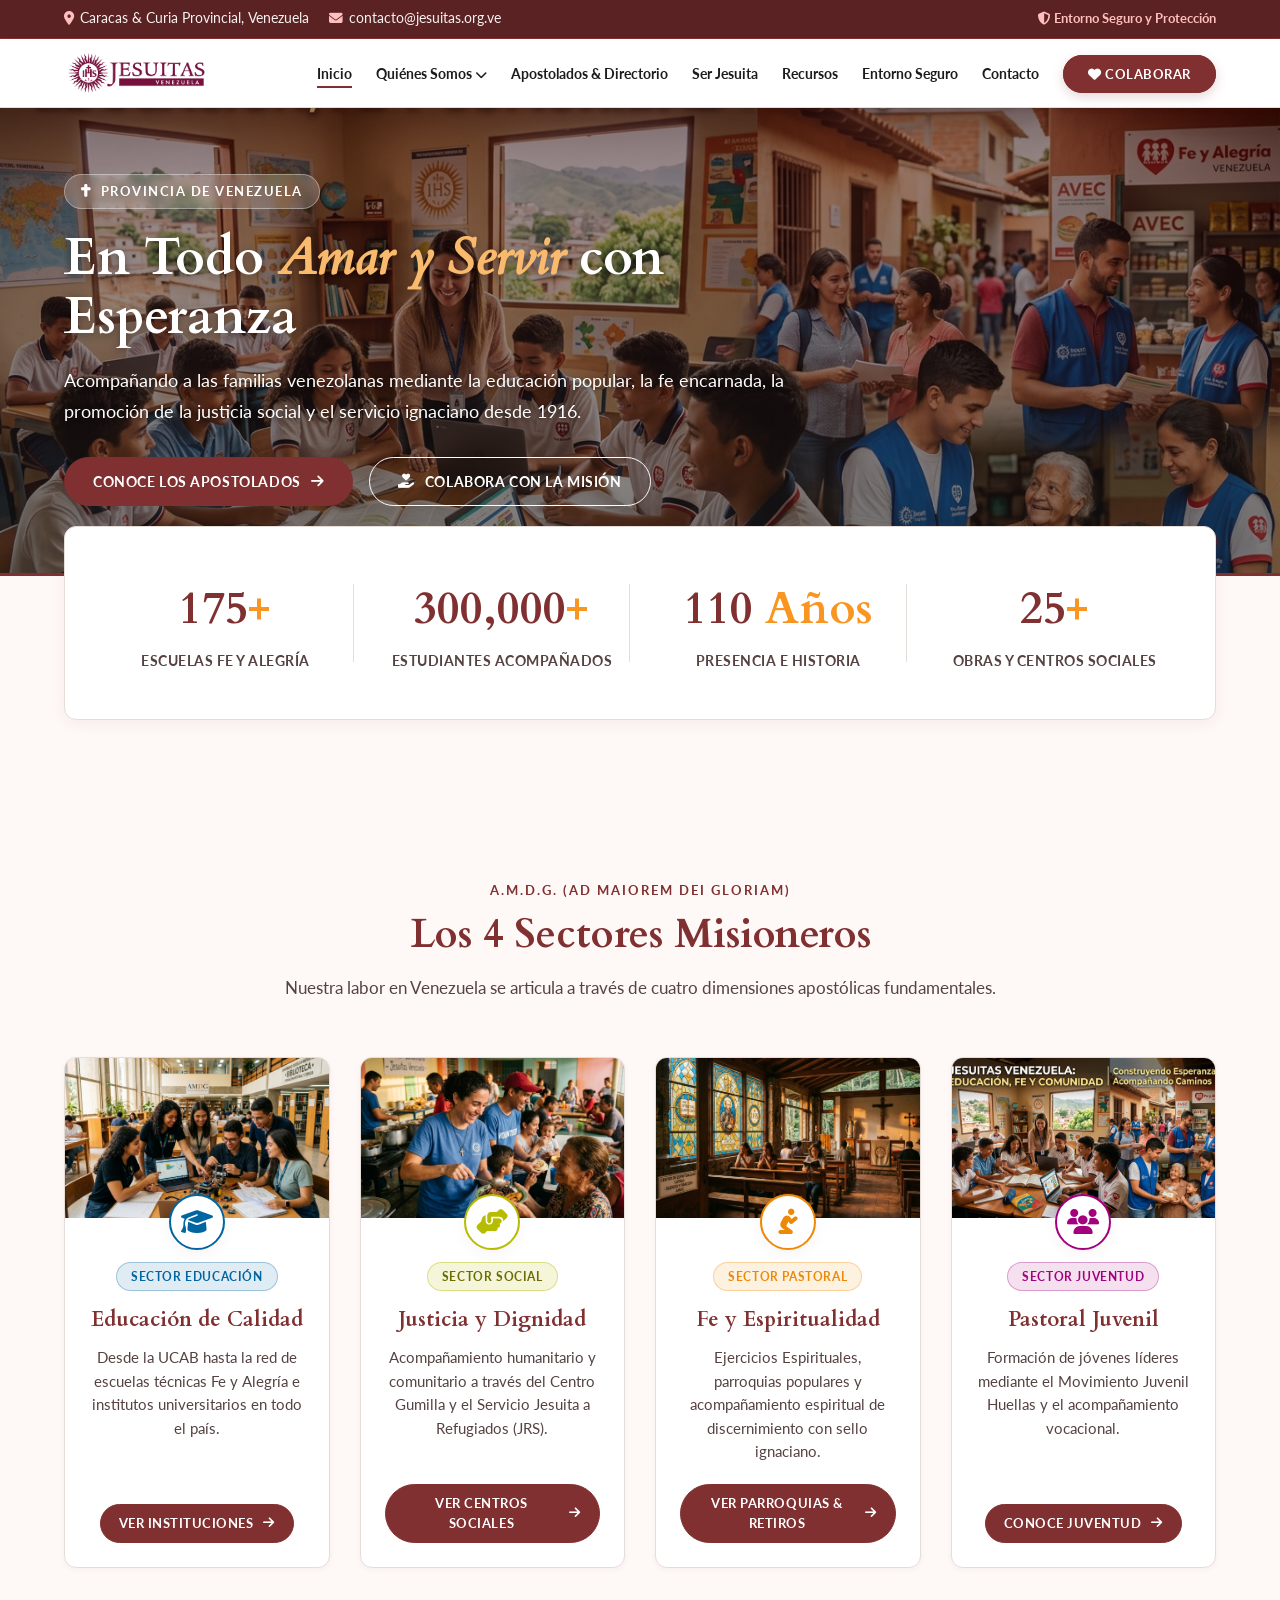
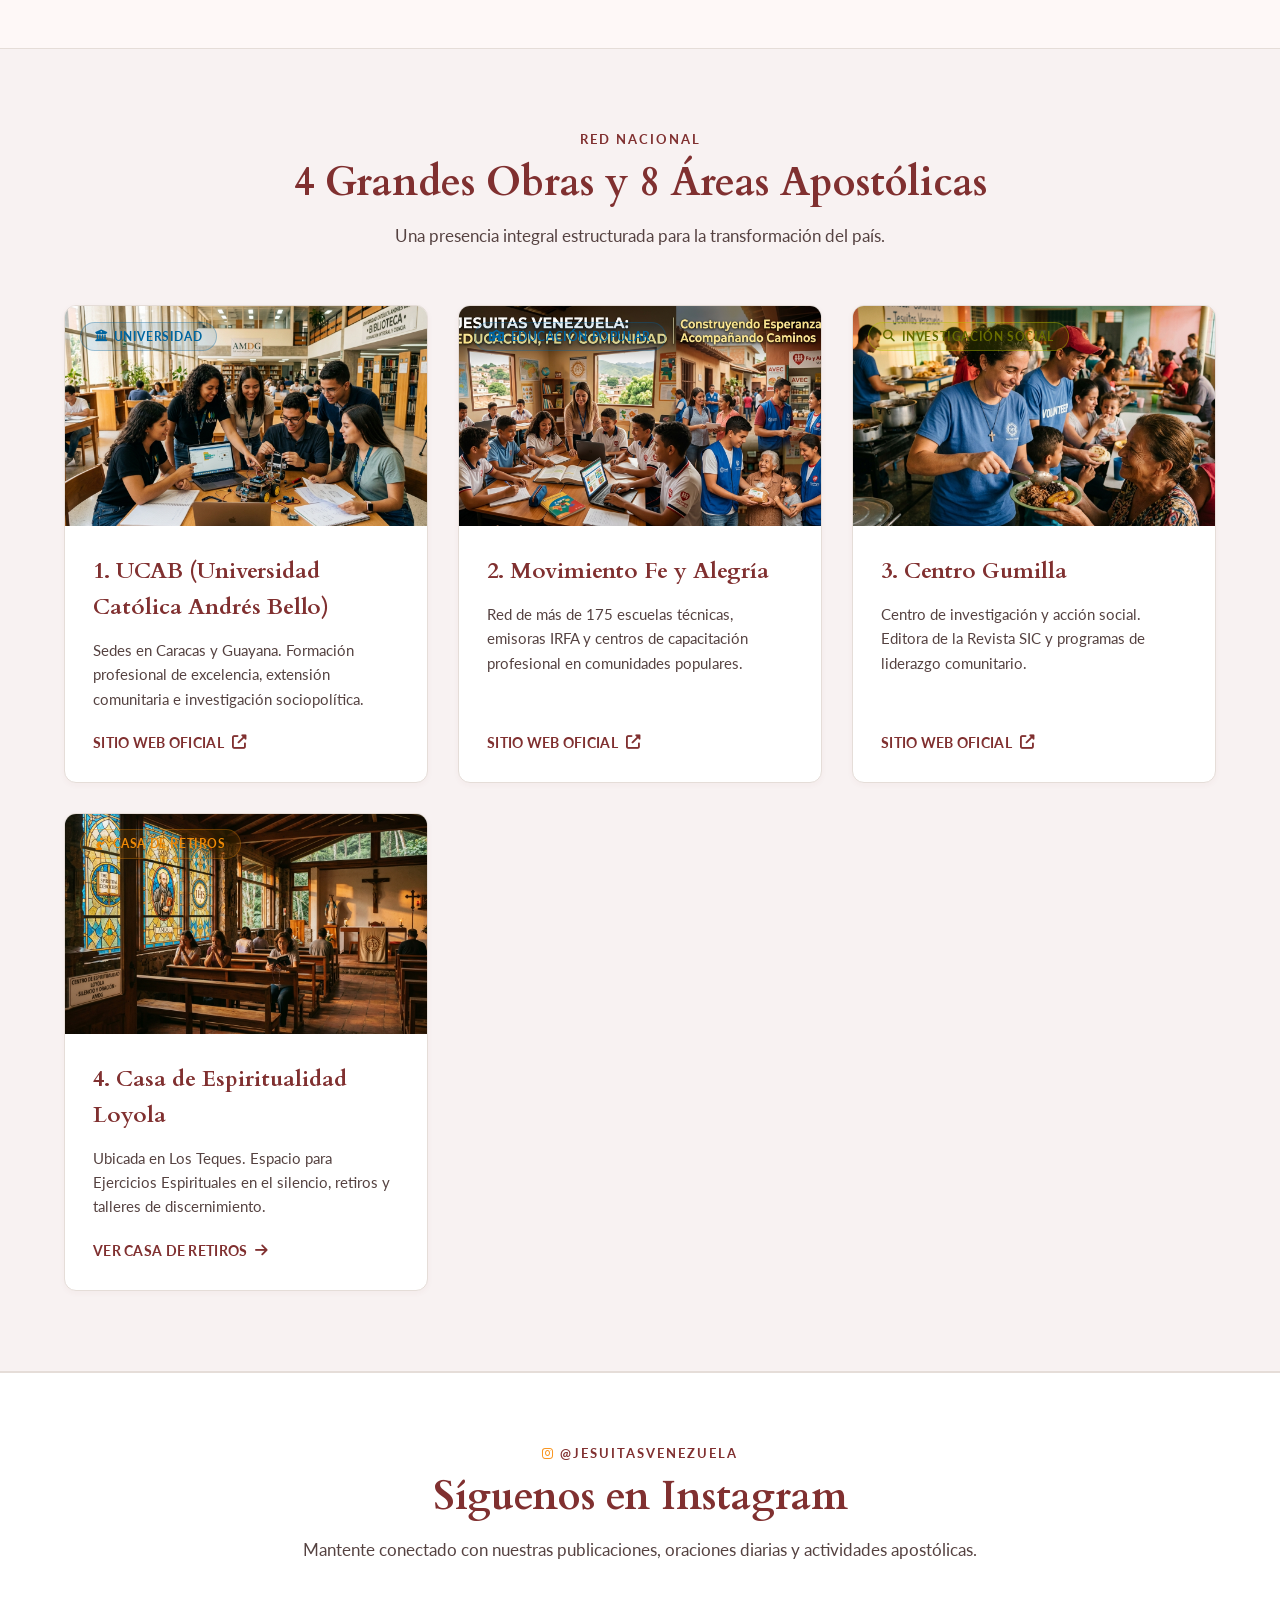
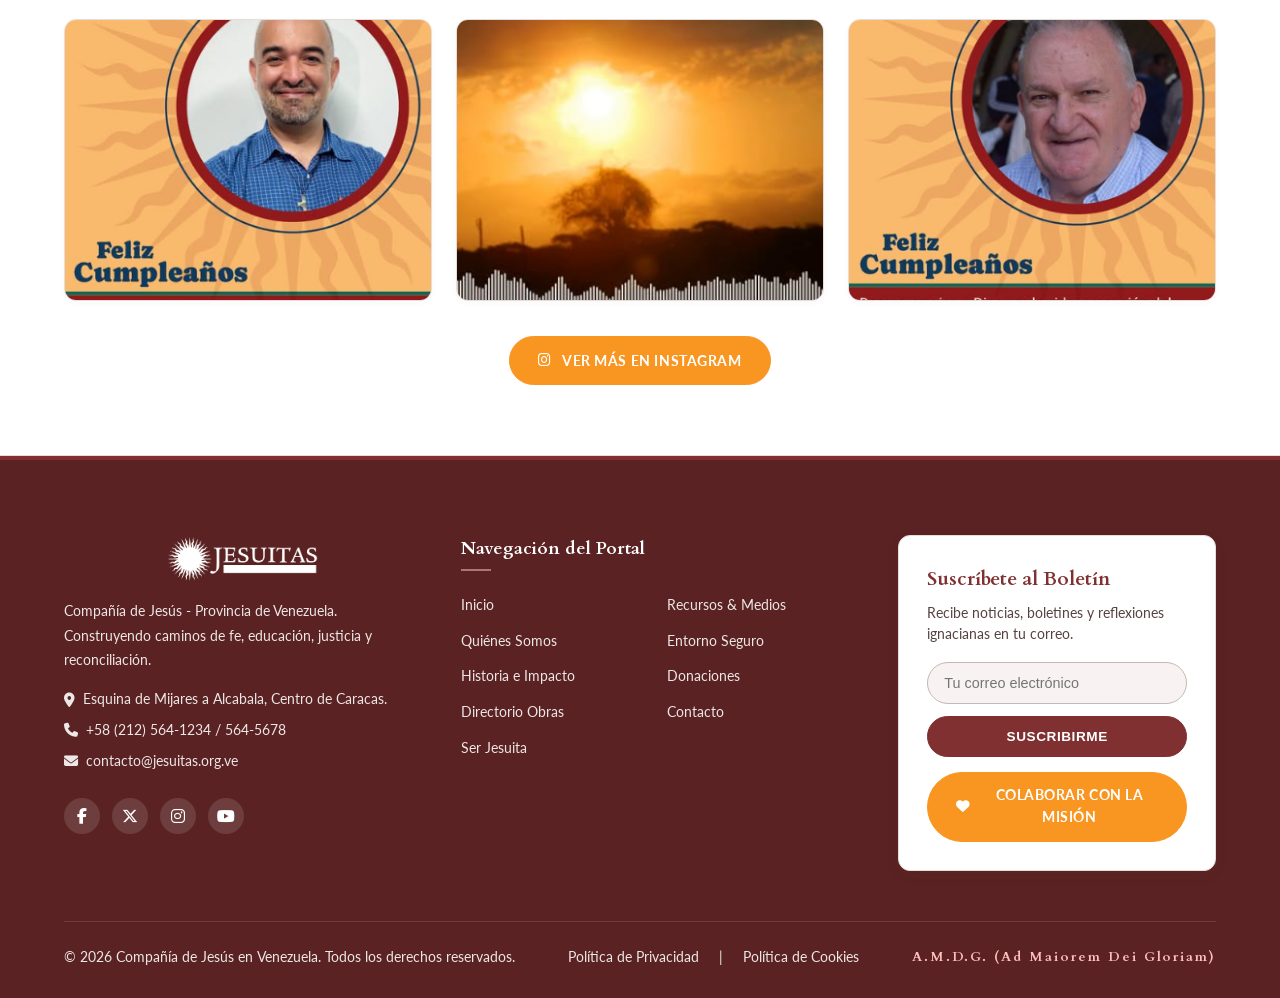
<file: index.html>
<!DOCTYPE html>
<html lang="es">
<head>
  <meta charset="UTF-8">
  <meta name="viewport" content="width=device-width, initial-scale=1.0">
  <title>Jesuitas Venezuela | En Todo Amar y Servir</title>
  <meta name="description" content="Portal oficial de la Compañía de Jesús en Venezuela. Educación, Fe, Justicia Social, Entorno Seguro y Juventud.">
  <link rel="stylesheet" href="https://cdnjs.cloudflare.com/ajax/libs/font-awesome/6.5.1/css/all.min.css">
  <link rel="stylesheet" href="styles.css">
</head>
<body>

  <!-- Top Announcement Bar -->
  <div class="top-bar">
    <div class="container">
      <div class="top-info">
        <span><i class="fas fa-map-marker-alt" style="color: var(--secondary-container);"></i> Caracas & Curia Provincial, Venezuela</span>
        <span><i class="fas fa-envelope" style="color: var(--secondary-container);"></i> contacto@jesuitas.org.ve</span>
      </div>
      <div class="top-actions">
        <a href="proteccion-menores.html" style="color: var(--secondary-container); font-weight: 700; font-size: 0.82rem;"><i class="fas fa-shield-alt"></i> Entorno Seguro y Protección</a>
      </div>
    </div>
  </div>

  <!-- Header Navigation with Official Logo & Dropdown -->
  <header class="header">
    <div class="container">
      <nav class="navbar">
        <a href="index.html" class="brand-logo">
          <img src="images/Jesuitas_Venezuela_id68woPJPy_1.png" alt="Jesuitas Venezuela" class="brand-logo-img">
        </a>

        <ul class="nav-links" id="navLinks">
          <li><a href="index.html" class="active">Inicio</a></li>
          <li class="dropdown">
            <a href="quienes-somos.html">Quiénes Somos <i class="fas fa-chevron-down" style="font-size: 0.75rem;"></i></a>
            <ul class="dropdown-menu">
              <li><a href="quienes-somos.html">Identidad y Carisma</a></li>
              <li><a href="historia-impacto.html">Historia e Impacto (1916-2026)</a></li>
            </ul>
          </li>
          <li><a href="directorio.html">Apostolados & Directorio</a></li>
          <li><a href="ser-jesuita.html">Ser Jesuita</a></li>
          <li><a href="recursos.html">Recursos</a></li>
          <li><a href="proteccion-menores.html">Entorno Seguro</a></li>
          <li><a href="contacto.html">Contacto</a></li>
          <li><a href="donar.html" class="btn-donate-nav"><i class="fas fa-heart"></i> Colaborar</a></li>
        </ul>

        <div class="mobile-menu-toggle" id="mobileMenuToggle">
          <i class="fas fa-bars"></i>
        </div>
      </nav>
    </div>
  </header>

  <!-- Hero Section with Lighter Transparency -->
  <section class="hero-section" id="inicio">
    <div class="container">
      <div class="hero-content">
        <div class="hero-tag">
          <i class="fas fa-cross"></i> Provincia de Venezuela
        </div>
        <h1 class="hero-title">En Todo <span>Amar y Servir</span> con Esperanza</h1>
        <p class="hero-description">
          Acompañando a las familias venezolanas mediante la educación popular, la fe encarnada, la promoción de la justicia social y el servicio ignaciano desde 1916.
        </p>
        <div class="hero-cta-group">
          <a href="directorio.html" class="btn-primary">
            Conoce los Apostolados <i class="fas fa-arrow-right"></i>
          </a>
          <a href="donar.html" class="btn-secondary">
            <i class="fas fa-hand-holding-heart"></i> Colabora con la Misión
          </a>
        </div>
      </div>
    </div>
  </section>

  <!-- Stats Section -->
  <div class="container">
    <section class="stats-section">
      <div class="stats-grid">
        <div class="stat-item">
          <div class="stat-number" data-target="175" data-suffix="+">0</div>
          <div class="stat-label">Escuelas Fe y Alegría</div>
        </div>
        <div class="stat-item">
          <div class="stat-number" data-target="300000" data-suffix="+">0</div>
          <div class="stat-label">Estudiantes Acompañados</div>
        </div>
        <div class="stat-item">
          <div class="stat-number" data-target="110" data-suffix=" Años">0</div>
          <div class="stat-label">Presencia e Historia</div>
        </div>
        <div class="stat-item">
          <div class="stat-number" data-target="25" data-suffix="+">0</div>
          <div class="stat-label">Obras y Centros Sociales</div>
        </div>
      </div>
    </section>
  </div>

  <!-- Sectores Apostólicos (Tarjetas centradas con Banners superiores) -->
  <section class="section" id="sectores">
    <div class="container">
      <div class="section-header">
        <span class="subtitle-badge">A.M.D.G. (Ad Maiorem Dei Gloriam)</span>
        <h2 class="section-title">Los 4 Sectores Misioneros</h2>
        <p class="section-description">
          Nuestra labor en Venezuela se articula a través de cuatro dimensiones apostólicas fundamentales.
        </p>
      </div>

      <div class="obras-grid" style="grid-template-columns: repeat(auto-fit, minmax(260px, 1fr));">
        <!-- Sector Educación -->
        <article class="sector-card-banner">
          <img src="images/obra_educacion.jpg" alt="Sector Educación" class="sector-banner-img">
          <div class="sector-card-body">
            <div class="sector-icon-box educacion">
              <i class="fas fa-graduation-cap"></i>
            </div>
            <span class="sector-chip educacion" style="margin-bottom: 12px;">Sector Educación</span>
            <h3>Educación de Calidad</h3>
            <p>Desde la UCAB hasta la red de escuelas técnicas Fe y Alegría e institutos universitarios en todo el país.</p>
            <a href="directorio.html?cat=educacion" class="btn-primary" style="font-size: 0.8rem; padding: 8px 18px;">
              Ver Instituciones <i class="fas fa-arrow-right"></i>
            </a>
          </div>
        </article>

        <!-- Sector Social -->
        <article class="sector-card-banner">
          <img src="images/obra_social.jpg" alt="Sector Social" class="sector-banner-img">
          <div class="sector-card-body">
            <div class="sector-icon-box social">
              <i class="fas fa-hands-helping"></i>
            </div>
            <span class="sector-chip social" style="margin-bottom: 12px;">Sector Social</span>
            <h3>Justicia y Dignidad</h3>
            <p>Acompañamiento humanitario y comunitario a través del Centro Gumilla y el Servicio Jesuita a Refugiados (JRS).</p>
            <a href="directorio.html?cat=social" class="btn-primary" style="font-size: 0.8rem; padding: 8px 18px;">
              Ver Centros Sociales <i class="fas fa-arrow-right"></i>
            </a>
          </div>
        </article>

        <!-- Sector Pastoral -->
        <article class="sector-card-banner">
          <img src="images/obra_espiritualidad.jpg" alt="Sector Pastoral" class="sector-banner-img">
          <div class="sector-card-body">
            <div class="sector-icon-box pastoral">
              <i class="fas fa-pray"></i>
            </div>
            <span class="sector-chip pastoral" style="margin-bottom: 12px;">Sector Pastoral</span>
            <h3>Fe y Espiritualidad</h3>
            <p>Ejercicios Espirituales, parroquias populares y acompañamiento espiritual de discernimiento con sello ignaciano.</p>
            <a href="directorio.html?cat=espiritualidad" class="btn-primary" style="font-size: 0.8rem; padding: 8px 18px;">
              Ver Parroquias & Retiros <i class="fas fa-arrow-right"></i>
            </a>
          </div>
        </article>

        <!-- Sector Juventud -->
        <article class="sector-card-banner">
          <img src="images/hero_banner.jpg" alt="Sector Juventud" class="sector-banner-img">
          <div class="sector-card-body">
            <div class="sector-icon-box juventud">
              <i class="fas fa-users"></i>
            </div>
            <span class="sector-chip juventud" style="margin-bottom: 12px;">Sector Juventud</span>
            <h3>Pastoral Juvenil</h3>
            <p>Formación de jóvenes líderes mediante el Movimiento Juvenil Huellas y el acompañamiento vocacional.</p>
            <a href="ser-jesuita.html" class="btn-primary" style="font-size: 0.8rem; padding: 8px 18px;">
              Conoce Juventud <i class="fas fa-arrow-right"></i>
            </a>
          </div>
        </article>
      </div>
    </div>
  </section>

  <!-- Detalle de 4 Obras y 8 Áreas Apostólicas (Grid Interactivo de Obras) -->
  <section class="section" id="obras" style="background-color: var(--surface-container-low); border-top: 1px solid var(--border-subtle); border-bottom: 1px solid var(--border-subtle);">
    <div class="container">
      <div class="section-header">
        <span class="subtitle-badge">Red Nacional</span>
        <h2 class="section-title">4 Grandes Obras y 8 Áreas Apostólicas</h2>
        <p class="section-description">Una presencia integral estructurada para la transformación del país.</p>
      </div>

      <div class="obras-grid">
        <article class="obra-card">
          <div class="obra-img-wrapper">
            <div class="obra-category-tag"><span class="sector-chip educacion"><i class="fas fa-university"></i> Universidad</span></div>
            <img src="images/obra_educacion.jpg" alt="UCAB">
          </div>
          <div class="obra-body">
            <h3>1. UCAB (Universidad Católica Andrés Bello)</h3>
            <p>Sedes en Caracas y Guayana. Formación profesional de excelencia, extensión comunitaria e investigación sociopolítica.</p>
            <a href="https://www.ucab.edu.ve" target="_blank" class="obra-link">Sitio Web Oficial <i class="fas fa-external-link-alt"></i></a>
          </div>
        </article>

        <article class="obra-card">
          <div class="obra-img-wrapper">
            <div class="obra-category-tag"><span class="sector-chip educacion"><i class="fas fa-school"></i> Educación Popular</span></div>
            <img src="images/hero_banner.jpg" alt="Fe y Alegría">
          </div>
          <div class="obra-body">
            <h3>2. Movimiento Fe y Alegría</h3>
            <p>Red de más de 175 escuelas técnicas, emisoras IRFA y centros de capacitación profesional en comunidades populares.</p>
            <a href="https://www.feyalegria.org/venezuela" target="_blank" class="obra-link">Sitio Web Oficial <i class="fas fa-external-link-alt"></i></a>
          </div>
        </article>

        <article class="obra-card">
          <div class="obra-img-wrapper">
            <div class="obra-category-tag"><span class="sector-chip social"><i class="fas fa-search"></i> Investigación Social</span></div>
            <img src="images/obra_social.jpg" alt="Centro Gumilla">
          </div>
          <div class="obra-body">
            <h3>3. Centro Gumilla</h3>
            <p>Centro de investigación y acción social. Editora de la Revista SIC y programas de liderazgo comunitario.</p>
            <a href="https://www.gumilla.org" target="_blank" class="obra-link">Sitio Web Oficial <i class="fas fa-external-link-alt"></i></a>
          </div>
        </article>

        <article class="obra-card">
          <div class="obra-img-wrapper">
            <div class="obra-category-tag"><span class="sector-chip pastoral"><i class="fas fa-pray"></i> Casa de Retiros</span></div>
            <img src="images/obra_espiritualidad.jpg" alt="Casa Loyola">
          </div>
          <div class="obra-body">
            <h3>4. Casa de Espiritualidad Loyola</h3>
            <p>Ubicada en Los Teques. Espacio para Ejercicios Espirituales en el silencio, retiros y talleres de discernimiento.</p>
            <a href="directorio.html" class="obra-link">Ver Casa de Retiros <i class="fas fa-arrow-right"></i></a>
          </div>
        </article>
      </div>
    </div>
  </section>

  <!-- Feed de Instagram Integrado (Simulado con imágenes del usuario) -->
  <section class="instagram-section">
    <div class="container">
      <div class="section-header">
        <span class="subtitle-badge"><i class="fab fa-instagram" style="color: var(--accent-orange);"></i> @jesuitasvenezuela</span>
        <h2 class="section-title">Síguenos en Instagram</h2>
        <p class="section-description">Mantente conectado con nuestras publicaciones, oraciones diarias y actividades apostólicas.</p>
      </div>

      <div class="instagram-feed-grid">
        <article class="ig-card">
          <img src="images/ig1.png" alt="Publicación Instagram Jesuitas Venezuela 1">
          <div class="ig-overlay">
            <span style="font-size: 0.8rem; text-transform: uppercase; letter-spacing: 1px; color: var(--accent-yellow);"><i class="fab fa-instagram"></i> Instagram</span>
            <p style="font-size: 0.9rem; font-weight: 700; margin-top: 4px;">Reflexión y acompañamiento en nuestras obras en Venezuela.</p>
          </div>
        </article>

        <article class="ig-card">
          <img src="images/ig2.png" alt="Publicación Instagram Jesuitas Venezuela 2">
          <div class="ig-overlay">
            <span style="font-size: 0.8rem; text-transform: uppercase; letter-spacing: 1px; color: var(--accent-yellow);"><i class="fab fa-instagram"></i> Instagram</span>
            <p style="font-size: 0.9rem; font-weight: 700; margin-top: 4px;">Formación integral y fe viva en la comunidad.</p>
          </div>
        </article>

        <article class="ig-card">
          <img src="images/ig3.png" alt="Publicación Instagram Jesuitas Venezuela 3">
          <div class="ig-overlay">
            <span style="font-size: 0.8rem; text-transform: uppercase; letter-spacing: 1px; color: var(--accent-yellow);"><i class="fab fa-instagram"></i> Instagram</span>
            <p style="font-size: 0.9rem; font-weight: 700; margin-top: 4px;">Oración diaria y discernimiento ignaciano.</p>
          </div>
        </article>
      </div>

      <div style="text-align: center; margin-top: 35px;">
        <a href="https://instagram.com" target="_blank" class="btn-primary" style="background-color: var(--accent-orange); border-color: var(--accent-orange);">
          <i class="fab fa-instagram"></i> Ver más en Instagram
        </a>
      </div>
    </div>
  </section>

  <!-- Redesigned Footer -->
  <footer class="footer">
    <div class="container">
      <div class="footer-grid">
        <!-- Logo + Contact Info + Socials -->
        <div class="footer-brand">
          <img src="images/Jesuitas_Venezuela_id68woPJPy_1.png" alt="Jesuitas Venezuela" class="footer-logo-img">
          <p>
            Compañía de Jesús - Provincia de Venezuela.<br>
            Construyendo caminos de fe, educación, justicia y reconciliación.
          </p>
          <div class="footer-contact-info">
            <span><i class="fas fa-map-marker-alt"></i> Esquina de Mijares a Alcabala, Centro de Caracas.</span>
            <span><i class="fas fa-phone"></i> +58 (212) 564-1234 / 564-5678</span>
            <span><i class="fas fa-envelope"></i> contacto@jesuitas.org.ve</span>
          </div>
          <div class="footer-social-links">
            <a href="#" aria-label="Facebook"><i class="fab fa-facebook-f"></i></a>
            <a href="#" aria-label="Twitter"><i class="fab fa-x-twitter"></i></a>
            <a href="#" aria-label="Instagram"><i class="fab fa-instagram"></i></a>
            <a href="#" aria-label="YouTube"><i class="fab fa-youtube"></i></a>
          </div>
        </div>

        <!-- Navigation Divided in 2 Columns -->
        <div>
          <h3 class="footer-title">Navegación del Portal</h3>
          <div class="footer-nav-two-columns">
            <ul class="footer-links">
              <li><a href="index.html">Inicio</a></li>
              <li><a href="quienes-somos.html">Quiénes Somos</a></li>
              <li><a href="historia-impacto.html">Historia e Impacto</a></li>
              <li><a href="directorio.html">Directorio Obras</a></li>
              <li><a href="ser-jesuita.html">Ser Jesuita</a></li>
            </ul>
            <ul class="footer-links">
              <li><a href="recursos.html">Recursos & Medios</a></li>
              <li><a href="proteccion-menores.html">Entorno Seguro</a></li>
              <li><a href="donar.html">Donaciones</a></li>
              <li><a href="contacto.html">Contacto</a></li>
            </ul>
          </div>
        </div>

        <!-- White Card for Newsletter + Colaborar Button -->
        <div>
          <div class="footer-newsletter-card">
            <h3>Suscríbete al Boletín</h3>
            <p>Recibe noticias, boletines y reflexiones ignacianas en tu correo.</p>
            <form onsubmit="event.preventDefault(); alert('¡Gracias por suscribirte!');">
              <input type="email" placeholder="Tu correo electrónico" required>
              <button class="btn-primary" style="width: 100%; justify-content: center; font-size: 0.85rem;">
                Suscribirme
              </button>
            </form>

            <div style="margin-top: 15px; text-align: center;">
              <a href="donar.html" class="btn-primary" style="width: 100%; justify-content: center; background-color: var(--accent-orange); border-color: var(--accent-orange); font-size: 0.85rem;">
                <i class="fas fa-heart"></i> Colaborar con la Misión
              </a>
            </div>
          </div>
        </div>
      </div>

      <div class="footer-bottom">
        <div>
          &copy; 2026 Compañía de Jesús en Venezuela. Todos los derechos reservados.
        </div>
        <div class="footer-legal-links">
          <a href="privacidad.html">Política de Privacidad</a> |
          <a href="cookies.html">Política de Cookies</a>
        </div>
        <div class="amdg-tag">
          A.M.D.G. (Ad Maiorem Dei Gloriam)
        </div>
      </div>
    </div>
  </footer>

  <script src="app.js"></script>
</body>
</html>
</file>
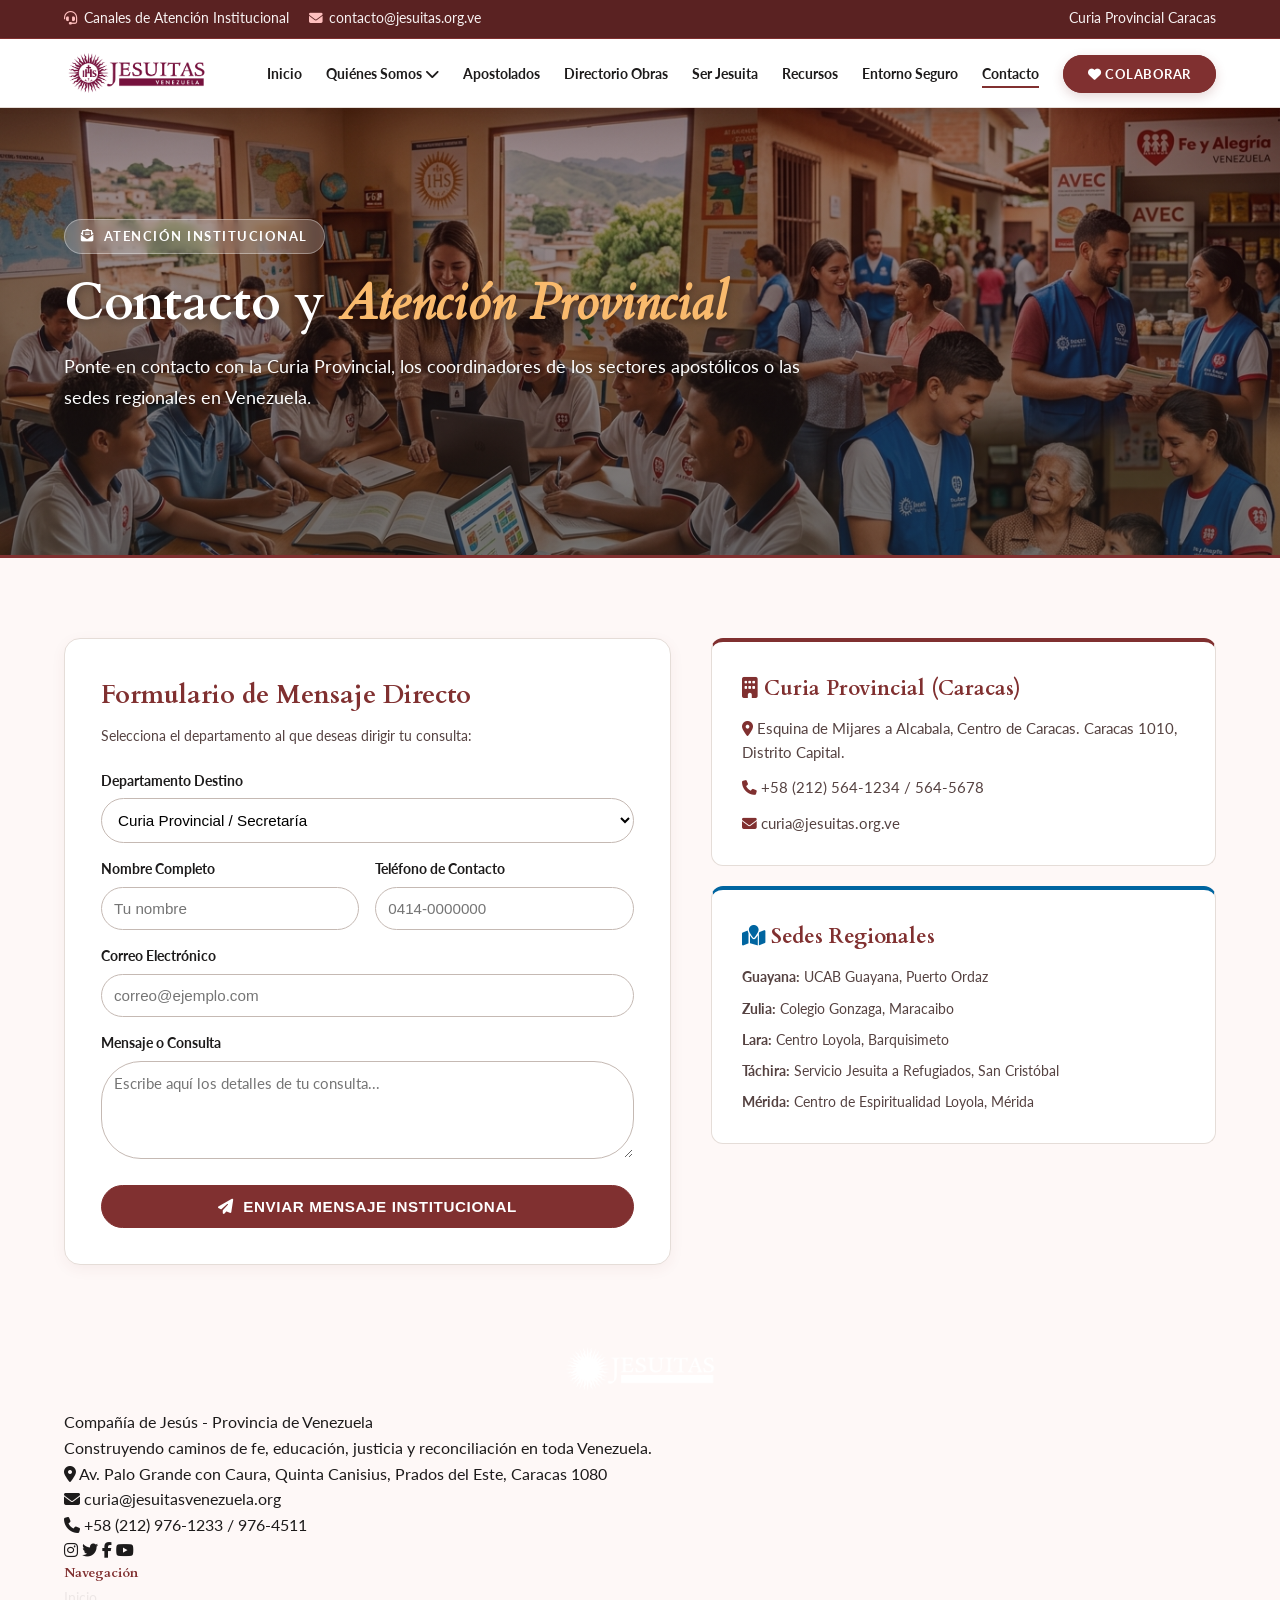
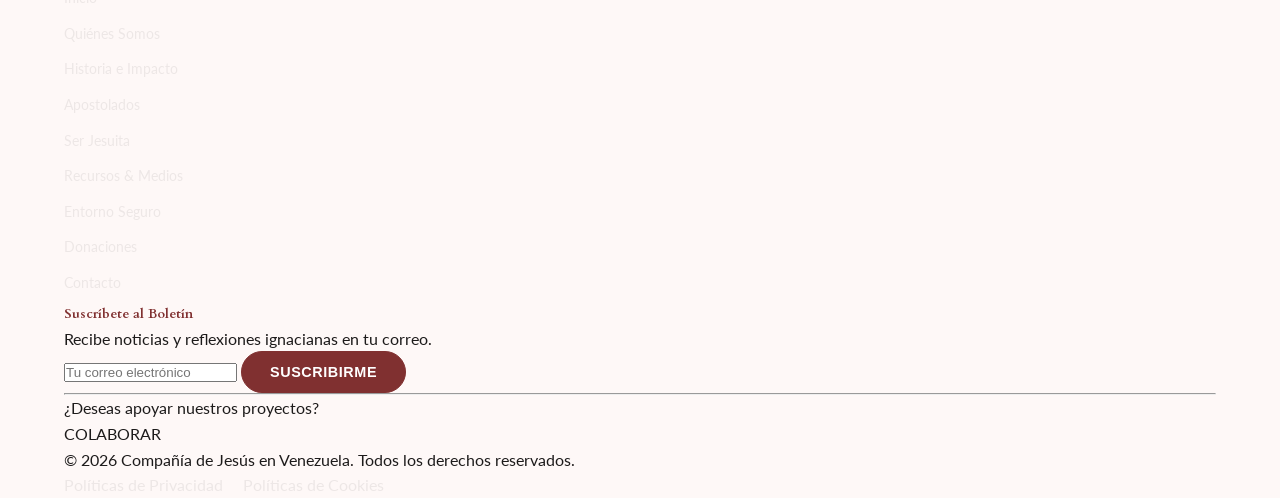
<file: contacto.html>
<!DOCTYPE html>
<html lang="es">
<head>
  <meta charset="UTF-8">
  <meta name="viewport" content="width=device-width, initial-scale=1.0">
  <title>Contacto y Atención | Jesuitas Venezuela</title>
  <meta name="description" content="Canales de atención directa, directorio de curia y atención por regiones de la Compañía de Jesús en Venezuela.">
  <link rel="stylesheet" href="https://cdnjs.cloudflare.com/ajax/libs/font-awesome/6.5.1/css/all.min.css">
  <link rel="stylesheet" href="styles.css">
</head>
<body>

  <div class="top-bar">
    <div class="container">
      <div class="top-info">
        <span><i class="fas fa-headset" style="color: var(--secondary-container);"></i> Canales de Atención Institucional</span>
        <span><i class="fas fa-envelope" style="color: var(--secondary-container);"></i> contacto@jesuitas.org.ve</span>
      </div>
      <div class="top-actions">
        <span>Curia Provincial Caracas</span>
      </div>
    </div>
  </div>

  <header class="header">
    <div class="container">
      <nav class="navbar">
        <a href="index.html" class="brand-logo">
          <img src="images/Jesuitas_Venezuela_id68woPJPy_1.png" alt="Jesuitas Venezuela" class="brand-logo-img">
        </a>

        <ul class="nav-links" id="navLinks">
          <li><a href="index.html">Inicio</a></li>
          <li class="nav-item has-dropdown">
            <a href="quienes-somos.html" class="nav-link">Quiénes Somos <i class="fas fa-chevron-down opacity-75 fs-xs ms-1"></i></a>
            <ul class="dropdown-menu">
              <li><a href="quienes-somos.html">Quiénes Somos</a></li>
              <li><a href="historia-impacto.html">Historia e Impacto</a></li>
            </ul>
          </li>
          <li><a href="directorio.html">Apostolados</a></li>
          <li><a href="directorio.html">Directorio Obras</a></li>
          <li><a href="ser-jesuita.html">Ser Jesuita</a></li>
          <li><a href="recursos.html">Recursos</a></li>
          <li><a href="proteccion-menores.html">Entorno Seguro</a></li>
          <li><a href="contacto.html" class="active">Contacto</a></li>
          <li><a href="donar.html" class="btn-donate-nav"><i class="fas fa-heart"></i> Colaborar</a></li>
        </ul>

        <div class="mobile-menu-toggle" id="mobileMenuToggle">
          <i class="fas fa-bars"></i>
        </div>
      </nav>
    </div>
  </header>

  <section class="hero-section" style="min-height: 50vh; background: linear-gradient(rgba(40, 1, 6, 0.45), rgba(29, 27, 27, 0.6)), url('images/hero_banner.jpg') center/cover no-repeat;">
    <div class="container">
      <div class="hero-content">
        <div class="hero-tag">
          <i class="fas fa-envelope-open-text"></i> Atención Institucional
        </div>
        <h1 class="hero-title">Contacto y <span>Atención Provincial</span></h1>
        <p class="hero-description">
          Ponte en contacto con la Curia Provincial, los coordinadores de los sectores apostólicos o las sedes regionales en Venezuela.
        </p>
      </div>
    </div>
  </section>

  <section class="section">
    <div class="container">
      <div style="display: grid; grid-template-columns: 1.2fr 1fr; gap: 40px;" class="contact-grid">
        <div style="background: var(--surface-pure); padding: 36px; border-radius: var(--radius-lg); border: 1px solid var(--border-subtle); box-shadow: var(--elevation-2);">
          <h3 style="font-size: 1.6rem; margin-bottom: 8px; font-family: var(--font-serif); color: var(--primary-sanguine);">Formulario de Mensaje Directo</h3>
          <p style="color: var(--text-muted); font-size: 0.9rem; margin-bottom: 24px;">Selecciona el departamento al que deseas dirigir tu consulta:</p>

          <form onsubmit="event.preventDefault(); alert('¡Gracias por tu mensaje! Tu consulta ha sido enviada al departamento seleccionado.');">
            <div style="margin-bottom: 16px;">
              <label style="display: block; font-size: 0.85rem; font-weight: 700; margin-bottom: 6px;">Departamento Destino</label>
              <select style="width: 100%; padding: 12px; border: 1px solid var(--border-strong); border-radius: var(--radius-sm); font-size: 0.95rem; background: #FFF;">
                <option>Curia Provincial / Secretaría</option>
                <option>Sector Educación (UCAB / Fe y Alegría / Colegios)</option>
                <option>Sector Social (Centro Gumilla / JRS)</option>
                <option>Sector Pastoral (Parroquias y Retiros)</option>
                <option>Promoción Vocacional</option>
                <option>Donaciones y Medios</option>
              </select>
            </div>

            <div style="display: grid; grid-template-columns: 1fr 1fr; gap: 16px; margin-bottom: 16px;">
              <div>
                <label style="display: block; font-size: 0.85rem; font-weight: 700; margin-bottom: 6px;">Nombre Completo</label>
                <input type="text" required placeholder="Tu nombre" style="width: 100%; padding: 12px; border: 1px solid var(--border-strong); border-radius: var(--radius-sm); font-size: 0.95rem;">
              </div>

              <div>
                <label style="display: block; font-size: 0.85rem; font-weight: 700; margin-bottom: 6px;">Teléfono de Contacto</label>
                <input type="tel" placeholder="0414-0000000" style="width: 100%; padding: 12px; border: 1px solid var(--border-strong); border-radius: var(--radius-sm); font-size: 0.95rem;">
              </div>
            </div>

            <div style="margin-bottom: 16px;">
              <label style="display: block; font-size: 0.85rem; font-weight: 700; margin-bottom: 6px;">Correo Electrónico</label>
              <input type="email" required placeholder="correo@ejemplo.com" style="width: 100%; padding: 12px; border: 1px solid var(--border-strong); border-radius: var(--radius-sm); font-size: 0.95rem;">
            </div>

            <div style="margin-bottom: 20px;">
              <label style="display: block; font-size: 0.85rem; font-weight: 700; margin-bottom: 6px;">Mensaje o Consulta</label>
              <textarea rows="4" required placeholder="Escribe aquí los detalles de tu consulta..." style="width: 100%; padding: 12px; border: 1px solid var(--border-strong); border-radius: var(--radius-sm); font-size: 0.95rem; font-family: var(--font-sans);"></textarea>
            </div>

            <button class="btn-primary" style="width: 100%; justify-content: center; font-size: 0.95rem;">
              <i class="fas fa-paper-plane"></i> Enviar Mensaje Institucional
            </button>
          </form>
        </div>

        <div style="display: flex; flex-direction: column; gap: 20px;">
          <div style="background: var(--surface-pure); padding: 30px; border-radius: var(--radius-md); border: 1px solid var(--border-subtle); border-top: 4px solid var(--primary-sanguine);">
            <h3 style="font-size: 1.3rem; margin-bottom: 12px; font-family: var(--font-serif);"><i class="fas fa-building" style="color: var(--primary-sanguine);"></i> Curia Provincial (Caracas)</h3>
            <p style="font-size: 0.92rem; color: var(--text-muted); margin-bottom: 12px;">
              <i class="fas fa-map-marker-alt" style="color: var(--primary-sanguine);"></i> Esquina de Mijares a Alcabala, Centro de Caracas. Caracas 1010, Distrito Capital.
            </p>
            <p style="font-size: 0.92rem; color: var(--text-muted); margin-bottom: 12px;">
              <i class="fas fa-phone" style="color: var(--primary-sanguine);"></i> +58 (212) 564-1234 / 564-5678
            </p>
            <p style="font-size: 0.92rem; color: var(--text-muted);">
              <i class="fas fa-envelope" style="color: var(--primary-sanguine);"></i> curia@jesuitas.org.ve
            </p>
          </div>

          <div style="background: var(--surface-pure); padding: 30px; border-radius: var(--radius-md); border: 1px solid var(--border-subtle); border-top: 4px solid var(--sector-educacion);">
            <h3 style="font-size: 1.3rem; margin-bottom: 12px; font-family: var(--font-serif);"><i class="fas fa-map-marked" style="color: var(--sector-educacion);"></i> Sedes Regionales</h3>
            <ul style="list-style: none; font-size: 0.9rem; color: var(--text-muted); display: flex; flex-direction: column; gap: 8px;">
              <li><strong>Guayana:</strong> UCAB Guayana, Puerto Ordaz</li>
              <li><strong>Zulia:</strong> Colegio Gonzaga, Maracaibo</li>
              <li><strong>Lara:</strong> Centro Loyola, Barquisimeto</li>
              <li><strong>Táchira:</strong> Servicio Jesuita a Refugiados, San Cristóbal</li>
              <li><strong>Mérida:</strong> Centro de Espiritualidad Loyola, Mérida</li>
            </ul>
          </div>
        </div>
      </div>
    </div>
  </section>

  <footer class="main-footer pt-5 pb-4">
    <div class="container container-custom">
      <div class="row g-4 align-items-start pb-4 border-bottom border-light-subtle">
        <!-- Col 1: Logo & Contact Info -->
        <div class="col-lg-4 col-md-6 me-auto">
          <a href="index.html" class="footer-brand d-inline-block mb-3">
            <img src="images/Jesuitas_Venezuela_id68woPJPy_1.png" alt="Jesuitas Venezuela" class="footer-logo-img mb-2">
            <span class="d-block text-white opacity-75 small">Compañía de Jesús - Provincia de Venezuela</span>
          </a>
          <p class="text-white-50 small mb-3">
            Construyendo caminos de fe, educación, justicia y reconciliación en toda Venezuela.
          </p>
          <div class="contact-info text-white-50 small">
            <p class="mb-1"><i class="fas fa-map-marker-alt me-2 text-gold"></i> Av. Palo Grande con Caura, Quinta Canisius, Prados del Este, Caracas 1080</p>
            <p class="mb-1"><i class="fas fa-envelope me-2 text-gold"></i> curia@jesuitasvenezuela.org</p>
            <p class="mb-3"><i class="fas fa-phone me-2 text-gold"></i> +58 (212) 976-1233 / 976-4511</p>
          </div>
          <div class="social-links d-flex gap-2">
            <a href="https://www.instagram.com/jesuitasvenezuela/" target="_blank" class="social-icon" aria-label="Instagram"><i class="fab fa-instagram"></i></a>
            <a href="https://twitter.com/JesuitasVzla" target="_blank" class="social-icon" aria-label="Twitter"><i class="fab fa-twitter"></i></a>
            <a href="https://www.facebook.com/JesuitasVenezuela/" target="_blank" class="social-icon" aria-label="Facebook"><i class="fab fa-facebook-f"></i></a>
            <a href="https://www.youtube.com/@JesuitasVenezuela" target="_blank" class="social-icon" aria-label="YouTube"><i class="fab fa-youtube"></i></a>
          </div>
        </div>

        <!-- Col 2: Navigation (2 columns) -->
        <div class="col-lg-4 col-md-6">
          <h5 class="footer-heading text-white fw-bold mb-3">Navegación</h5>
          <div class="row">
            <div class="col-6">
              <ul class="list-unstyled footer-links mb-0">
                <li><a href="index.html">Inicio</a></li>
                <li><a href="quienes-somos.html">Quiénes Somos</a></li>
                <li><a href="historia-impacto.html">Historia e Impacto</a></li>
                <li><a href="directorio.html">Apostolados</a></li>
                <li><a href="ser-jesuita.html">Ser Jesuita</a></li>
              </ul>
            </div>
            <div class="col-6">
              <ul class="list-unstyled footer-links mb-0">
                <li><a href="recursos.html">Recursos & Medios</a></li>
                <li><a href="proteccion-menores.html">Entorno Seguro</a></li>
                <li><a href="donar.html">Donaciones</a></li>
                <li><a href="contacto.html">Contacto</a></li>
              </ul>
            </div>
          </div>
        </div>

        <!-- Col 3: White Card Newsletter -->
        <div class="col-lg-3 col-md-12">
          <div class="footer-card bg-white p-4 text-dark shadow-sm">
            <h5 class="fw-bold mb-2 text-dark">Suscríbete al Boletín</h5>
            <p class="small text-muted mb-3">Recibe noticias y reflexiones ignacianas en tu correo.</p>
            <form class="mb-3">
              <input type="email" class="form-control form-control-sm mb-2" placeholder="Tu correo electrónico" required>
              <button type="submit" class="btn btn-primary btn-sm w-100 fw-semibold">SUSCRIBIRME</button>
            </form>
            <hr class="my-3 border-secondary-subtle">
            <div class="text-center">
              <p class="small text-muted mb-2">¿Deseas apoyar nuestros proyectos?</p>
              <a href="donar.html" class="btn btn-outline-primary btn-sm w-100 fw-bold">COLABORAR</a>
            </div>
          </div>
        </div>
      </div>

      <!-- Footer Bottom -->
      <div class="d-flex flex-column flex-md-row justify-content-between align-items-center pt-3 text-white-50 small">
        <p class="mb-2 mb-md-0">&copy; 2026 Compañía de Jesús en Venezuela. Todos los derechos reservados.</p>
        <div class="footer-legal-links">
          <a href="privacidad.html" class="text-white-50 me-3 text-decoration-none">Políticas de Privacidad</a>
          <a href="cookies.html" class="text-white-50 text-decoration-none">Políticas de Cookies</a>
        </div>
      </div>
    </div>
  </footer>

  <script src="app.js"></script>
</body>
</html>
</file>
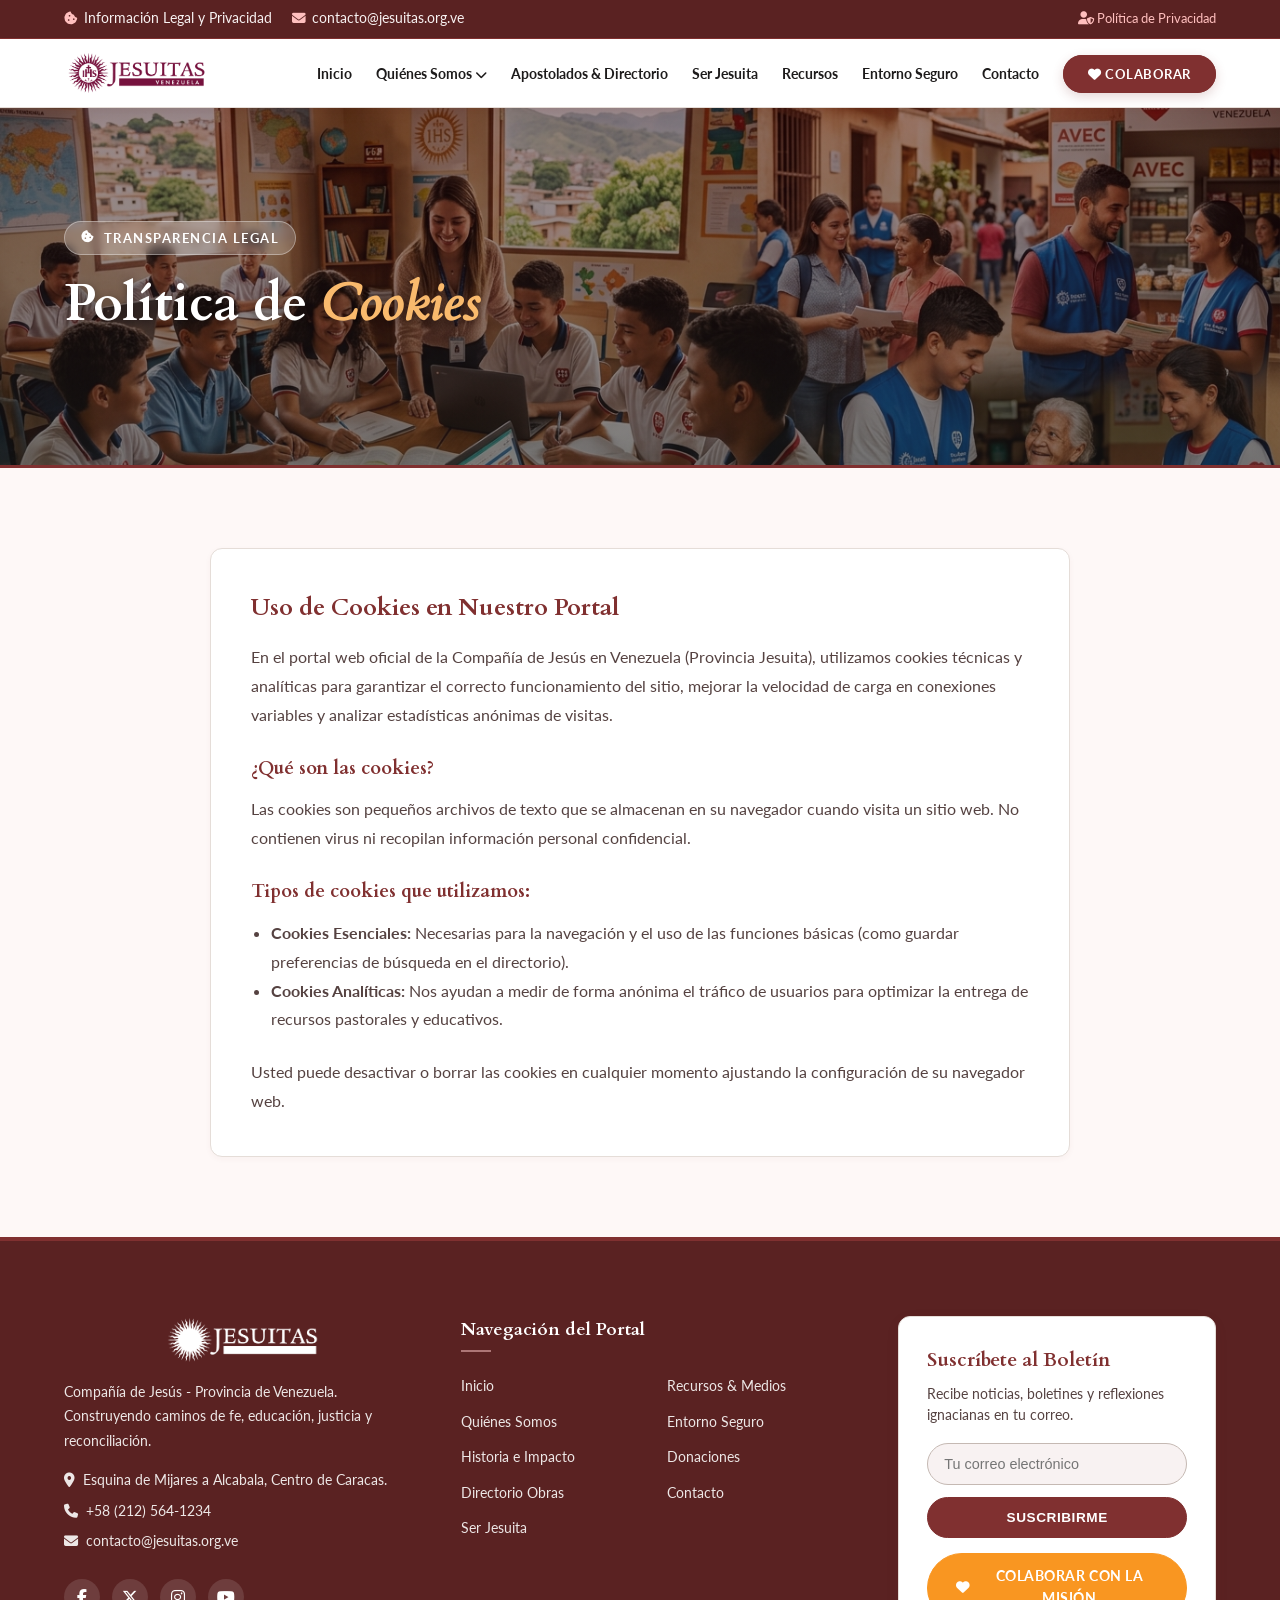
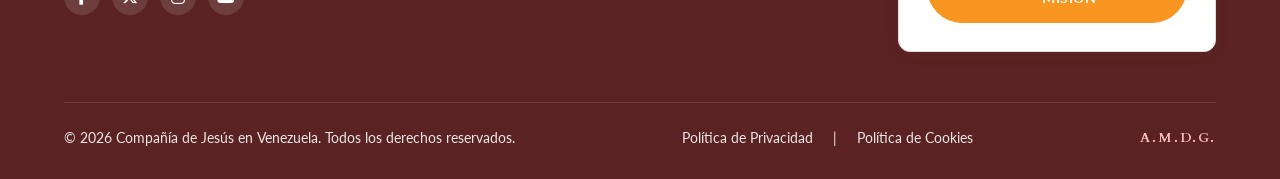
<file: cookies.html>
<!DOCTYPE html>
<html lang="es">
<head>
  <meta charset="UTF-8">
  <meta name="viewport" content="width=device-width, initial-scale=1.0">
  <title>Política de Cookies | Jesuitas Venezuela</title>
  <meta name="description" content="Política de uso de cookies y privacidad de navegación del portal oficial de la Compañía de Jesús en Venezuela.">
  <link rel="stylesheet" href="https://cdnjs.cloudflare.com/ajax/libs/font-awesome/6.5.1/css/all.min.css">
  <link rel="stylesheet" href="styles.css">
</head>
<body>

  <div class="top-bar">
    <div class="container">
      <div class="top-info">
        <span><i class="fas fa-cookie-bite" style="color: var(--secondary-container);"></i> Información Legal y Privacidad</span>
        <span><i class="fas fa-envelope" style="color: var(--secondary-container);"></i> contacto@jesuitas.org.ve</span>
      </div>
      <div class="top-actions">
        <a href="privacidad.html" style="color: var(--secondary-container); font-size: 0.82rem;"><i class="fas fa-user-shield"></i> Política de Privacidad</a>
      </div>
    </div>
  </div>

  <header class="header">
    <div class="container">
      <nav class="navbar">
        <a href="index.html" class="brand-logo">
          <img src="images/Jesuitas_Venezuela_id68woPJPy_1.png" alt="Jesuitas Venezuela" class="brand-logo-img">
        </a>

        <ul class="nav-links" id="navLinks">
          <li><a href="index.html">Inicio</a></li>
          <li class="dropdown">
            <a href="quienes-somos.html">Quiénes Somos <i class="fas fa-chevron-down" style="font-size: 0.75rem;"></i></a>
            <ul class="dropdown-menu">
              <li><a href="quienes-somos.html">Identidad y Carisma</a></li>
              <li><a href="historia-impacto.html">Historia e Impacto (1916-2026)</a></li>
            </ul>
          </li>
          <li><a href="directorio.html">Apostolados & Directorio</a></li>
          <li><a href="ser-jesuita.html">Ser Jesuita</a></li>
          <li><a href="recursos.html">Recursos</a></li>
          <li><a href="proteccion-menores.html">Entorno Seguro</a></li>
          <li><a href="contacto.html">Contacto</a></li>
          <li><a href="donar.html" class="btn-donate-nav"><i class="fas fa-heart"></i> Colaborar</a></li>
        </ul>

        <div class="mobile-menu-toggle" id="mobileMenuToggle">
          <i class="fas fa-bars"></i>
        </div>
      </nav>
    </div>
  </header>

  <section class="hero-section" style="min-height: 40vh; background: linear-gradient(rgba(40, 1, 6, 0.45), rgba(29, 27, 27, 0.55)), url('images/hero_banner.jpg') center/cover no-repeat;">
    <div class="container">
      <div class="hero-content">
        <div class="hero-tag"><i class="fas fa-cookie-bite"></i> Transparencia Legal</div>
        <h1 class="hero-title">Política de <span>Cookies</span></h1>
      </div>
    </div>
  </section>

  <section class="section">
    <div class="container" style="max-width: 860px;">
      <div style="background: var(--surface-pure); padding: 40px; border-radius: var(--radius-md); border: 1px solid var(--border-subtle); box-shadow: var(--elevation-1);">
        <h2 style="font-family: var(--font-serif); margin-bottom: 16px; color: var(--primary-sanguine);">Uso de Cookies en Nuestro Portal</h2>
        <p style="color: var(--text-muted); margin-bottom: 20px; line-height: 1.8;">
          En el portal web oficial de la Compañía de Jesús en Venezuela (Provincia Jesuita), utilizamos cookies técnicas y analíticas para garantizar el correcto funcionamiento del sitio, mejorar la velocidad de carga en conexiones variables y analizar estadísticas anónimas de visitas.
        </p>

        <h3 style="font-family: var(--font-serif); margin: 24px 0 12px 0; color: var(--primary-sanguine);">¿Qué son las cookies?</h3>
        <p style="color: var(--text-muted); margin-bottom: 20px; line-height: 1.8;">
          Las cookies son pequeños archivos de texto que se almacenan en su navegador cuando visita un sitio web. No contienen virus ni recopilan información personal confidencial.
        </p>

        <h3 style="font-family: var(--font-serif); margin: 24px 0 12px 0; color: var(--primary-sanguine);">Tipos de cookies que utilizamos:</h3>
        <ul style="color: var(--text-muted); margin-bottom: 24px; padding-left: 20px; line-height: 1.8;">
          <li><strong>Cookies Esenciales:</strong> Necesarias para la navegación y el uso de las funciones básicas (como guardar preferencias de búsqueda en el directorio).</li>
          <li><strong>Cookies Analíticas:</strong> Nos ayudan a medir de forma anónima el tráfico de usuarios para optimizar la entrega de recursos pastorales y educativos.</li>
        </ul>

        <p style="color: var(--text-muted); line-height: 1.8;">
          Usted puede desactivar o borrar las cookies en cualquier momento ajustando la configuración de su navegador web.
        </p>
      </div>
    </div>
  </section>

  <!-- Shared Footer Component -->
  <footer class="footer">
    <div class="container">
      <div class="footer-grid">
        <div class="footer-brand">
          <img src="images/Jesuitas_Venezuela_id68woPJPy_1.png" alt="Jesuitas Venezuela" class="footer-logo-img">
          <p>Compañía de Jesús - Provincia de Venezuela.<br>Construyendo caminos de fe, educación, justicia y reconciliación.</p>
          <div class="footer-contact-info">
            <span><i class="fas fa-map-marker-alt"></i> Esquina de Mijares a Alcabala, Centro de Caracas.</span>
            <span><i class="fas fa-phone"></i> +58 (212) 564-1234</span>
            <span><i class="fas fa-envelope"></i> contacto@jesuitas.org.ve</span>
          </div>
          <div class="footer-social-links">
            <a href="#" aria-label="Facebook"><i class="fab fa-facebook-f"></i></a>
            <a href="#" aria-label="Twitter"><i class="fab fa-x-twitter"></i></a>
            <a href="#" aria-label="Instagram"><i class="fab fa-instagram"></i></a>
            <a href="#" aria-label="YouTube"><i class="fab fa-youtube"></i></a>
          </div>
        </div>

        <div>
          <h3 class="footer-title">Navegación del Portal</h3>
          <div class="footer-nav-two-columns">
            <ul class="footer-links">
              <li><a href="index.html">Inicio</a></li>
              <li><a href="quienes-somos.html">Quiénes Somos</a></li>
              <li><a href="historia-impacto.html">Historia e Impacto</a></li>
              <li><a href="directorio.html">Directorio Obras</a></li>
              <li><a href="ser-jesuita.html">Ser Jesuita</a></li>
            </ul>
            <ul class="footer-links">
              <li><a href="recursos.html">Recursos & Medios</a></li>
              <li><a href="proteccion-menores.html">Entorno Seguro</a></li>
              <li><a href="donar.html">Donaciones</a></li>
              <li><a href="contacto.html">Contacto</a></li>
            </ul>
          </div>
        </div>

        <div>
          <div class="footer-newsletter-card">
            <h3>Suscríbete al Boletín</h3>
            <p>Recibe noticias, boletines y reflexiones ignacianas en tu correo.</p>
            <form onsubmit="event.preventDefault(); alert('¡Gracias por suscribirte!');">
              <input type="email" placeholder="Tu correo electrónico" required>
              <button class="btn-primary" style="width: 100%; justify-content: center; font-size: 0.85rem;">
                Suscribirme
              </button>
            </form>
            <div style="margin-top: 15px; text-align: center;">
              <a href="donar.html" class="btn-primary" style="width: 100%; justify-content: center; background-color: var(--accent-orange); border-color: var(--accent-orange); font-size: 0.85rem;">
                <i class="fas fa-heart"></i> Colaborar con la Misión
              </a>
            </div>
          </div>
        </div>
      </div>

      <div class="footer-bottom">
        <div>&copy; 2026 Compañía de Jesús en Venezuela. Todos los derechos reservados.</div>
        <div class="footer-legal-links">
          <a href="privacidad.html">Política de Privacidad</a> |
          <a href="cookies.html">Política de Cookies</a>
        </div>
        <div class="amdg-tag">A.M.D.G.</div>
      </div>
    </div>
  </footer>

  <script src="app.js"></script>
</body>
</html>
</file>
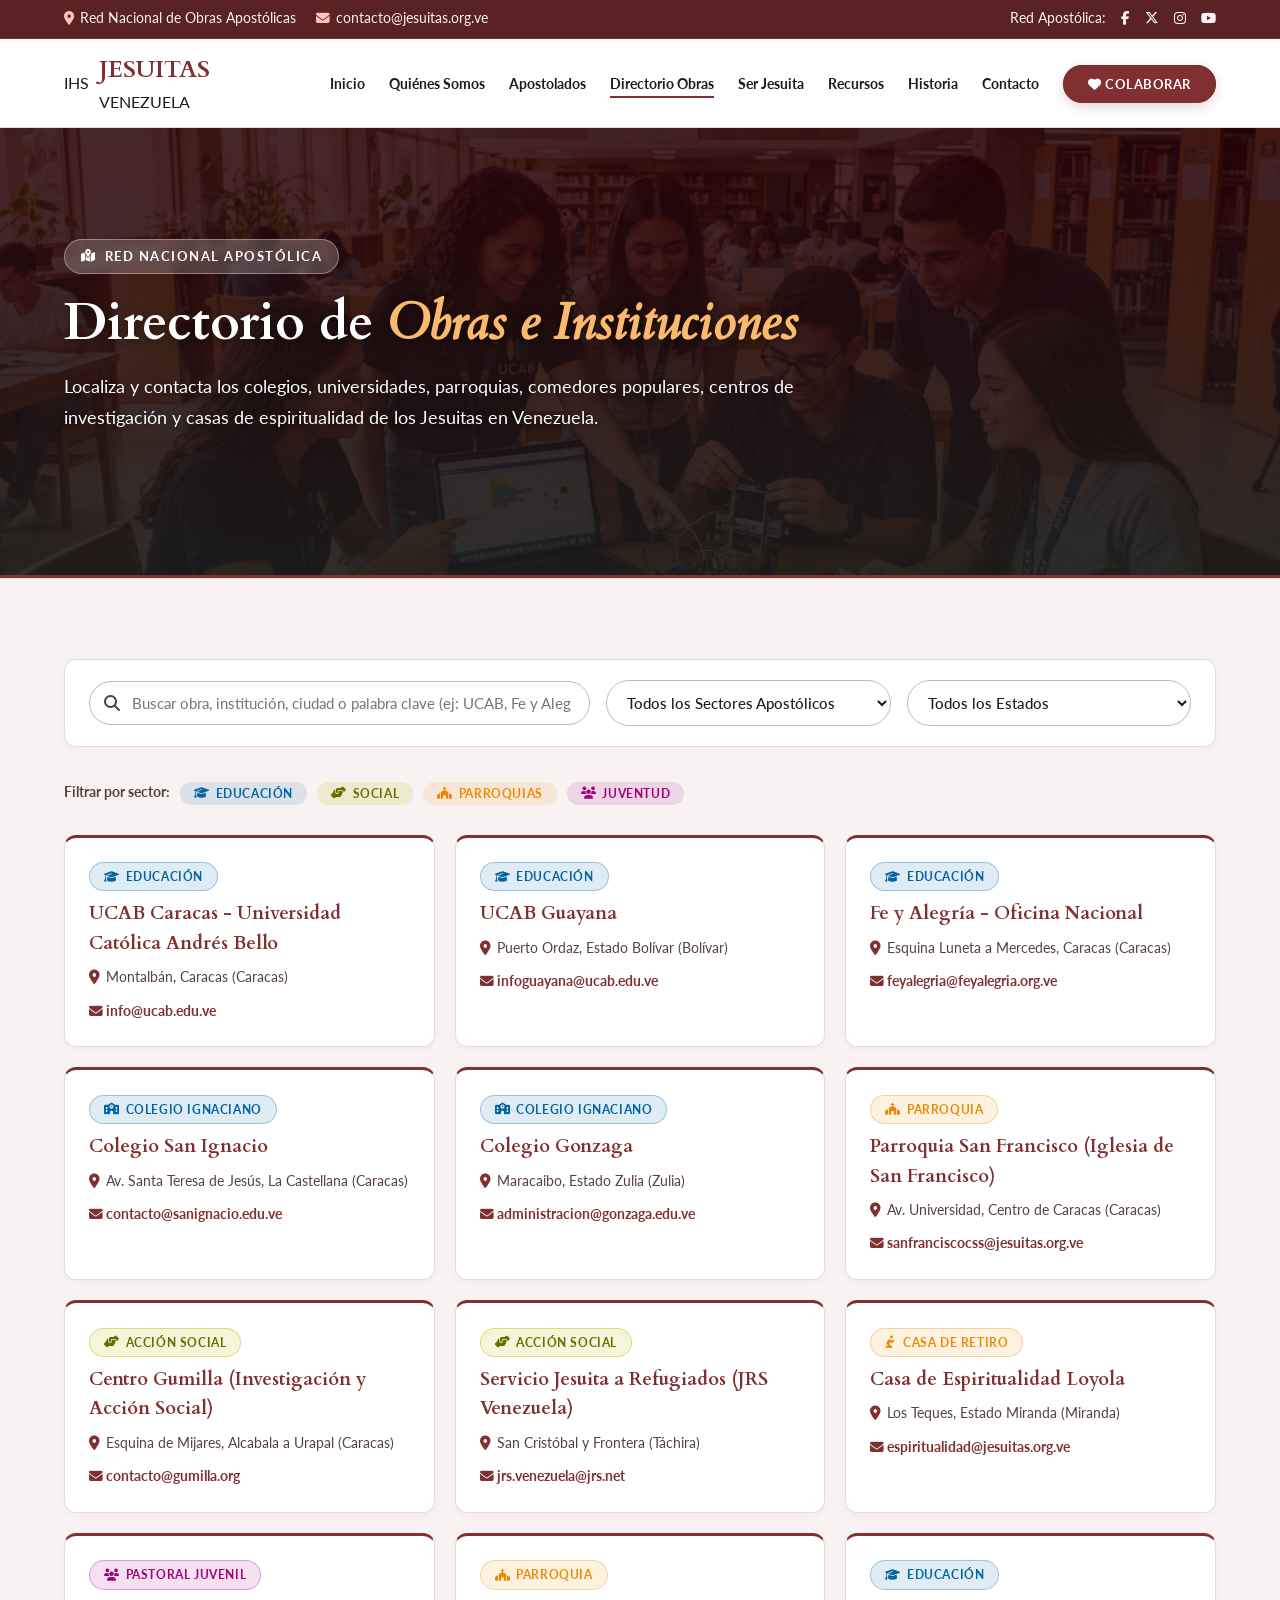
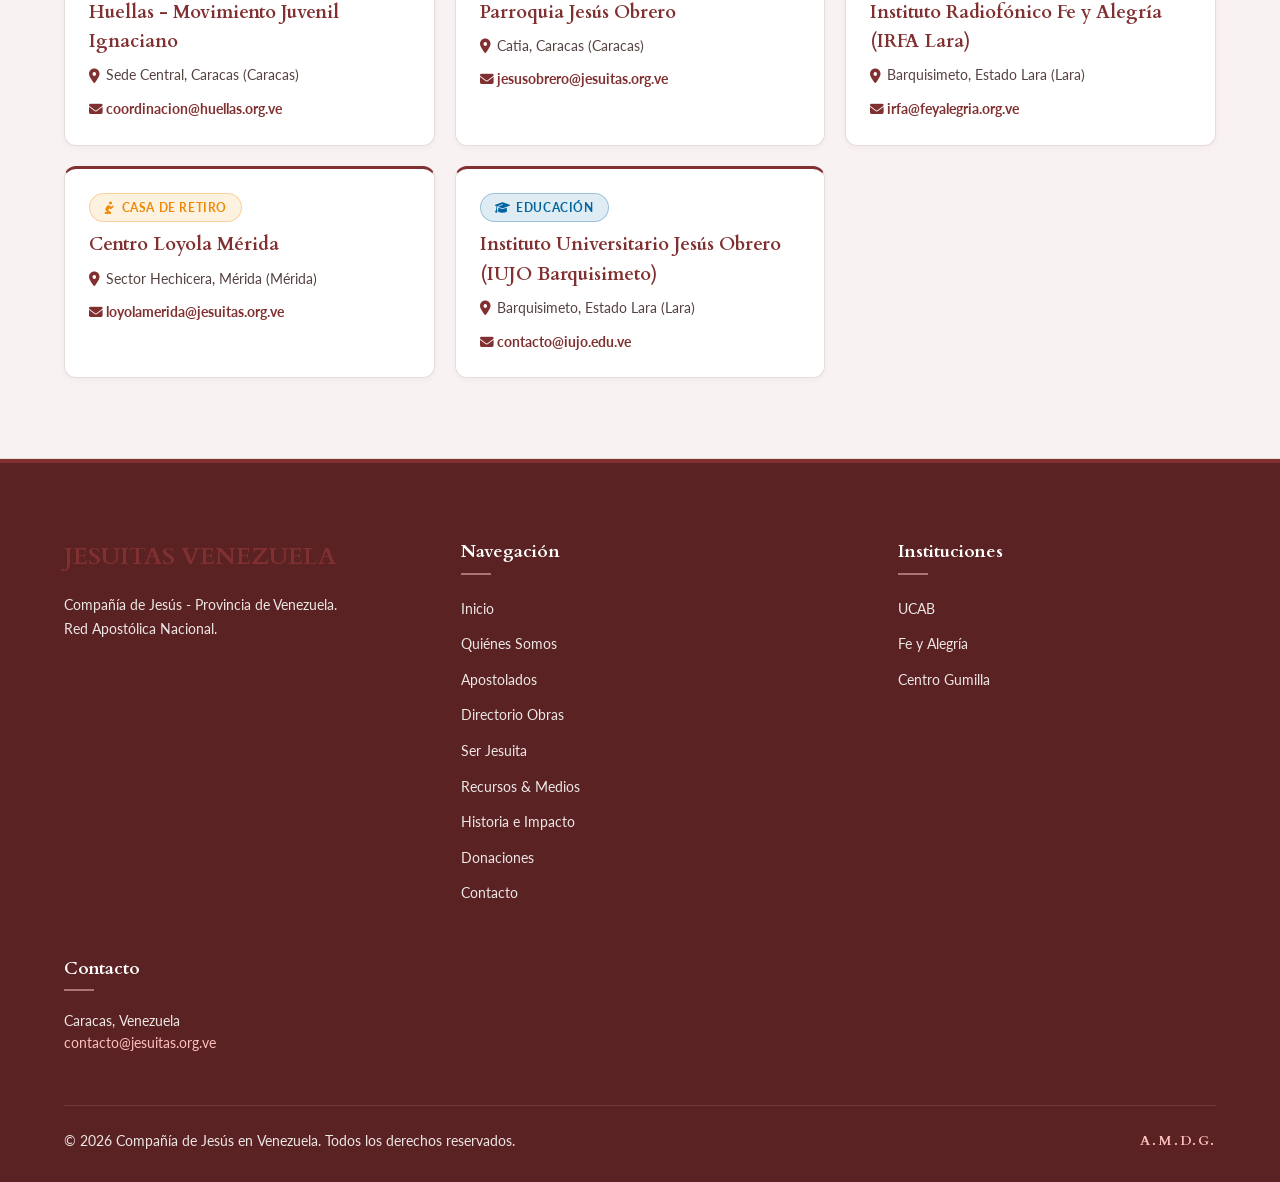
<file: directorio.html>
<!DOCTYPE html>
<html lang="es">
<head>
  <meta charset="UTF-8">
  <meta name="viewport" content="width=device-width, initial-scale=1.0">
  <title>Directorio y Buscador de Obras | Jesuitas Venezuela</title>
  <meta name="description" content="Directorio nacional interactivo de instituciones educacionales, parroquias, centros sociales y casas de retiros de la Compañía de Jesús en Venezuela.">
  <link rel="stylesheet" href="https://cdnjs.cloudflare.com/ajax/libs/font-awesome/6.5.1/css/all.min.css">
  <link rel="stylesheet" href="styles.css">
</head>
<body>

  <div class="top-bar">
    <div class="container">
      <div class="top-info">
        <span><i class="fas fa-map-marker-alt" style="color: var(--secondary-container);"></i> Red Nacional de Obras Apostólicas</span>
        <span><i class="fas fa-envelope" style="color: var(--secondary-container);"></i> contacto@jesuitas.org.ve</span>
      </div>
      <div class="top-actions">
        <span>Red Apostólica:</span>
        <a href="#" aria-label="Facebook"><i class="fab fa-facebook-f"></i></a>
        <a href="#" aria-label="Twitter"><i class="fab fa-x-twitter"></i></a>
        <a href="#" aria-label="Instagram"><i class="fab fa-instagram"></i></a>
        <a href="#" aria-label="YouTube"><i class="fab fa-youtube"></i></a>
      </div>
    </div>
  </div>

  <header class="header">
    <div class="container">
      <nav class="navbar">
        <a href="index.html" class="brand-logo">
          <div class="brand-symbol">IHS</div>
          <div class="brand-text">
            <h1>JESUITAS</h1>
            <span>VENEZUELA</span>
          </div>
        </a>

        <ul class="nav-links" id="navLinks">
          <li><a href="index.html">Inicio</a></li>
          <li><a href="quienes-somos.html">Quiénes Somos</a></li>
          <li><a href="index.html#obras">Apostolados</a></li>
          <li><a href="directorio.html" class="active">Directorio Obras</a></li>
          <li><a href="ser-jesuita.html">Ser Jesuita</a></li>
          <li><a href="recursos.html">Recursos</a></li>
          <li><a href="historia-impacto.html">Historia</a></li>
          <li><a href="contacto.html">Contacto</a></li>
          <li><a href="donar.html" class="btn-donate-nav"><i class="fas fa-heart"></i> Colaborar</a></li>
        </ul>

        <div class="mobile-menu-toggle" id="mobileMenuToggle">
          <i class="fas fa-bars"></i>
        </div>
      </nav>
    </div>
  </header>

  <section class="hero-section" style="min-height: 50vh; background: linear-gradient(rgba(40, 1, 6, 0.85), rgba(29, 27, 27, 0.9)), url('images/obra_educacion.jpg') center/cover no-repeat;">
    <div class="container">
      <div class="hero-content">
        <div class="hero-tag">
          <i class="fas fa-map-marked-alt"></i> Red Nacional Apostólica
        </div>
        <h1 class="hero-title">Directorio de <span>Obras e Instituciones</span></h1>
        <p class="hero-description">
          Localiza y contacta los colegios, universidades, parroquias, comedores populares, centros de investigación y casas de espiritualidad de los Jesuitas en Venezuela.
        </p>
      </div>
    </div>
  </section>

  <section class="section directory-section">
    <div class="container">
      <div class="directory-controls">
        <div class="search-box">
          <i class="fas fa-search"></i>
          <input type="text" id="directorySearch" placeholder="Buscar obra, institución, ciudad o palabra clave (ej: UCAB, Fe y Alegría, San Ignacio)...">
        </div>

        <select id="directoryCategory" class="filter-select">
          <option value="all">Todos los Sectores Apostólicos</option>
          <option value="educacion">Sector Educación / Fe y Alegría</option>
          <option value="colegios">Colegios Ignacianos</option>
          <option value="parroquias">Sector Pastoral / Parroquias</option>
          <option value="social">Sector Social / JRS</option>
          <option value="espiritualidad">Casas de Retiro</option>
          <option value="pastoral">Movimiento Juvenil</option>
        </select>

        <select id="directoryState" class="filter-select">
          <option value="all">Todos los Estados</option>
          <option value="Caracas">Caracas (Distrito Capital)</option>
          <option value="Bolívar">Bolívar (Guayana)</option>
          <option value="Zulia">Zulia</option>
          <option value="Lara">Lara</option>
          <option value="Miranda">Miranda</option>
          <option value="Táchira">Táchira</option>
          <option value="Mérida">Mérida</option>
        </select>
      </div>

      <div style="display: flex; gap: 10px; margin-bottom: 30px; flex-wrap: wrap;">
        <span style="font-size: 0.85rem; font-weight: 700; align-self: center; color: var(--text-muted);">Filtrar por sector:</span>
        <button class="sector-chip educacion" style="cursor: pointer; border: none;" onclick="document.getElementById('directoryCategory').value='educacion'; document.getElementById('directoryCategory').dispatchEvent(new Event('change'));">
          <i class="fas fa-graduation-cap"></i> Educación
        </button>
        <button class="sector-chip social" style="cursor: pointer; border: none;" onclick="document.getElementById('directoryCategory').value='social'; document.getElementById('directoryCategory').dispatchEvent(new Event('change'));">
          <i class="fas fa-hands-helping"></i> Social
        </button>
        <button class="sector-chip pastoral" style="cursor: pointer; border: none;" onclick="document.getElementById('directoryCategory').value='parroquias'; document.getElementById('directoryCategory').dispatchEvent(new Event('change'));">
          <i class="fas fa-church"></i> Parroquias
        </button>
        <button class="sector-chip juventud" style="cursor: pointer; border: none;" onclick="document.getElementById('directoryCategory').value='pastoral'; document.getElementById('directoryCategory').dispatchEvent(new Event('change'));">
          <i class="fas fa-users"></i> Juventud
        </button>
      </div>

      <div class="directory-results" id="directoryResults">
        <!-- JS -->
      </div>
    </div>
  </section>

  <footer class="footer">
    <div class="container">
      <div class="footer-grid">
        <div class="footer-brand">
          <h2>JESUITAS VENEZUELA</h2>
          <p>Compañía de Jesús - Provincia de Venezuela.<br>Red Apostólica Nacional.</p>
        </div>

        <div>
          <h3 class="footer-title">Navegación</h3>
          <ul class="footer-links">
            <li><a href="index.html">Inicio</a></li>
            <li><a href="quienes-somos.html">Quiénes Somos</a></li>
            <li><a href="index.html#obras">Apostolados</a></li>
            <li><a href="directorio.html">Directorio Obras</a></li>
            <li><a href="ser-jesuita.html">Ser Jesuita</a></li>
            <li><a href="recursos.html">Recursos & Medios</a></li>
            <li><a href="historia-impacto.html">Historia e Impacto</a></li>
            <li><a href="donar.html">Donaciones</a></li>
            <li><a href="contacto.html">Contacto</a></li>
          </ul>
        </div>

        <div>
          <h3 class="footer-title">Instituciones</h3>
          <ul class="footer-links">
            <li><a href="https://www.ucab.edu.ve" target="_blank" rel="noopener">UCAB</a></li>
            <li><a href="https://www.feyalegria.org/venezuela" target="_blank" rel="noopener">Fe y Alegría</a></li>
            <li><a href="https://www.gumilla.org" target="_blank" rel="noopener">Centro Gumilla</a></li>
          </ul>
        </div>

        <div>
          <h3 class="footer-title">Contacto</h3>
          <p style="font-size: 0.85rem;">Caracas, Venezuela</p>
          <p style="font-size: 0.85rem; color: var(--secondary-container);">contacto@jesuitas.org.ve</p>
        </div>
      </div>

      <div class="footer-bottom">
        <div>&copy; 2026 Compañía de Jesús en Venezuela. Todos los derechos reservados.</div>
        <div class="amdg-tag">A.M.D.G.</div>
      </div>
    </div>
  </footer>

  <script src="app.js"></script>
</body>
</html>
</file>
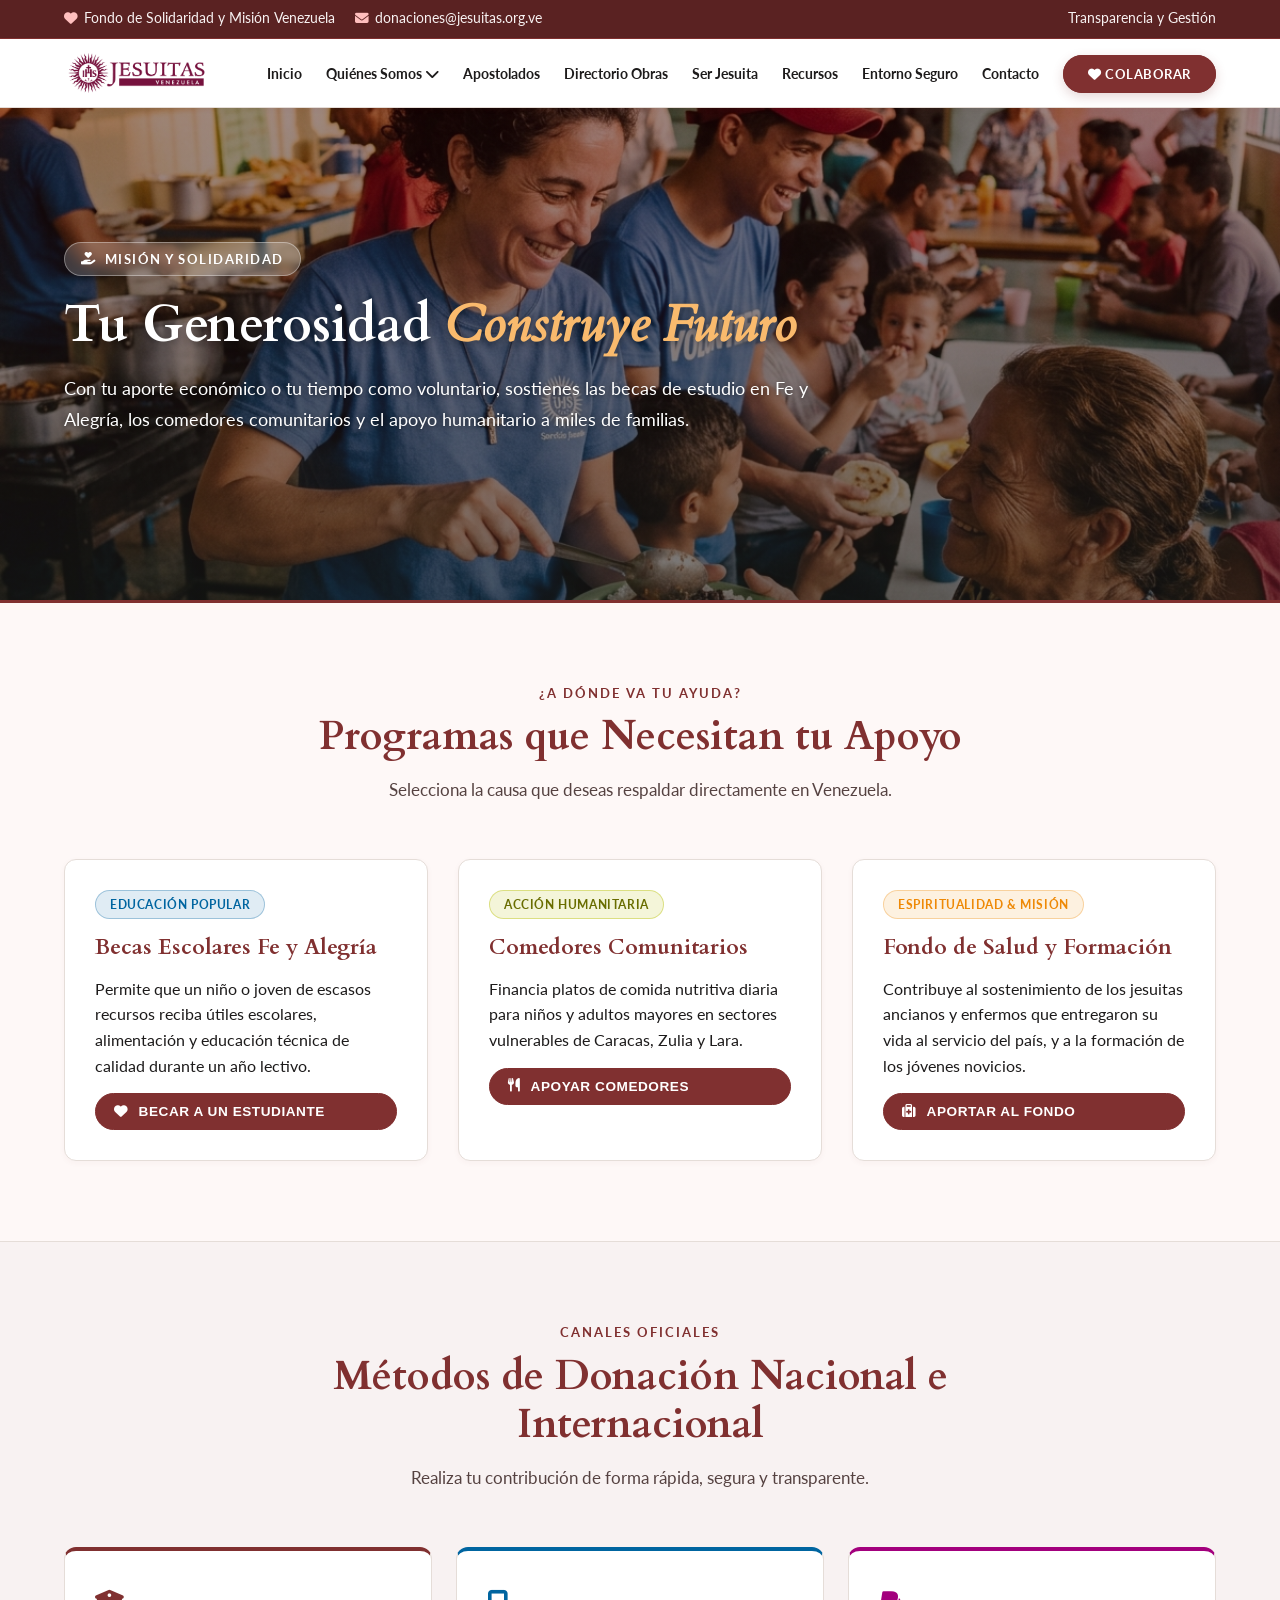
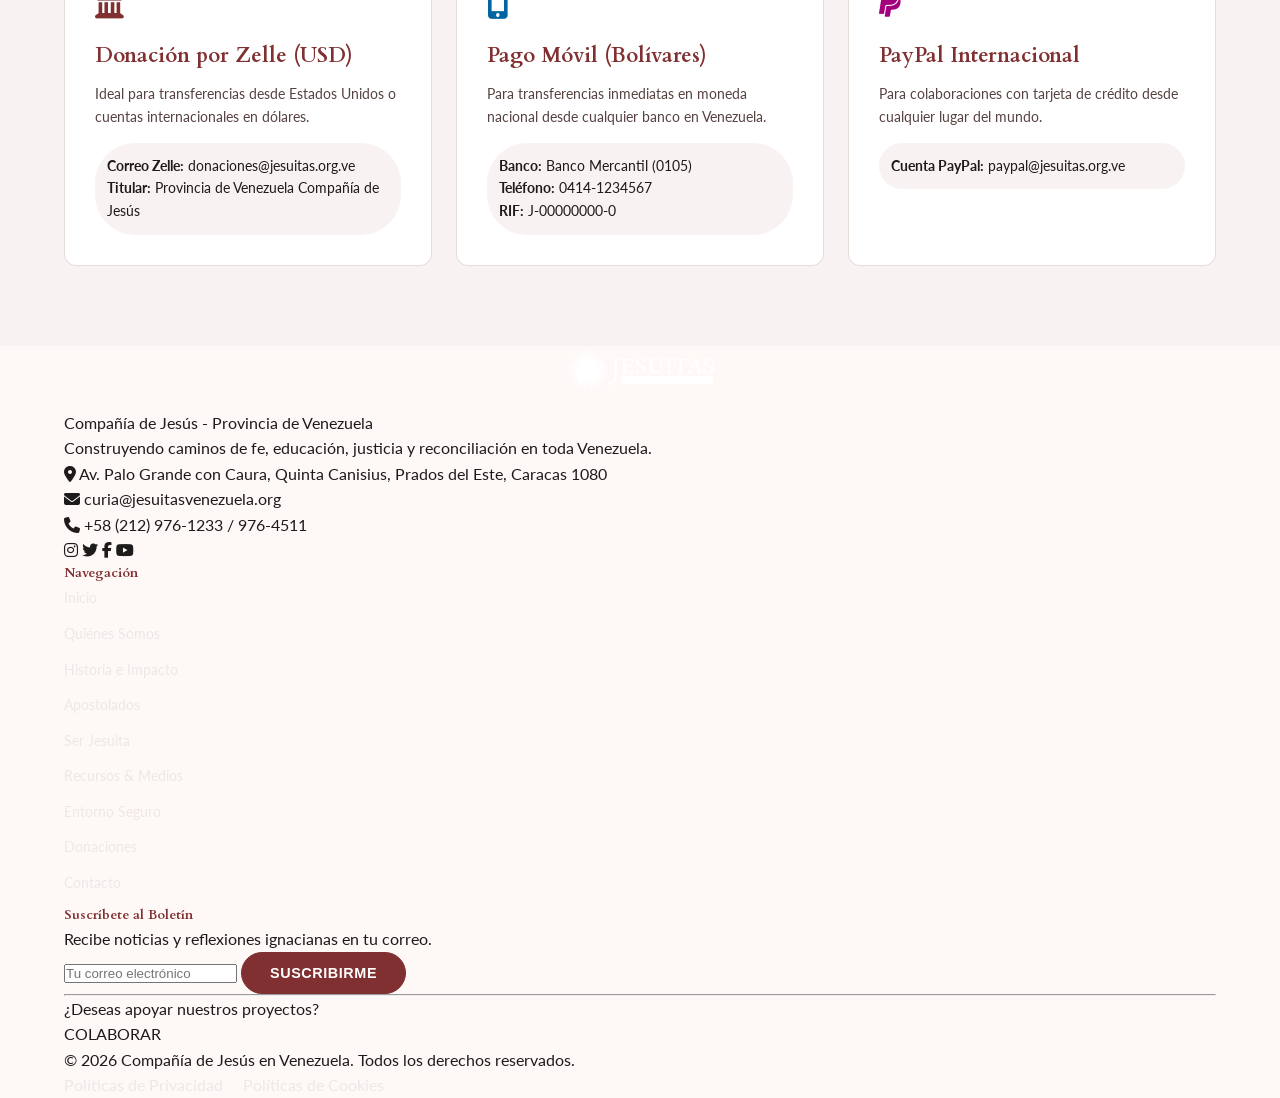
<file: donar.html>
<!DOCTYPE html>
<html lang="es">
<head>
  <meta charset="UTF-8">
  <meta name="viewport" content="width=device-width, initial-scale=1.0">
  <title>Donaciones y Voluntariado | Jesuitas Venezuela</title>
  <meta name="description" content="Apoya las obras educativas y sociales de la Compañía de Jesús en Venezuela a través de tu donación o voluntariado.">
  <link rel="stylesheet" href="https://cdnjs.cloudflare.com/ajax/libs/font-awesome/6.5.1/css/all.min.css">
  <link rel="stylesheet" href="styles.css">
</head>
<body>

  <div class="top-bar">
    <div class="container">
      <div class="top-info">
        <span><i class="fas fa-heart" style="color: var(--secondary-container);"></i> Fondo de Solidaridad y Misión Venezuela</span>
        <span><i class="fas fa-envelope" style="color: var(--secondary-container);"></i> donaciones@jesuitas.org.ve</span>
      </div>
      <div class="top-actions">
        <span>Transparencia y Gestión</span>
      </div>
    </div>
  </div>

  <header class="header">
    <div class="container">
      <nav class="navbar">
        <a href="index.html" class="brand-logo">
          <img src="images/Jesuitas_Venezuela_id68woPJPy_1.png" alt="Jesuitas Venezuela" class="brand-logo-img">
        </a>

        <ul class="nav-links" id="navLinks">
          <li><a href="index.html">Inicio</a></li>
          <li class="nav-item has-dropdown">
            <a href="quienes-somos.html" class="nav-link">Quiénes Somos <i class="fas fa-chevron-down opacity-75 fs-xs ms-1"></i></a>
            <ul class="dropdown-menu">
              <li><a href="quienes-somos.html">Quiénes Somos</a></li>
              <li><a href="historia-impacto.html">Historia e Impacto</a></li>
            </ul>
          </li>
          <li><a href="directorio.html">Apostolados</a></li>
          <li><a href="directorio.html">Directorio Obras</a></li>
          <li><a href="ser-jesuita.html">Ser Jesuita</a></li>
          <li><a href="recursos.html">Recursos</a></li>
          <li><a href="proteccion-menores.html">Entorno Seguro</a></li>
          <li><a href="contacto.html">Contacto</a></li>
          <li><a href="donar.html" class="btn-donate-nav active"><i class="fas fa-heart"></i> Colaborar</a></li>
        </ul>

        <div class="mobile-menu-toggle" id="mobileMenuToggle">
          <i class="fas fa-bars"></i>
        </div>
      </nav>
    </div>
  </header>

  <section class="hero-section" style="min-height: 55vh; background: linear-gradient(rgba(40, 1, 6, 0.45), rgba(29, 27, 27, 0.6)), url('images/obra_social.jpg') center/cover no-repeat;">
    <div class="container">
      <div class="hero-content">
        <div class="hero-tag">
          <i class="fas fa-hand-holding-heart"></i> Misión y Solidaridad
        </div>
        <h1 class="hero-title">Tu Generosidad <span>Construye Futuro</span></h1>
        <p class="hero-description">
          Con tu aporte económico o tu tiempo como voluntario, sostienes las becas de estudio en Fe y Alegría, los comedores comunitarios y el apoyo humanitario a miles de familias.
        </p>
      </div>
    </div>
  </section>

  <section class="section">
    <div class="container">
      <div class="section-header">
        <span class="subtitle-badge">¿A dónde va tu ayuda?</span>
        <h2 class="section-title">Programas que Necesitan tu Apoyo</h2>
        <p class="section-description">Selecciona la causa que deseas respaldar directamente en Venezuela.</p>
      </div>

      <div class="obras-grid">
        <div class="obra-card" style="padding: 30px;">
          <span class="sector-chip educacion" style="margin-bottom: 12px; width: fit-content;">Educación Popular</span>
          <h3 style="font-size: 1.35rem; margin-bottom: 10px; font-family: var(--font-serif);">Becas Escolares Fe y Alegría</h3>
          <p>Permite que un niño o joven de escasos recursos reciba útiles escolares, alimentación y educación técnica de calidad durante un año lectivo.</p>
          <button class="btn-primary trigger-donate-modal" style="margin-top: 15px; font-size: 0.85rem; padding: 10px 18px;">
            <i class="fas fa-heart"></i> Becar a un Estudiante
          </button>
        </div>

        <div class="obra-card" style="padding: 30px;">
          <span class="sector-chip social" style="margin-bottom: 12px; width: fit-content;">Acción Humanitaria</span>
          <h3 style="font-size: 1.35rem; margin-bottom: 10px; font-family: var(--font-serif);">Comedores Comunitarios</h3>
          <p>Financia platos de comida nutritiva diaria para niños y adultos mayores en sectores vulnerables de Caracas, Zulia y Lara.</p>
          <button class="btn-primary trigger-donate-modal" style="margin-top: 15px; font-size: 0.85rem; padding: 10px 18px;">
            <i class="fas fa-utensils"></i> Apoyar Comedores
          </button>
        </div>

        <div class="obra-card" style="padding: 30px;">
          <span class="sector-chip pastoral" style="margin-bottom: 12px; width: fit-content;">Espiritualidad & Misión</span>
          <h3 style="font-size: 1.35rem; margin-bottom: 10px; font-family: var(--font-serif);">Fondo de Salud y Formación</h3>
          <p>Contribuye al sostenimiento de los jesuitas ancianos y enfermos que entregaron su vida al servicio del país, y a la formación de los jóvenes novicios.</p>
          <button class="btn-primary trigger-donate-modal" style="margin-top: 15px; font-size: 0.85rem; padding: 10px 18px;">
            <i class="fas fa-medkit"></i> Aportar al Fondo
          </button>
        </div>
      </div>
    </div>
  </section>

  <section class="section" style="background-color: var(--surface-container-low); border-top: 1px solid var(--border-subtle);">
    <div class="container">
      <div class="section-header">
        <span class="subtitle-badge">Canales Oficiales</span>
        <h2 class="section-title">Métodos de Donación Nacional e Internacional</h2>
        <p class="section-description">Realiza tu contribución de forma rápida, segura y transparente.</p>
      </div>

      <div style="display: grid; grid-template-columns: repeat(auto-fit, minmax(300px, 1fr)); gap: 24px;">
        <div style="background: var(--surface-pure); padding: 30px; border-radius: var(--radius-md); border: 1px solid var(--border-subtle); border-top: 4px solid var(--primary-sanguine);">
          <div style="font-size: 1.8rem; color: var(--primary-sanguine); margin-bottom: 12px;"><i class="fas fa-university"></i></div>
          <h3 style="font-size: 1.3rem; margin-bottom: 10px; font-family: var(--font-serif);">Donación por Zelle (USD)</h3>
          <p style="font-size: 0.9rem; color: var(--text-muted); margin-bottom: 15px;">Ideal para transferencias desde Estados Unidos o cuentas internacionales en dólares.</p>
          <div style="background: var(--surface-container-low); padding: 12px; border-radius: var(--radius-sm); font-size: 0.88rem;">
            <strong>Correo Zelle:</strong> donaciones@jesuitas.org.ve<br>
            <strong>Titular:</strong> Provincia de Venezuela Compañía de Jesús
          </div>
        </div>

        <div style="background: var(--surface-pure); padding: 30px; border-radius: var(--radius-md); border: 1px solid var(--border-subtle); border-top: 4px solid var(--sector-educacion);">
          <div style="font-size: 1.8rem; color: var(--sector-educacion); margin-bottom: 12px;"><i class="fas fa-mobile-alt"></i></div>
          <h3 style="font-size: 1.3rem; margin-bottom: 10px; font-family: var(--font-serif);">Pago Móvil (Bolívares)</h3>
          <p style="font-size: 0.9rem; color: var(--text-muted); margin-bottom: 15px;">Para transferencias inmediatas en moneda nacional desde cualquier banco en Venezuela.</p>
          <div style="background: var(--surface-container-low); padding: 12px; border-radius: var(--radius-sm); font-size: 0.88rem;">
            <strong>Banco:</strong> Banco Mercantil (0105)<br>
            <strong>Teléfono:</strong> 0414-1234567<br>
            <strong>RIF:</strong> J-00000000-0
          </div>
        </div>

        <div style="background: var(--surface-pure); padding: 30px; border-radius: var(--radius-md); border: 1px solid var(--border-subtle); border-top: 4px solid var(--sector-juventud);">
          <div style="font-size: 1.8rem; color: var(--sector-juventud); margin-bottom: 12px;"><i class="fab fa-paypal"></i></div>
          <h3 style="font-size: 1.3rem; margin-bottom: 10px; font-family: var(--font-serif);">PayPal Internacional</h3>
          <p style="font-size: 0.9rem; color: var(--text-muted); margin-bottom: 15px;">Para colaboraciones con tarjeta de crédito desde cualquier lugar del mundo.</p>
          <div style="background: var(--surface-container-low); padding: 12px; border-radius: var(--radius-sm); font-size: 0.88rem;">
            <strong>Cuenta PayPal:</strong> paypal@jesuitas.org.ve
          </div>
        </div>
      </div>
    </div>
  </section>

  <footer class="main-footer pt-5 pb-4">
    <div class="container container-custom">
      <div class="row g-4 align-items-start pb-4 border-bottom border-light-subtle">
        <!-- Col 1: Logo & Contact Info -->
        <div class="col-lg-4 col-md-6 me-auto">
          <a href="index.html" class="footer-brand d-inline-block mb-3">
            <img src="images/Jesuitas_Venezuela_id68woPJPy_1.png" alt="Jesuitas Venezuela" class="footer-logo-img mb-2">
            <span class="d-block text-white opacity-75 small">Compañía de Jesús - Provincia de Venezuela</span>
          </a>
          <p class="text-white-50 small mb-3">
            Construyendo caminos de fe, educación, justicia y reconciliación en toda Venezuela.
          </p>
          <div class="contact-info text-white-50 small">
            <p class="mb-1"><i class="fas fa-map-marker-alt me-2 text-gold"></i> Av. Palo Grande con Caura, Quinta Canisius, Prados del Este, Caracas 1080</p>
            <p class="mb-1"><i class="fas fa-envelope me-2 text-gold"></i> curia@jesuitasvenezuela.org</p>
            <p class="mb-3"><i class="fas fa-phone me-2 text-gold"></i> +58 (212) 976-1233 / 976-4511</p>
          </div>
          <div class="social-links d-flex gap-2">
            <a href="https://www.instagram.com/jesuitasvenezuela/" target="_blank" class="social-icon" aria-label="Instagram"><i class="fab fa-instagram"></i></a>
            <a href="https://twitter.com/JesuitasVzla" target="_blank" class="social-icon" aria-label="Twitter"><i class="fab fa-twitter"></i></a>
            <a href="https://www.facebook.com/JesuitasVenezuela/" target="_blank" class="social-icon" aria-label="Facebook"><i class="fab fa-facebook-f"></i></a>
            <a href="https://www.youtube.com/@JesuitasVenezuela" target="_blank" class="social-icon" aria-label="YouTube"><i class="fab fa-youtube"></i></a>
          </div>
        </div>

        <!-- Col 2: Navigation (2 columns) -->
        <div class="col-lg-4 col-md-6">
          <h5 class="footer-heading text-white fw-bold mb-3">Navegación</h5>
          <div class="row">
            <div class="col-6">
              <ul class="list-unstyled footer-links mb-0">
                <li><a href="index.html">Inicio</a></li>
                <li><a href="quienes-somos.html">Quiénes Somos</a></li>
                <li><a href="historia-impacto.html">Historia e Impacto</a></li>
                <li><a href="directorio.html">Apostolados</a></li>
                <li><a href="ser-jesuita.html">Ser Jesuita</a></li>
              </ul>
            </div>
            <div class="col-6">
              <ul class="list-unstyled footer-links mb-0">
                <li><a href="recursos.html">Recursos & Medios</a></li>
                <li><a href="proteccion-menores.html">Entorno Seguro</a></li>
                <li><a href="donar.html">Donaciones</a></li>
                <li><a href="contacto.html">Contacto</a></li>
              </ul>
            </div>
          </div>
        </div>

        <!-- Col 3: White Card Newsletter -->
        <div class="col-lg-3 col-md-12">
          <div class="footer-card bg-white p-4 text-dark shadow-sm">
            <h5 class="fw-bold mb-2 text-dark">Suscríbete al Boletín</h5>
            <p class="small text-muted mb-3">Recibe noticias y reflexiones ignacianas en tu correo.</p>
            <form class="mb-3">
              <input type="email" class="form-control form-control-sm mb-2" placeholder="Tu correo electrónico" required>
              <button type="submit" class="btn btn-primary btn-sm w-100 fw-semibold">SUSCRIBIRME</button>
            </form>
            <hr class="my-3 border-secondary-subtle">
            <div class="text-center">
              <p class="small text-muted mb-2">¿Deseas apoyar nuestros proyectos?</p>
              <a href="donar.html" class="btn btn-outline-primary btn-sm w-100 fw-bold">COLABORAR</a>
            </div>
          </div>
        </div>
      </div>

      <!-- Footer Bottom -->
      <div class="d-flex flex-column flex-md-row justify-content-between align-items-center pt-3 text-white-50 small">
        <p class="mb-2 mb-md-0">&copy; 2026 Compañía de Jesús en Venezuela. Todos los derechos reservados.</p>
        <div class="footer-legal-links">
          <a href="privacidad.html" class="text-white-50 me-3 text-decoration-none">Políticas de Privacidad</a>
          <a href="cookies.html" class="text-white-50 text-decoration-none">Políticas de Cookies</a>
        </div>
      </div>
    </div>
  </footer>

  <script src="app.js"></script>
</body>
</html>
</file>
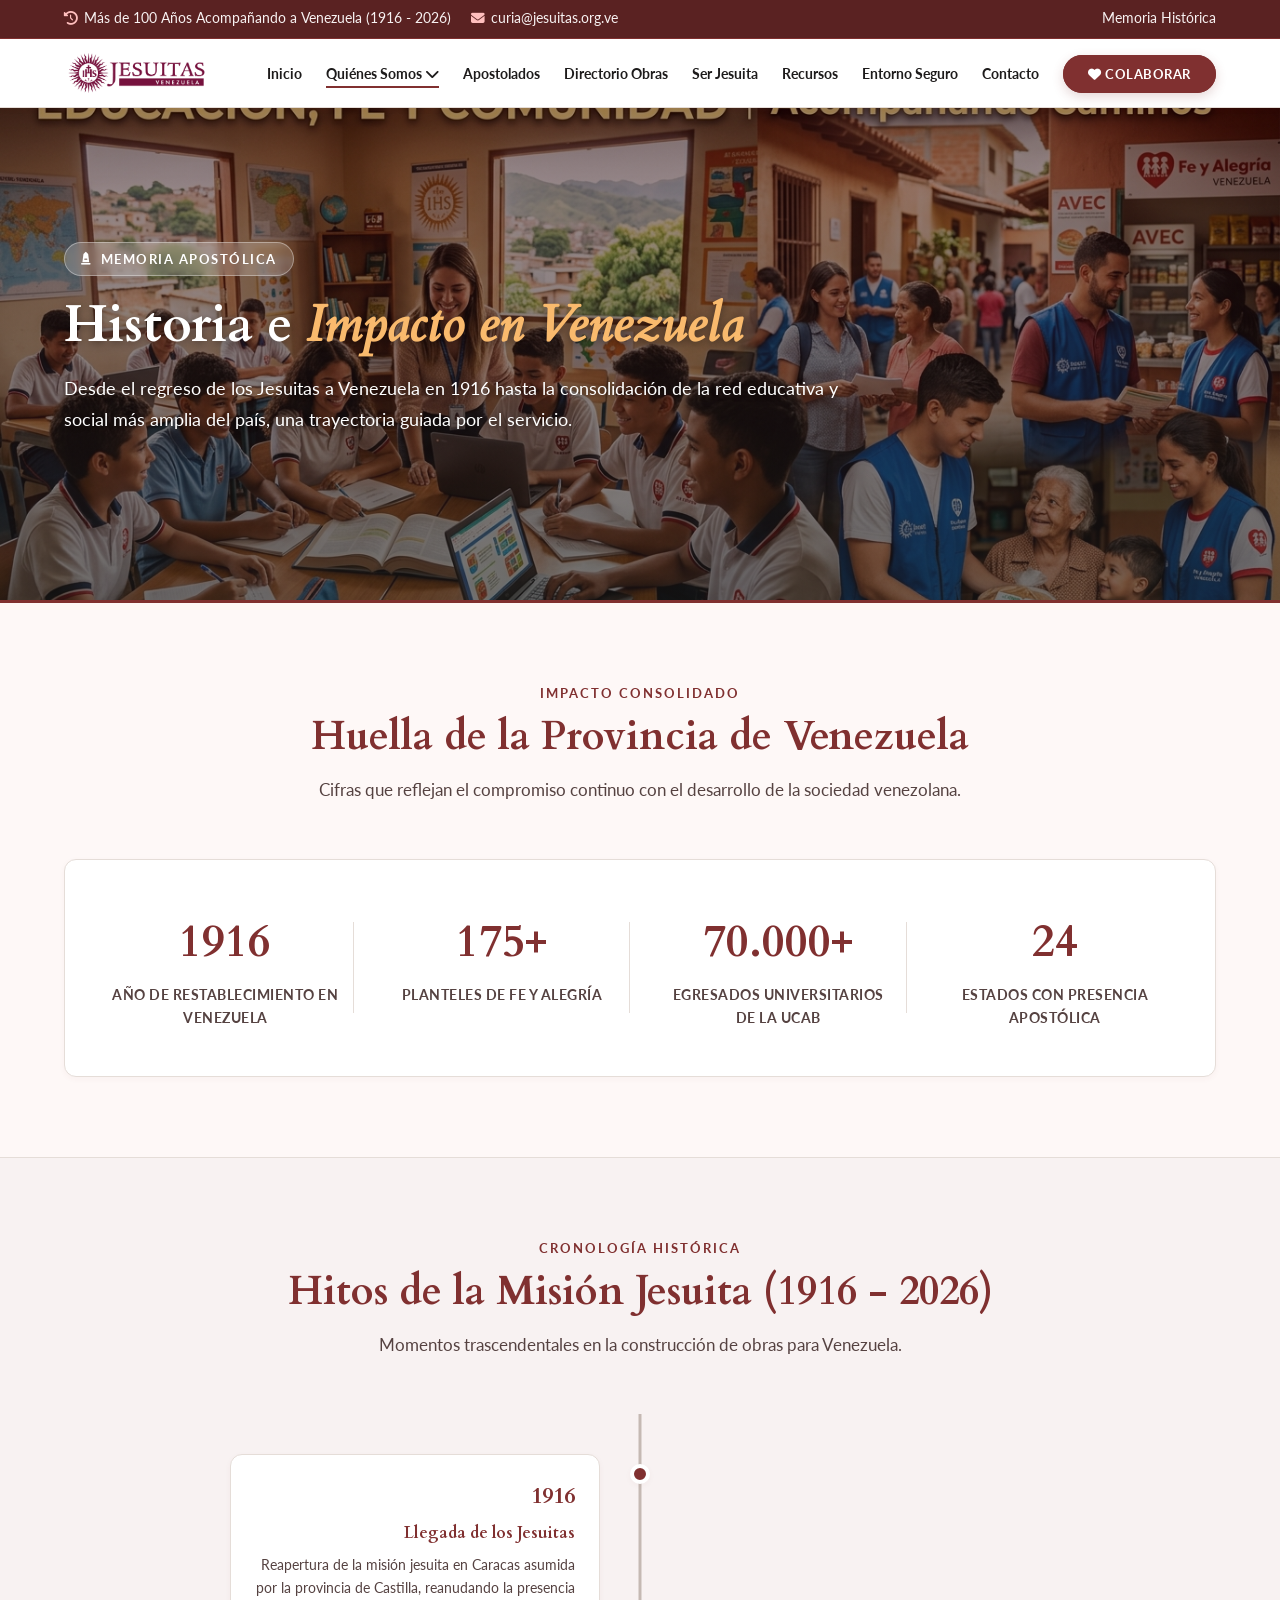
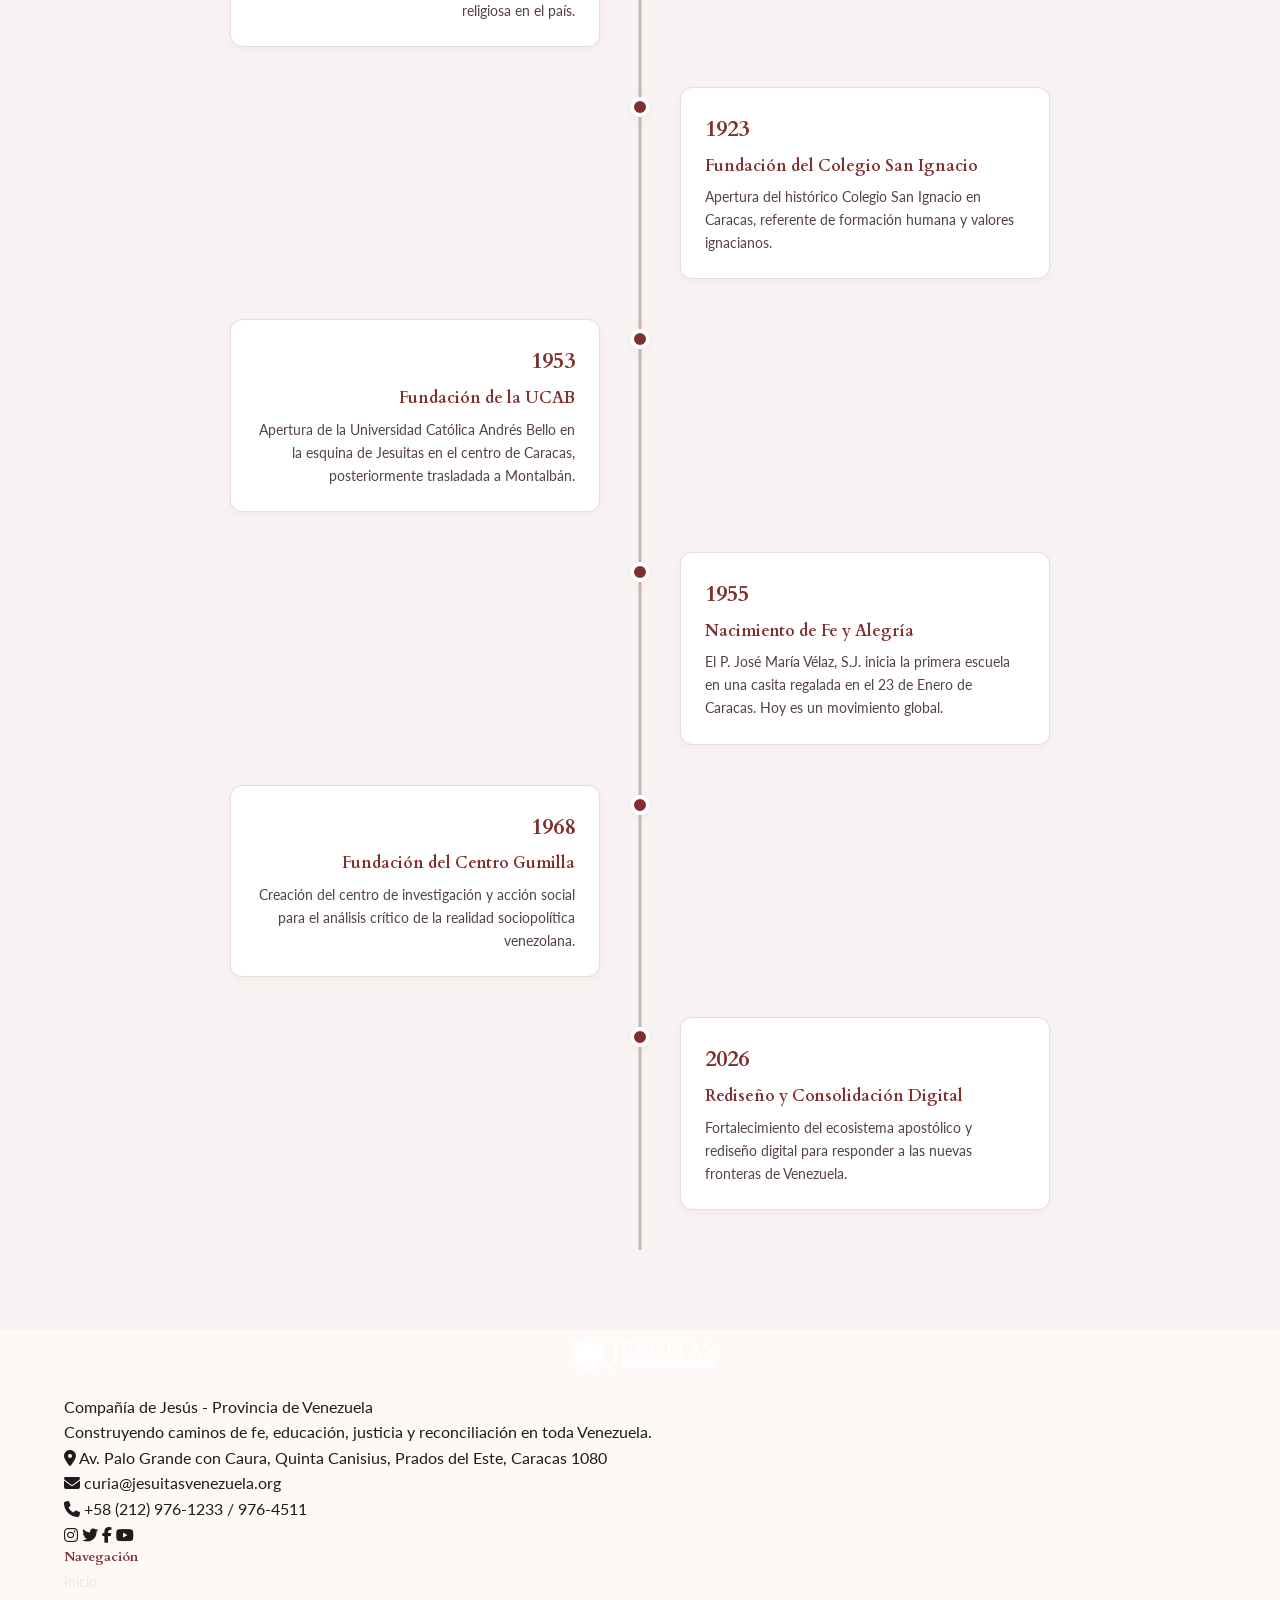
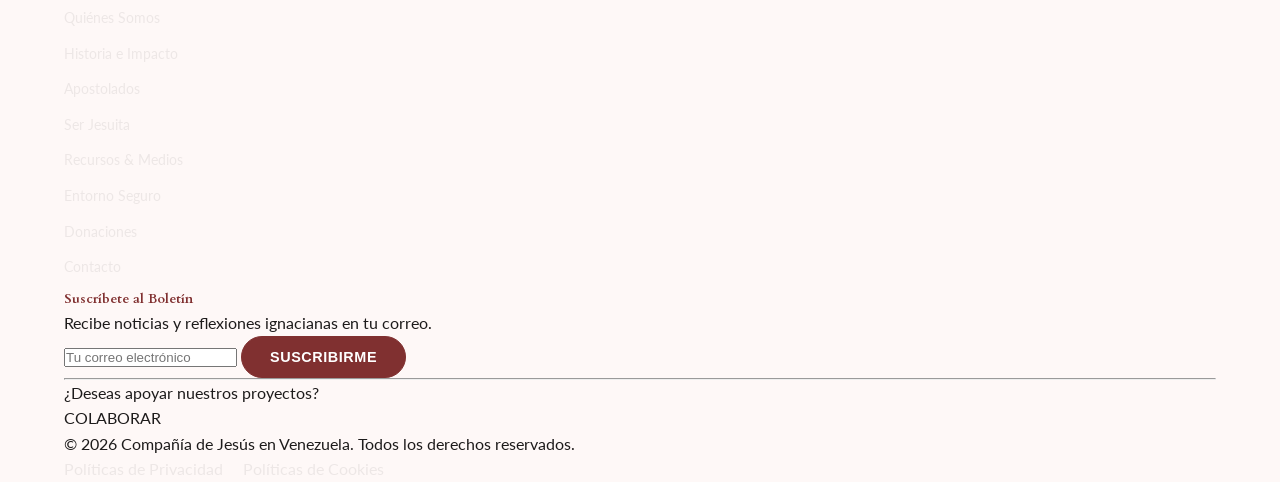
<file: historia-impacto.html>
<!DOCTYPE html>
<html lang="es">
<head>
  <meta charset="UTF-8">
  <meta name="viewport" content="width=device-width, initial-scale=1.0">
  <title>Historia e Impacto Provincial | Jesuitas Venezuela</title>
  <meta name="description" content="Línea de tiempo e impacto social y educativo de la Compañía de Jesús durante más de 100 años en Venezuela.">
  <link rel="stylesheet" href="https://cdnjs.cloudflare.com/ajax/libs/font-awesome/6.5.1/css/all.min.css">
  <link rel="stylesheet" href="styles.css">
  <style>
    .timeline { position: relative; max-width: 900px; margin: 40px auto 0 auto; padding: 20px 0; }
    .timeline::before { content: ''; position: absolute; top: 0; bottom: 0; left: 50%; width: 3px; background: var(--border-strong); transform: translateX(-50%); }
    .timeline-item { position: relative; width: 50%; padding: 20px 40px; box-sizing: border-box; }
    .timeline-item:nth-child(odd) { left: 0; text-align: right; }
    .timeline-item:nth-child(even) { left: 50%; text-align: left; }
    .timeline-dot { position: absolute; top: 30px; width: 20px; height: 20px; background: var(--primary-sanguine); border-radius: 50%; border: 4px solid var(--surface-pure); box-shadow: var(--elevation-1); }
    .timeline-item:nth-child(odd) .timeline-dot { right: -10px; }
    .timeline-item:nth-child(even) .timeline-dot { left: -10px; }
    .timeline-content { background: var(--surface-pure); padding: 24px; border-radius: var(--radius-md); border: 1px solid var(--border-subtle); box-shadow: var(--elevation-1); }
    .timeline-year { font-size: 1.4rem; font-weight: 700; color: var(--primary-sanguine); font-family: var(--font-serif); margin-bottom: 6px; }
    @media (max-width: 768px) {
      .timeline::before { left: 20px; }
      .timeline-item { width: 100%; left: 0 !important; text-align: left !important; padding-left: 50px; }
      .timeline-dot { left: 10px !important; }
    }
  </style>
</head>
<body>

  <div class="top-bar">
    <div class="container">
      <div class="top-info">
        <span><i class="fas fa-history" style="color: var(--secondary-container);"></i> Más de 100 Años Acompañando a Venezuela (1916 - 2026)</span>
        <span><i class="fas fa-envelope" style="color: var(--secondary-container);"></i> curia@jesuitas.org.ve</span>
      </div>
      <div class="top-actions">
        <span>Memoria Histórica</span>
      </div>
    </div>
  </div>

  <header class="header">
    <div class="container">
      <nav class="navbar">
        <a href="index.html" class="brand-logo">
          <img src="images/Jesuitas_Venezuela_id68woPJPy_1.png" alt="Jesuitas Venezuela" class="brand-logo-img">
        </a>

        <ul class="nav-links" id="navLinks">
          <li><a href="index.html">Inicio</a></li>
          <li class="nav-item has-dropdown">
            <a href="quienes-somos.html" class="nav-link active">Quiénes Somos <i class="fas fa-chevron-down opacity-75 fs-xs ms-1"></i></a>
            <ul class="dropdown-menu">
              <li><a href="quienes-somos.html">Quiénes Somos</a></li>
              <li><a href="historia-impacto.html" class="active">Historia e Impacto</a></li>
            </ul>
          </li>
          <li><a href="directorio.html">Apostolados</a></li>
          <li><a href="directorio.html">Directorio Obras</a></li>
          <li><a href="ser-jesuita.html">Ser Jesuita</a></li>
          <li><a href="recursos.html">Recursos</a></li>
          <li><a href="proteccion-menores.html">Entorno Seguro</a></li>
          <li><a href="contacto.html">Contacto</a></li>
          <li><a href="donar.html" class="btn-donate-nav"><i class="fas fa-heart"></i> Colaborar</a></li>
        </ul>

        <div class="mobile-menu-toggle" id="mobileMenuToggle">
          <i class="fas fa-bars"></i>
        </div>
      </nav>
    </div>
  </header>

  <section class="hero-section" style="min-height: 55vh; background: linear-gradient(rgba(40, 1, 6, 0.45), rgba(29, 27, 27, 0.6)), url('images/hero_banner.jpg') center/cover no-repeat;">
    <div class="container">
      <div class="hero-content">
        <div class="hero-tag">
          <i class="fas fa-monument"></i> Memoria Apostólica
        </div>
        <h1 class="hero-title">Historia e <span>Impacto en Venezuela</span></h1>
        <p class="hero-description">
          Desde el regreso de los Jesuitas a Venezuela en 1916 hasta la consolidación de la red educativa y social más amplia del país, una trayectoria guiada por el servicio.
        </p>
      </div>
    </div>
  </section>

  <section class="section">
    <div class="container">
      <div class="section-header">
        <span class="subtitle-badge">Impacto Consolidado</span>
        <h2 class="section-title">Huella de la Provincia de Venezuela</h2>
        <p class="section-description">Cifras que reflejan el compromiso continuo con el desarrollo de la sociedad venezolana.</p>
      </div>

      <div class="stats-grid" style="box-shadow: var(--elevation-1);">
        <div class="stat-item">
          <div class="stat-number">1916</div>
          <div class="stat-label">Año de Restablecimiento en Venezuela</div>
        </div>
        <div class="stat-item">
          <div class="stat-number">175+</div>
          <div class="stat-label">Planteles de Fe y Alegría</div>
        </div>
        <div class="stat-item">
          <div class="stat-number">70.000+</div>
          <div class="stat-label">Egresados Universitarios de la UCAB</div>
        </div>
        <div class="stat-item">
          <div class="stat-number">24</div>
          <div class="stat-label">Estados con Presencia Apostólica</div>
        </div>
      </div>
    </div>
  </section>

  <section class="section" style="background-color: var(--surface-container-low); border-top: 1px solid var(--border-subtle);">
    <div class="container">
      <div class="section-header">
        <span class="subtitle-badge">Cronología Histórica</span>
        <h2 class="section-title">Hitos de la Misión Jesuita (1916 - 2026)</h2>
        <p class="section-description">Momentos trascendentales en la construcción de obras para Venezuela.</p>
      </div>

      <div class="timeline">
        <div class="timeline-item">
          <div class="timeline-dot"></div>
          <div class="timeline-content">
            <div class="timeline-year">1916</div>
            <h4 style="font-family: var(--font-serif); margin-bottom: 6px;">Llegada de los Jesuitas</h4>
            <p style="font-size: 0.9rem; color: var(--text-muted);">Reapertura de la misión jesuita en Caracas asumida por la provincia de Castilla, reanudando la presencia religiosa en el país.</p>
          </div>
        </div>

        <div class="timeline-item">
          <div class="timeline-dot"></div>
          <div class="timeline-content">
            <div class="timeline-year">1923</div>
            <h4 style="font-family: var(--font-serif); margin-bottom: 6px;">Fundación del Colegio San Ignacio</h4>
            <p style="font-size: 0.9rem; color: var(--text-muted);">Apertura del histórico Colegio San Ignacio en Caracas, referente de formación humana y valores ignacianos.</p>
          </div>
        </div>

        <div class="timeline-item">
          <div class="timeline-dot"></div>
          <div class="timeline-content">
            <div class="timeline-year">1953</div>
            <h4 style="font-family: var(--font-serif); margin-bottom: 6px;">Fundación de la UCAB</h4>
            <p style="font-size: 0.9rem; color: var(--text-muted);">Apertura de la Universidad Católica Andrés Bello en la esquina de Jesuitas en el centro de Caracas, posteriormente trasladada a Montalbán.</p>
          </div>
        </div>

        <div class="timeline-item">
          <div class="timeline-dot"></div>
          <div class="timeline-content">
            <div class="timeline-year">1955</div>
            <h4 style="font-family: var(--font-serif); margin-bottom: 6px;">Nacimiento de Fe y Alegría</h4>
            <p style="font-size: 0.9rem; color: var(--text-muted);">El P. José María Vélaz, S.J. inicia la primera escuela en una casita regalada en el 23 de Enero de Caracas. Hoy es un movimiento global.</p>
          </div>
        </div>

        <div class="timeline-item">
          <div class="timeline-dot"></div>
          <div class="timeline-content">
            <div class="timeline-year">1968</div>
            <h4 style="font-family: var(--font-serif); margin-bottom: 6px;">Fundación del Centro Gumilla</h4>
            <p style="font-size: 0.9rem; color: var(--text-muted);">Creación del centro de investigación y acción social para el análisis crítico de la realidad sociopolítica venezolana.</p>
          </div>
        </div>

        <div class="timeline-item">
          <div class="timeline-dot"></div>
          <div class="timeline-content">
            <div class="timeline-year">2026</div>
            <h4 style="font-family: var(--font-serif); margin-bottom: 6px;">Rediseño y Consolidación Digital</h4>
            <p style="font-size: 0.9rem; color: var(--text-muted);">Fortalecimiento del ecosistema apostólico y rediseño digital para responder a las nuevas fronteras de Venezuela.</p>
          </div>
        </div>
      </div>
    </div>
  </section>

  <footer class="main-footer pt-5 pb-4">
    <div class="container container-custom">
      <div class="row g-4 align-items-start pb-4 border-bottom border-light-subtle">
        <!-- Col 1: Logo & Contact Info -->
        <div class="col-lg-4 col-md-6 me-auto">
          <a href="index.html" class="footer-brand d-inline-block mb-3">
            <img src="images/Jesuitas_Venezuela_id68woPJPy_1.png" alt="Jesuitas Venezuela" class="footer-logo-img mb-2">
            <span class="d-block text-white opacity-75 small">Compañía de Jesús - Provincia de Venezuela</span>
          </a>
          <p class="text-white-50 small mb-3">
            Construyendo caminos de fe, educación, justicia y reconciliación en toda Venezuela.
          </p>
          <div class="contact-info text-white-50 small">
            <p class="mb-1"><i class="fas fa-map-marker-alt me-2 text-gold"></i> Av. Palo Grande con Caura, Quinta Canisius, Prados del Este, Caracas 1080</p>
            <p class="mb-1"><i class="fas fa-envelope me-2 text-gold"></i> curia@jesuitasvenezuela.org</p>
            <p class="mb-3"><i class="fas fa-phone me-2 text-gold"></i> +58 (212) 976-1233 / 976-4511</p>
          </div>
          <div class="social-links d-flex gap-2">
            <a href="https://www.instagram.com/jesuitasvenezuela/" target="_blank" class="social-icon" aria-label="Instagram"><i class="fab fa-instagram"></i></a>
            <a href="https://twitter.com/JesuitasVzla" target="_blank" class="social-icon" aria-label="Twitter"><i class="fab fa-twitter"></i></a>
            <a href="https://www.facebook.com/JesuitasVenezuela/" target="_blank" class="social-icon" aria-label="Facebook"><i class="fab fa-facebook-f"></i></a>
            <a href="https://www.youtube.com/@JesuitasVenezuela" target="_blank" class="social-icon" aria-label="YouTube"><i class="fab fa-youtube"></i></a>
          </div>
        </div>

        <!-- Col 2: Navigation (2 columns) -->
        <div class="col-lg-4 col-md-6">
          <h5 class="footer-heading text-white fw-bold mb-3">Navegación</h5>
          <div class="row">
            <div class="col-6">
              <ul class="list-unstyled footer-links mb-0">
                <li><a href="index.html">Inicio</a></li>
                <li><a href="quienes-somos.html">Quiénes Somos</a></li>
                <li><a href="historia-impacto.html">Historia e Impacto</a></li>
                <li><a href="directorio.html">Apostolados</a></li>
                <li><a href="ser-jesuita.html">Ser Jesuita</a></li>
              </ul>
            </div>
            <div class="col-6">
              <ul class="list-unstyled footer-links mb-0">
                <li><a href="recursos.html">Recursos & Medios</a></li>
                <li><a href="proteccion-menores.html">Entorno Seguro</a></li>
                <li><a href="donar.html">Donaciones</a></li>
                <li><a href="contacto.html">Contacto</a></li>
              </ul>
            </div>
          </div>
        </div>

        <!-- Col 3: White Card Newsletter -->
        <div class="col-lg-3 col-md-12">
          <div class="footer-card bg-white p-4 text-dark shadow-sm">
            <h5 class="fw-bold mb-2 text-dark">Suscríbete al Boletín</h5>
            <p class="small text-muted mb-3">Recibe noticias y reflexiones ignacianas en tu correo.</p>
            <form class="mb-3">
              <input type="email" class="form-control form-control-sm mb-2" placeholder="Tu correo electrónico" required>
              <button type="submit" class="btn btn-primary btn-sm w-100 fw-semibold">SUSCRIBIRME</button>
            </form>
            <hr class="my-3 border-secondary-subtle">
            <div class="text-center">
              <p class="small text-muted mb-2">¿Deseas apoyar nuestros proyectos?</p>
              <a href="donar.html" class="btn btn-outline-primary btn-sm w-100 fw-bold">COLABORAR</a>
            </div>
          </div>
        </div>
      </div>

      <!-- Footer Bottom -->
      <div class="d-flex flex-column flex-md-row justify-content-between align-items-center pt-3 text-white-50 small">
        <p class="mb-2 mb-md-0">&copy; 2026 Compañía de Jesús en Venezuela. Todos los derechos reservados.</p>
        <div class="footer-legal-links">
          <a href="privacidad.html" class="text-white-50 me-3 text-decoration-none">Políticas de Privacidad</a>
          <a href="cookies.html" class="text-white-50 text-decoration-none">Políticas de Cookies</a>
        </div>
      </div>
    </div>
  </footer>

  <script src="app.js"></script>
</body>
</html>
</file>
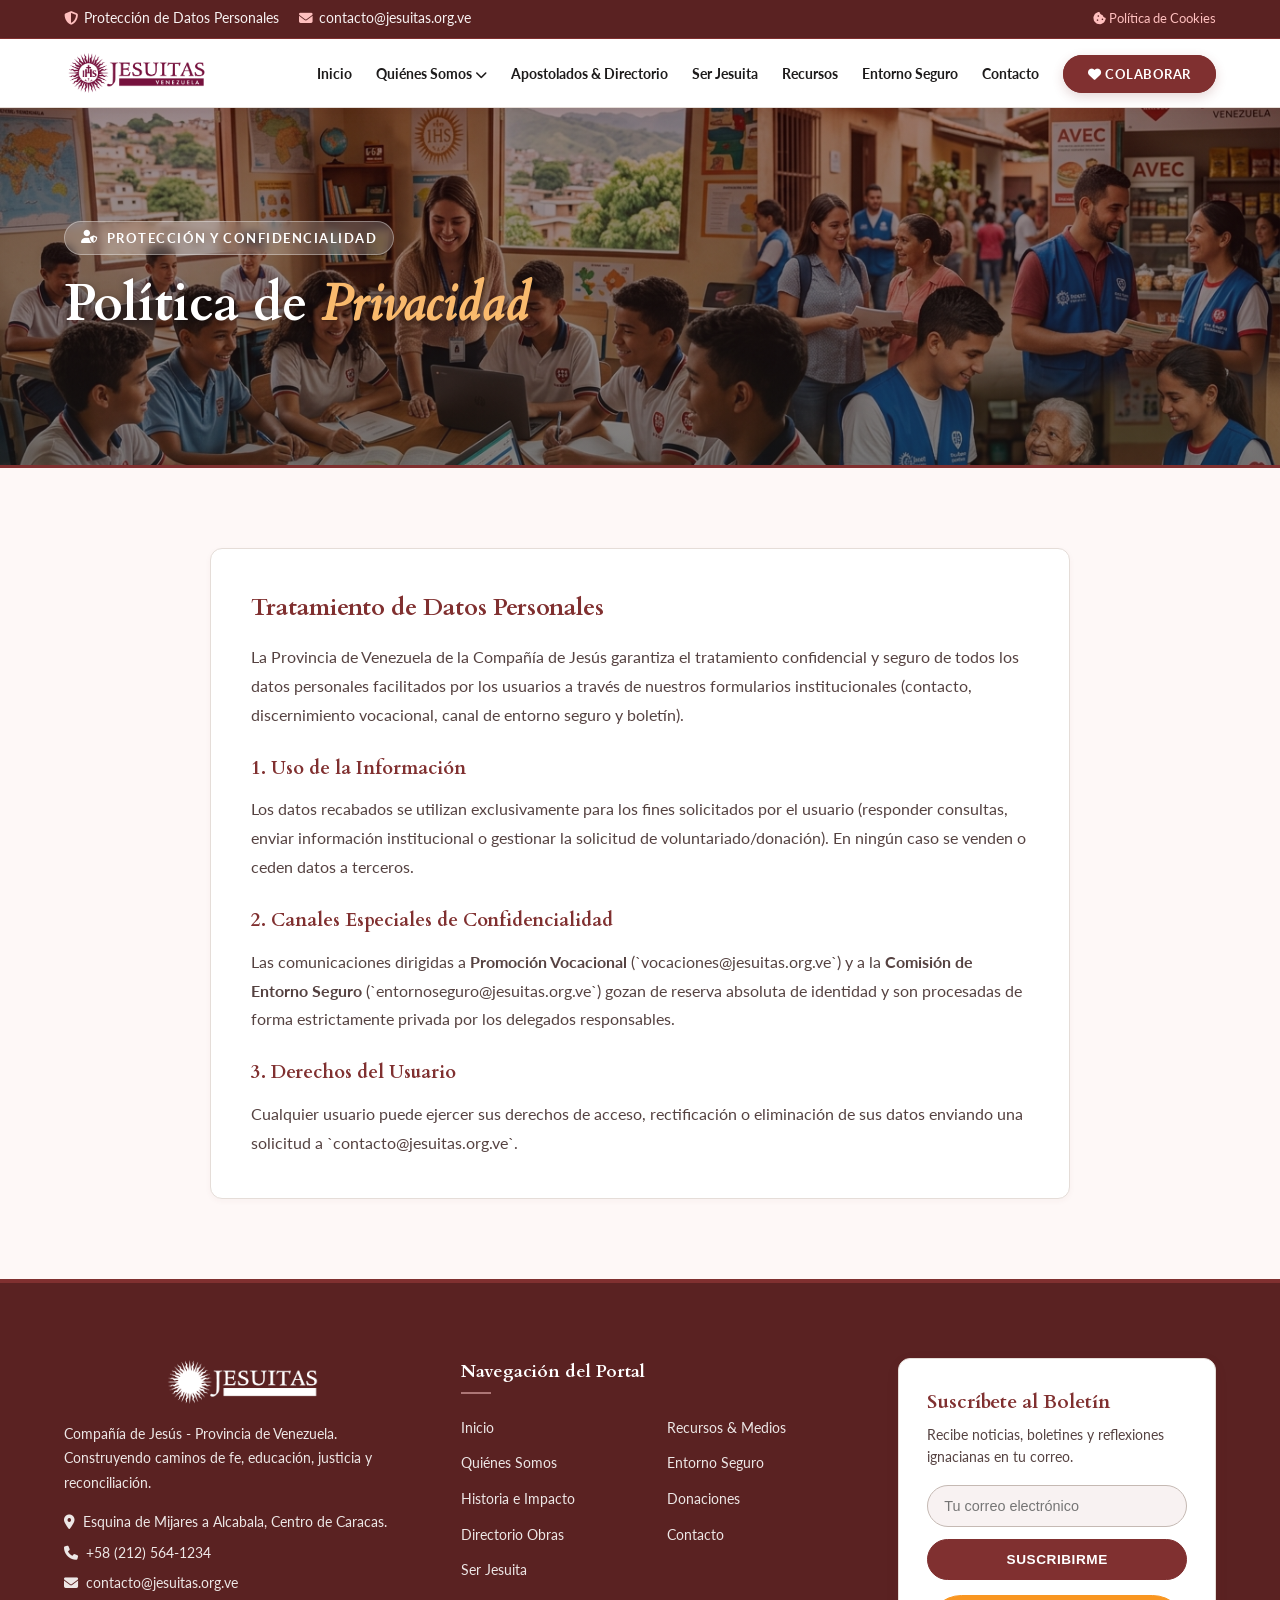
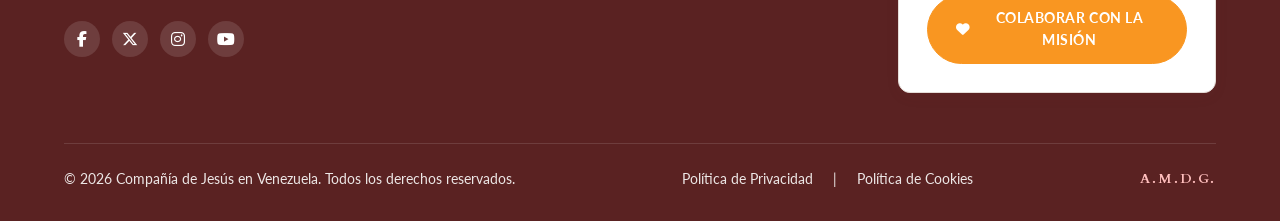
<file: privacidad.html>
<!DOCTYPE html>
<html lang="es">
<head>
  <meta charset="UTF-8">
  <meta name="viewport" content="width=device-width, initial-scale=1.0">
  <title>Política de Privacidad | Jesuitas Venezuela</title>
  <meta name="description" content="Política de privacidad y protección de datos personales de la Compañía de Jesús en Venezuela.">
  <link rel="stylesheet" href="https://cdnjs.cloudflare.com/ajax/libs/font-awesome/6.5.1/css/all.min.css">
  <link rel="stylesheet" href="styles.css">
</head>
<body>

  <div class="top-bar">
    <div class="container">
      <div class="top-info">
        <span><i class="fas fa-shield-alt" style="color: var(--secondary-container);"></i> Protección de Datos Personales</span>
        <span><i class="fas fa-envelope" style="color: var(--secondary-container);"></i> contacto@jesuitas.org.ve</span>
      </div>
      <div class="top-actions">
        <a href="cookies.html" style="color: var(--secondary-container); font-size: 0.82rem;"><i class="fas fa-cookie-bite"></i> Política de Cookies</a>
      </div>
    </div>
  </div>

  <header class="header">
    <div class="container">
      <nav class="navbar">
        <a href="index.html" class="brand-logo">
          <img src="images/Jesuitas_Venezuela_id68woPJPy_1.png" alt="Jesuitas Venezuela" class="brand-logo-img">
        </a>

        <ul class="nav-links" id="navLinks">
          <li><a href="index.html">Inicio</a></li>
          <li class="dropdown">
            <a href="quienes-somos.html">Quiénes Somos <i class="fas fa-chevron-down" style="font-size: 0.75rem;"></i></a>
            <ul class="dropdown-menu">
              <li><a href="quienes-somos.html">Identidad y Carisma</a></li>
              <li><a href="historia-impacto.html">Historia e Impacto (1916-2026)</a></li>
            </ul>
          </li>
          <li><a href="directorio.html">Apostolados & Directorio</a></li>
          <li><a href="ser-jesuita.html">Ser Jesuita</a></li>
          <li><a href="recursos.html">Recursos</a></li>
          <li><a href="proteccion-menores.html">Entorno Seguro</a></li>
          <li><a href="contacto.html">Contacto</a></li>
          <li><a href="donar.html" class="btn-donate-nav"><i class="fas fa-heart"></i> Colaborar</a></li>
        </ul>

        <div class="mobile-menu-toggle" id="mobileMenuToggle">
          <i class="fas fa-bars"></i>
        </div>
      </nav>
    </div>
  </header>

  <section class="hero-section" style="min-height: 40vh; background: linear-gradient(rgba(40, 1, 6, 0.45), rgba(29, 27, 27, 0.55)), url('images/hero_banner.jpg') center/cover no-repeat;">
    <div class="container">
      <div class="hero-content">
        <div class="hero-tag"><i class="fas fa-user-shield"></i> Protección y Confidencialidad</div>
        <h1 class="hero-title">Política de <span>Privacidad</span></h1>
      </div>
    </div>
  </section>

  <section class="section">
    <div class="container" style="max-width: 860px;">
      <div style="background: var(--surface-pure); padding: 40px; border-radius: var(--radius-md); border: 1px solid var(--border-subtle); box-shadow: var(--elevation-1);">
        <h2 style="font-family: var(--font-serif); margin-bottom: 16px; color: var(--primary-sanguine);">Tratamiento de Datos Personales</h2>
        <p style="color: var(--text-muted); margin-bottom: 20px; line-height: 1.8;">
          La Provincia de Venezuela de la Compañía de Jesús garantiza el tratamiento confidencial y seguro de todos los datos personales facilitados por los usuarios a través de nuestros formularios institucionales (contacto, discernimiento vocacional, canal de entorno seguro y boletín).
        </p>

        <h3 style="font-family: var(--font-serif); margin: 24px 0 12px 0; color: var(--primary-sanguine);">1. Uso de la Información</h3>
        <p style="color: var(--text-muted); margin-bottom: 20px; line-height: 1.8;">
          Los datos recabados se utilizan exclusivamente para los fines solicitados por el usuario (responder consultas, enviar información institucional o gestionar la solicitud de voluntariado/donación). En ningún caso se venden o ceden datos a terceros.
        </p>

        <h3 style="font-family: var(--font-serif); margin: 24px 0 12px 0; color: var(--primary-sanguine);">2. Canales Especiales de Confidencialidad</h3>
        <p style="color: var(--text-muted); margin-bottom: 20px; line-height: 1.8;">
          Las comunicaciones dirigidas a <strong>Promoción Vocacional</strong> (`vocaciones@jesuitas.org.ve`) y a la <strong>Comisión de Entorno Seguro</strong> (`entornoseguro@jesuitas.org.ve`) gozan de reserva absoluta de identidad y son procesadas de forma estrictamente privada por los delegados responsables.
        </p>

        <h3 style="font-family: var(--font-serif); margin: 24px 0 12px 0; color: var(--primary-sanguine);">3. Derechos del Usuario</h3>
        <p style="color: var(--text-muted); line-height: 1.8;">
          Cualquier usuario puede ejercer sus derechos de acceso, rectificación o eliminación de sus datos enviando una solicitud a `contacto@jesuitas.org.ve`.
        </p>
      </div>
    </div>
  </section>

  <footer class="footer">
    <div class="container">
      <div class="footer-grid">
        <div class="footer-brand">
          <img src="images/Jesuitas_Venezuela_id68woPJPy_1.png" alt="Jesuitas Venezuela" class="footer-logo-img">
          <p>Compañía de Jesús - Provincia de Venezuela.<br>Construyendo caminos de fe, educación, justicia y reconciliación.</p>
          <div class="footer-contact-info">
            <span><i class="fas fa-map-marker-alt"></i> Esquina de Mijares a Alcabala, Centro de Caracas.</span>
            <span><i class="fas fa-phone"></i> +58 (212) 564-1234</span>
            <span><i class="fas fa-envelope"></i> contacto@jesuitas.org.ve</span>
          </div>
          <div class="footer-social-links">
            <a href="#" aria-label="Facebook"><i class="fab fa-facebook-f"></i></a>
            <a href="#" aria-label="Twitter"><i class="fab fa-x-twitter"></i></a>
            <a href="#" aria-label="Instagram"><i class="fab fa-instagram"></i></a>
            <a href="#" aria-label="YouTube"><i class="fab fa-youtube"></i></a>
          </div>
        </div>

        <div>
          <h3 class="footer-title">Navegación del Portal</h3>
          <div class="footer-nav-two-columns">
            <ul class="footer-links">
              <li><a href="index.html">Inicio</a></li>
              <li><a href="quienes-somos.html">Quiénes Somos</a></li>
              <li><a href="historia-impacto.html">Historia e Impacto</a></li>
              <li><a href="directorio.html">Directorio Obras</a></li>
              <li><a href="ser-jesuita.html">Ser Jesuita</a></li>
            </ul>
            <ul class="footer-links">
              <li><a href="recursos.html">Recursos & Medios</a></li>
              <li><a href="proteccion-menores.html">Entorno Seguro</a></li>
              <li><a href="donar.html">Donaciones</a></li>
              <li><a href="contacto.html">Contacto</a></li>
            </ul>
          </div>
        </div>

        <div>
          <div class="footer-newsletter-card">
            <h3>Suscríbete al Boletín</h3>
            <p>Recibe noticias, boletines y reflexiones ignacianas en tu correo.</p>
            <form onsubmit="event.preventDefault(); alert('¡Gracias por suscribirte!');">
              <input type="email" placeholder="Tu correo electrónico" required>
              <button class="btn-primary" style="width: 100%; justify-content: center; font-size: 0.85rem;">
                Suscribirme
              </button>
            </form>
            <div style="margin-top: 15px; text-align: center;">
              <a href="donar.html" class="btn-primary" style="width: 100%; justify-content: center; background-color: var(--accent-orange); border-color: var(--accent-orange); font-size: 0.85rem;">
                <i class="fas fa-heart"></i> Colaborar con la Misión
              </a>
            </div>
          </div>
        </div>
      </div>

      <div class="footer-bottom">
        <div>&copy; 2026 Compañía de Jesús en Venezuela. Todos los derechos reservados.</div>
        <div class="footer-legal-links">
          <a href="privacidad.html">Política de Privacidad</a> |
          <a href="cookies.html">Política de Cookies</a>
        </div>
        <div class="amdg-tag">A.M.D.G.</div>
      </div>
    </div>
  </footer>

  <script src="app.js"></script>
</body>
</html>
</file>
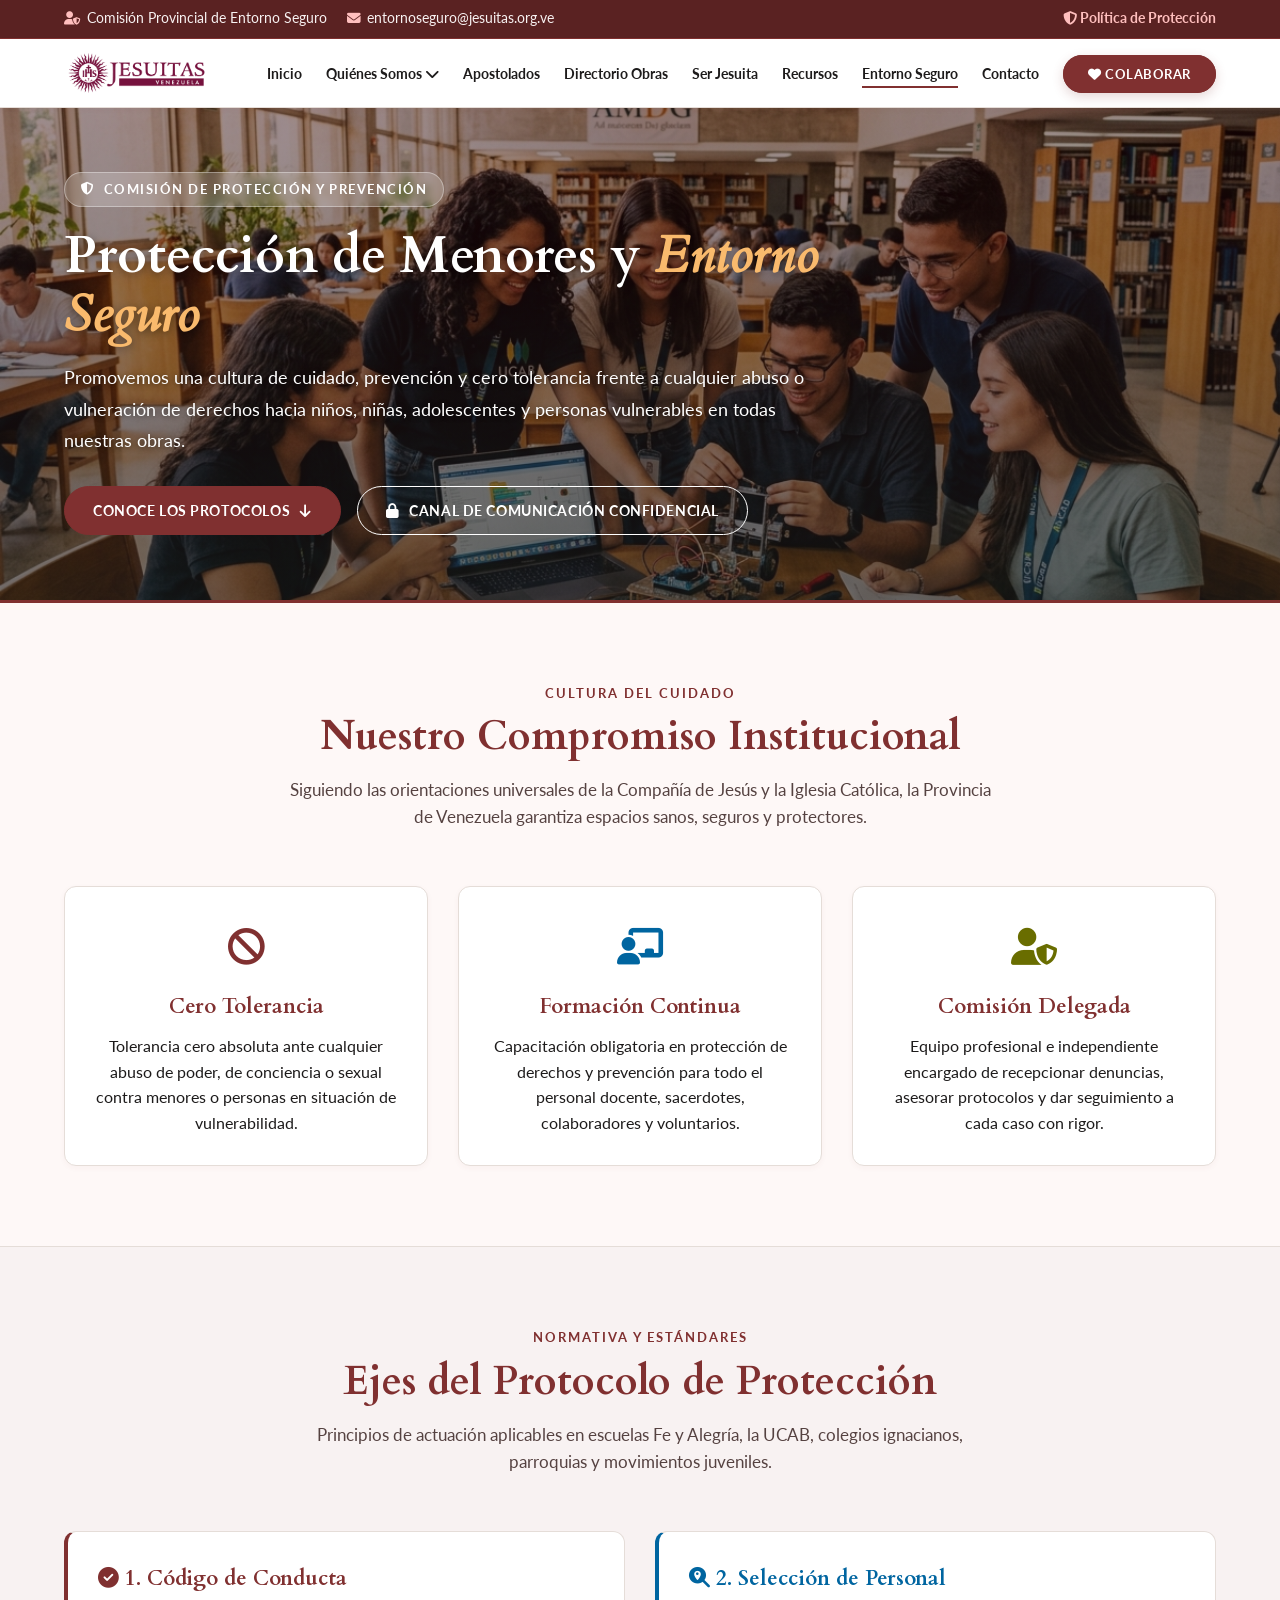
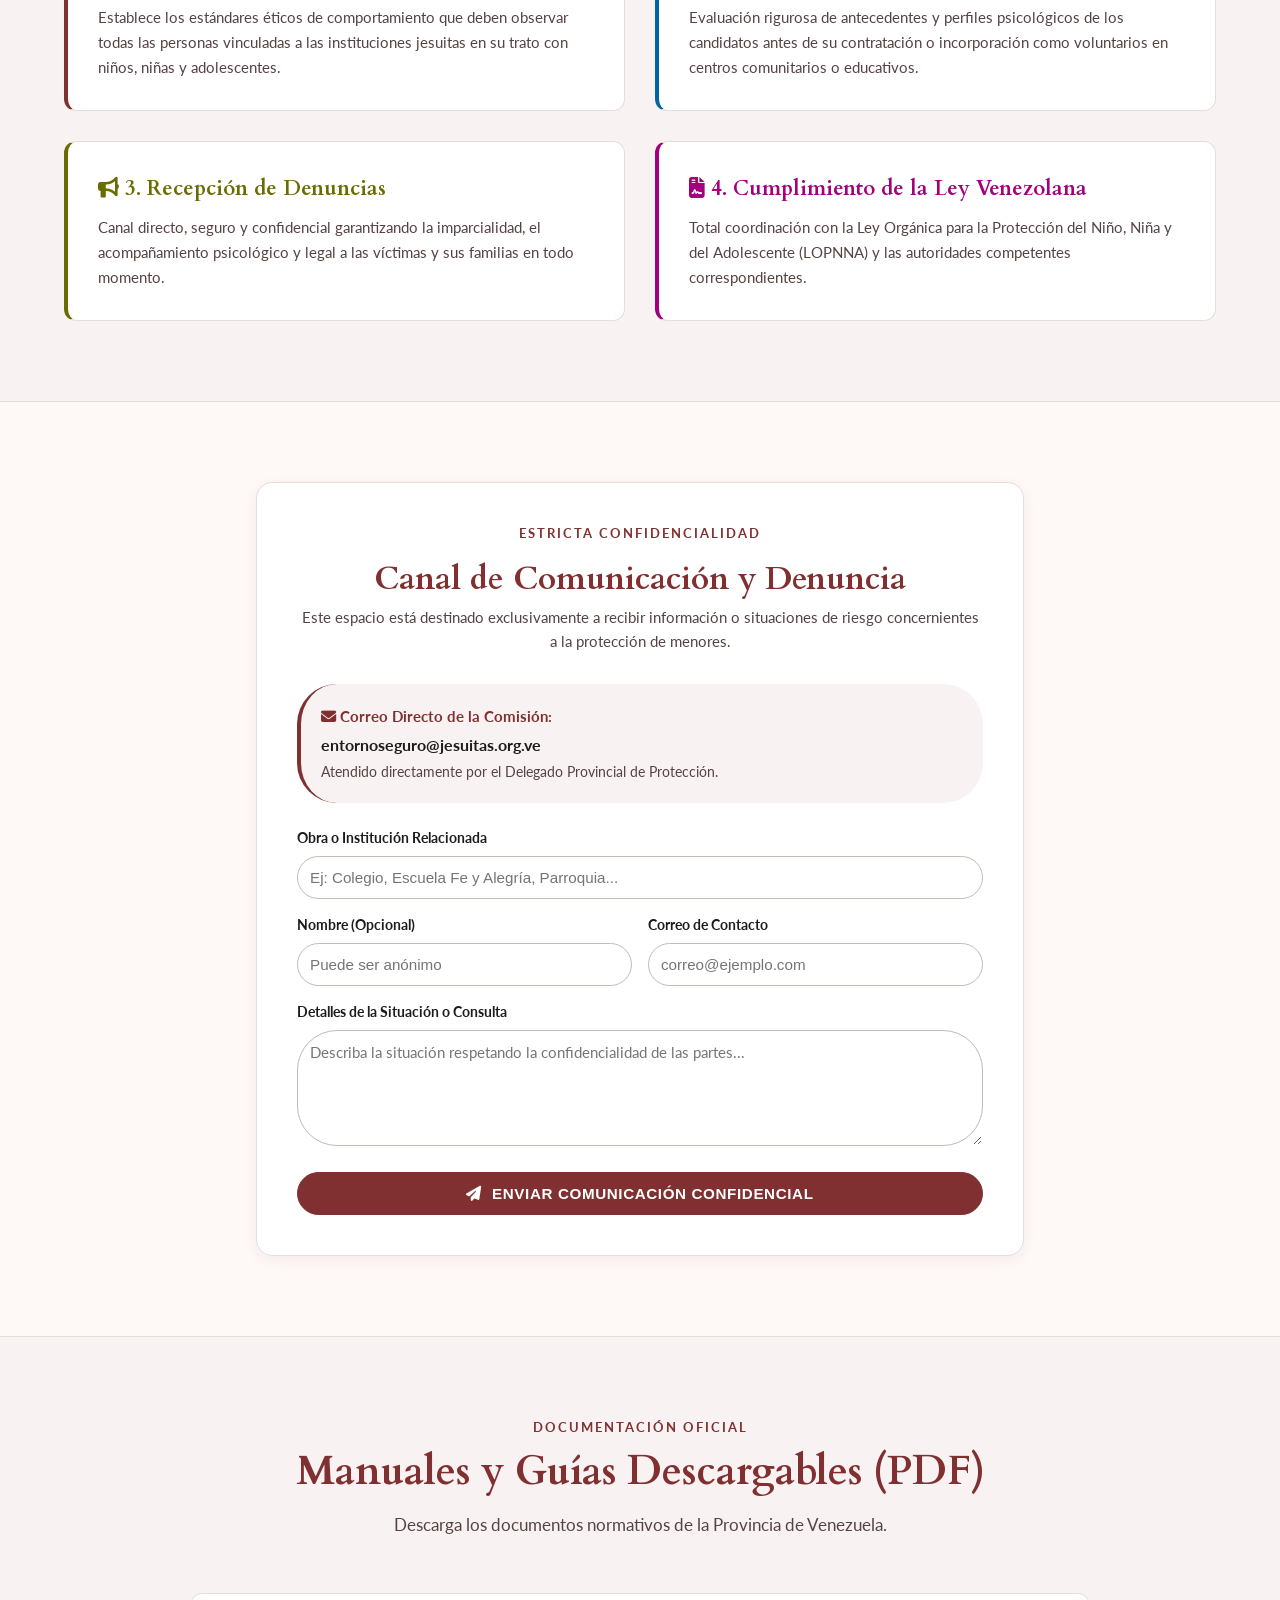
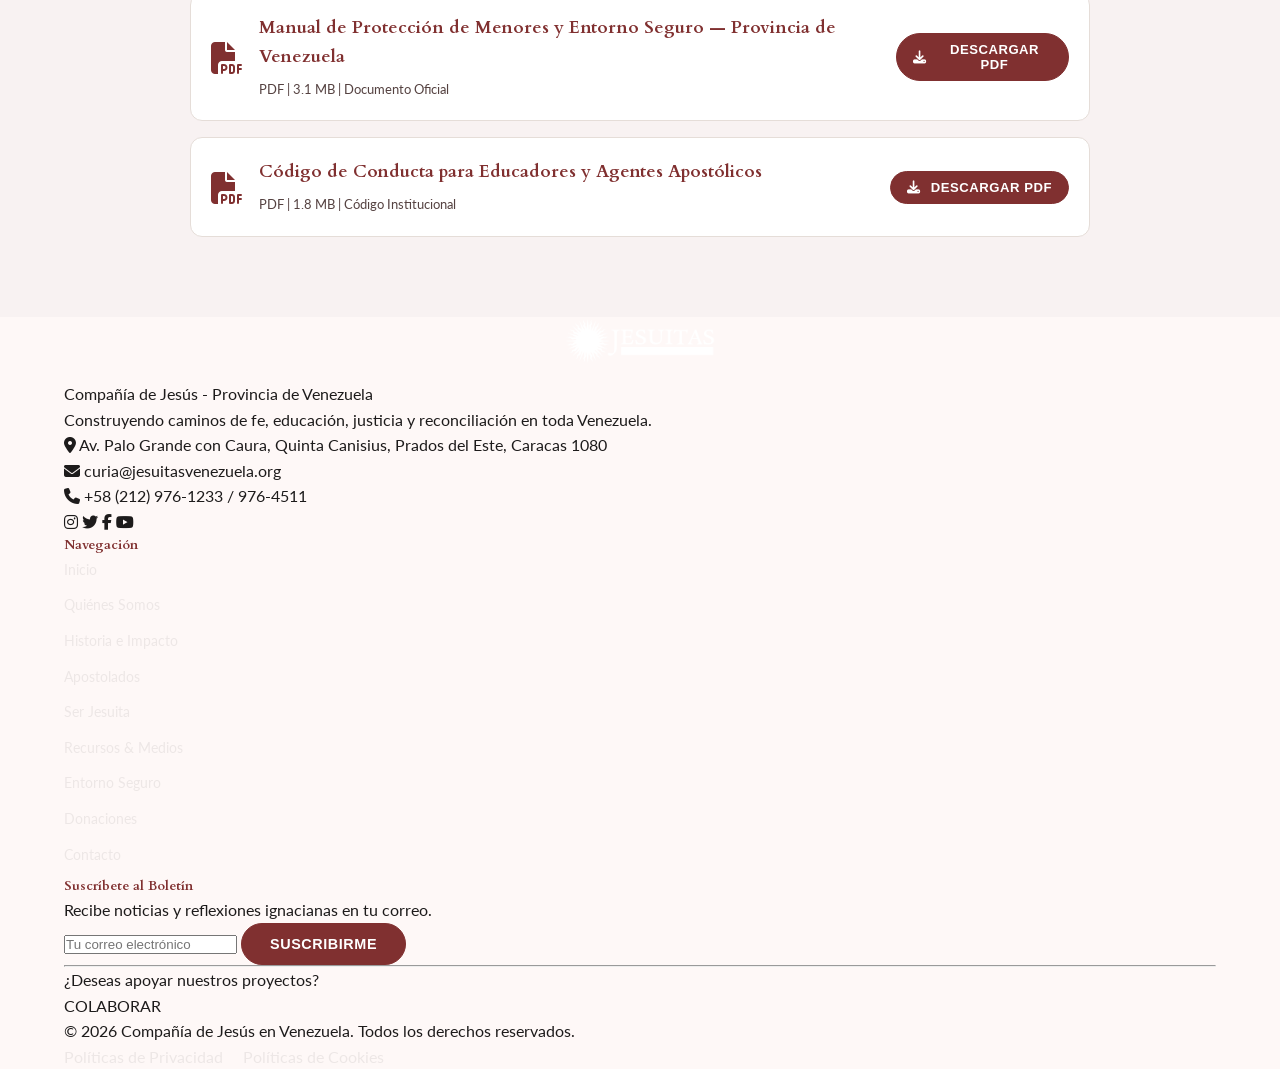
<file: proteccion-menores.html>
<!DOCTYPE html>
<html lang="es">
<head>
  <meta charset="UTF-8">
  <meta name="viewport" content="width=device-width, initial-scale=1.0">
  <title>Protección de Menores y Entorno Seguro | Jesuitas Venezuela</title>
  <meta name="description" content="Política institucional, código de conducta y protocolo de protección de niños, niñas, adolescentes y personas vulnerables en las obras de la Compañía de Jesús en Venezuela.">
  
  <!-- Font Awesome Icons -->
  <link rel="stylesheet" href="https://cdnjs.cloudflare.com/ajax/libs/font-awesome/6.5.1/css/all.min.css">
  
  <!-- Custom Styles (Stitch Design System) -->
  <link rel="stylesheet" href="styles.css">
</head>
<body>

  <!-- Top Bar -->
  <div class="top-bar">
    <div class="container">
      <div class="top-info">
        <span><i class="fas fa-user-shield" style="color: var(--secondary-container);"></i> Comisión Provincial de Entorno Seguro</span>
        <span><i class="fas fa-envelope" style="color: var(--secondary-container);"></i> entornoseguro@jesuitas.org.ve</span>
      </div>
      <div class="top-actions">
        <a href="proteccion-menores.html" style="color: var(--secondary-container); font-weight: 700;"><i class="fas fa-shield-alt"></i> Política de Protección</a>
      </div>
    </div>
  </div>

  <!-- Header Navigation -->
  <header class="header">
    <div class="container">
      <nav class="navbar">
        <a href="index.html" class="brand-logo">
          <img src="images/Jesuitas_Venezuela_id68woPJPy_1.png" alt="Jesuitas Venezuela" class="brand-logo-img">
        </a>

        <ul class="nav-links" id="navLinks">
          <li><a href="index.html">Inicio</a></li>
          <li class="nav-item has-dropdown">
            <a href="quienes-somos.html" class="nav-link">Quiénes Somos <i class="fas fa-chevron-down opacity-75 fs-xs ms-1"></i></a>
            <ul class="dropdown-menu">
              <li><a href="quienes-somos.html">Quiénes Somos</a></li>
              <li><a href="historia-impacto.html">Historia e Impacto</a></li>
            </ul>
          </li>
          <li><a href="directorio.html">Apostolados</a></li>
          <li><a href="directorio.html">Directorio Obras</a></li>
          <li><a href="ser-jesuita.html">Ser Jesuita</a></li>
          <li><a href="recursos.html">Recursos</a></li>
          <li><a href="proteccion-menores.html" class="active">Entorno Seguro</a></li>
          <li><a href="contacto.html">Contacto</a></li>
          <li><a href="donar.html" class="btn-donate-nav"><i class="fas fa-heart"></i> Colaborar</a></li>
        </ul>

        <div class="mobile-menu-toggle" id="mobileMenuToggle">
          <i class="fas fa-bars"></i>
        </div>
      </nav>
    </div>
  </header>

  <!-- Hero Entorno Seguro -->
  <section class="hero-section" style="min-height: 55vh; background: linear-gradient(rgba(40, 1, 6, 0.45), rgba(29, 27, 27, 0.6)), url('images/obra_educacion.jpg') center/cover no-repeat;">
    <div class="container">
      <div class="hero-content">
        <div class="hero-tag">
          <i class="fas fa-shield-alt"></i> Comisión de Protección y Prevención
        </div>
        <h1 class="hero-title">Protección de Menores y <span>Entorno Seguro</span></h1>
        <p class="hero-description">
          Promovemos una cultura de cuidado, prevención y cero tolerancia frente a cualquier abuso o vulneración de derechos hacia niños, niñas, adolescentes y personas vulnerables en todas nuestras obras.
        </p>
        <div class="hero-cta-group">
          <a href="#protocolos" class="btn-primary">
            Conoce los Protocolos <i class="fas fa-arrow-down"></i>
          </a>
          <a href="#canal-denuncia" class="btn-secondary">
            <i class="fas fa-lock"></i> Canal de Comunicación Confidencial
          </a>
        </div>
      </div>
    </div>
  </section>

  <!-- Compromiso e Identidad -->
  <section class="section">
    <div class="container">
      <div class="section-header">
        <span class="subtitle-badge">Cultura del Cuidado</span>
        <h2 class="section-title">Nuestro Compromiso Institucional</h2>
        <p class="section-description">
          Siguiendo las orientaciones universales de la Compañía de Jesús y la Iglesia Católica, la Provincia de Venezuela garantiza espacios sanos, seguros y protectores.
        </p>
      </div>

      <div class="obras-grid" style="grid-template-columns: repeat(auto-fit, minmax(280px, 1fr));">
        <div class="obra-card" style="padding: 30px; text-align: center;">
          <div style="font-size: 2.3rem; color: var(--primary-sanguine); margin-bottom: 14px;">
            <i class="fas fa-ban"></i>
          </div>
          <h3 style="font-size: 1.3rem; font-family: var(--font-serif); margin-bottom: 10px;">Cero Tolerancia</h3>
          <p>Tolerancia cero absoluta ante cualquier abuso de poder, de conciencia o sexual contra menores o personas en situación de vulnerabilidad.</p>
        </div>

        <div class="obra-card" style="padding: 30px; text-align: center;">
          <div style="font-size: 2.3rem; color: var(--sector-educacion); margin-bottom: 14px;">
            <i class="fas fa-chalkboard-teacher"></i>
          </div>
          <h3 style="font-size: 1.3rem; font-family: var(--font-serif); margin-bottom: 10px;">Formación Continua</h3>
          <p>Capacitación obligatoria en protección de derechos y prevención para todo el personal docente, sacerdotes, colaboradores y voluntarios.</p>
        </div>

        <div class="obra-card" style="padding: 30px; text-align: center;">
          <div style="font-size: 2.3rem; color: #696D00; margin-bottom: 14px;">
            <i class="fas fa-user-shield"></i>
          </div>
          <h3 style="font-size: 1.3rem; font-family: var(--font-serif); margin-bottom: 10px;">Comisión Delegada</h3>
          <p>Equipo profesional e independiente encargado de recepcionar denuncias, asesorar protocolos y dar seguimiento a cada caso con rigor.</p>
        </div>
      </div>
    </div>
  </section>

  <!-- Los 4 Pilares del Protocolo de Entorno Seguro -->
  <section class="section" id="protocolos" style="background-color: var(--surface-container-low); border-top: 1px solid var(--border-subtle); border-bottom: 1px solid var(--border-subtle);">
    <div class="container">
      <div class="section-header">
        <span class="subtitle-badge">Normativa y Estándares</span>
        <h2 class="section-title">Ejes del Protocolo de Protección</h2>
        <p class="section-description">Principios de actuación aplicables en escuelas Fe y Alegría, la UCAB, colegios ignacianos, parroquias y movimientos juveniles.</p>
      </div>

      <div style="display: grid; grid-template-columns: 1fr 1fr; gap: 30px;" class="protocol-grid">
        <div style="background: var(--surface-pure); padding: 30px; border-radius: var(--radius-md); border: 1px solid var(--border-subtle); border-left: 4px solid var(--primary-sanguine);">
          <h3 style="font-size: 1.3rem; font-family: var(--font-serif); margin-bottom: 10px; color: var(--primary-sanguine);"><i class="fas fa-check-circle"></i> 1. Código de Conducta</h3>
          <p style="font-size: 0.92rem; color: var(--text-muted); line-height: 1.7;">
            Establece los estándares éticos de comportamiento que deben observar todas las personas vinculadas a las instituciones jesuitas en su trato con niños, niñas y adolescentes.
          </p>
        </div>

        <div style="background: var(--surface-pure); padding: 30px; border-radius: var(--radius-md); border: 1px solid var(--border-subtle); border-left: 4px solid var(--sector-educacion);">
          <h3 style="font-size: 1.3rem; font-family: var(--font-serif); margin-bottom: 10px; color: var(--sector-educacion);"><i class="fas fa-search-location"></i> 2. Selección de Personal</h3>
          <p style="font-size: 0.92rem; color: var(--text-muted); line-height: 1.7;">
            Evaluación rigurosa de antecedentes y perfiles psicológicos de los candidatos antes de su contratación o incorporación como voluntarios en centros comunitarios o educativos.
          </p>
        </div>

        <div style="background: var(--surface-pure); padding: 30px; border-radius: var(--radius-md); border: 1px solid var(--border-subtle); border-left: 4px solid #696D00;">
          <h3 style="font-size: 1.3rem; font-family: var(--font-serif); margin-bottom: 10px; color: #696D00;"><i class="fas fa-bullhorn"></i> 3. Recepción de Denuncias</h3>
          <p style="font-size: 0.92rem; color: var(--text-muted); line-height: 1.7;">
            Canal directo, seguro y confidencial garantizando la imparcialidad, el acompañamiento psicológico y legal a las víctimas y sus familias en todo momento.
          </p>
        </div>

        <div style="background: var(--surface-pure); padding: 30px; border-radius: var(--radius-md); border: 1px solid var(--border-subtle); border-left: 4px solid var(--sector-juventud);">
          <h3 style="font-size: 1.3rem; font-family: var(--font-serif); margin-bottom: 10px; color: var(--sector-juventud);"><i class="fas fa-file-contract"></i> 4. Cumplimiento de la Ley Venezolana</h3>
          <p style="font-size: 0.92rem; color: var(--text-muted); line-height: 1.7;">
            Total coordinación con la Ley Orgánica para la Protección del Niño, Niña y del Adolescente (LOPNNA) y las autoridades competentes correspondientes.
          </p>
        </div>
      </div>
    </div>
  </section>

  <!-- Canal Confidencial de Comunicación y Denuncia -->
  <section class="section" id="canal-denuncia">
    <div class="container">
      <div style="max-width: 768px; margin: 0 auto; background: var(--surface-pure); padding: 40px; border-radius: var(--radius-lg); border: 1px solid var(--border-subtle); box-shadow: var(--elevation-2);">
        <div style="text-align: center; margin-bottom: 30px;">
          <span class="subtitle-badge">Estricta Confidencialidad</span>
          <h2 style="font-size: 2rem; font-family: var(--font-serif); color: var(--primary-sanguine);">Canal de Comunicación y Denuncia</h2>
          <p style="color: var(--text-muted); font-size: 0.95rem;">
            Este espacio está destinado exclusivamente a recibir información o situaciones de riesgo concernientes a la protección de menores.
          </p>
        </div>

        <div style="background: var(--surface-container-low); padding: 20px; border-radius: var(--radius-sm); margin-bottom: 25px; border-left: 4px solid var(--primary-sanguine);">
          <strong style="color: var(--primary-sanguine); font-size: 0.95rem; display: block; margin-bottom: 4px;"><i class="fas fa-envelope"></i> Correo Directo de la Comisión:</strong>
          <span style="font-size: 1rem; font-weight: 700; color: var(--text-on-surface);">entornoseguro@jesuitas.org.ve</span><br>
          <span style="font-size: 0.85rem; color: var(--text-muted);">Atendido directamente por el Delegado Provincial de Protección.</span>
        </div>

        <form onsubmit="event.preventDefault(); alert('¡Su comunicación ha sido enviada con éxito a la Comisión de Entorno Seguro de la Provincia!');">
          <div style="margin-bottom: 16px;">
            <label style="display: block; font-size: 0.85rem; font-weight: 700; margin-bottom: 6px;">Obra o Institución Relacionada</label>
            <input type="text" required placeholder="Ej: Colegio, Escuela Fe y Alegría, Parroquia..." style="width: 100%; padding: 12px; border: 1px solid var(--border-strong); border-radius: var(--radius-sm); font-size: 0.95rem;">
          </div>

          <div style="display: grid; grid-template-columns: 1fr 1fr; gap: 16px; margin-bottom: 16px;">
            <div>
              <label style="display: block; font-size: 0.85rem; font-weight: 700; margin-bottom: 6px;">Nombre (Opcional)</label>
              <input type="text" placeholder="Puede ser anónimo" style="width: 100%; padding: 12px; border: 1px solid var(--border-strong); border-radius: var(--radius-sm); font-size: 0.95rem;">
            </div>

            <div>
              <label style="display: block; font-size: 0.85rem; font-weight: 700; margin-bottom: 6px;">Correo de Contacto</label>
              <input type="email" required placeholder="correo@ejemplo.com" style="width: 100%; padding: 12px; border: 1px solid var(--border-strong); border-radius: var(--radius-sm); font-size: 0.95rem;">
            </div>
          </div>

          <div style="margin-bottom: 20px;">
            <label style="display: block; font-size: 0.85rem; font-weight: 700; margin-bottom: 6px;">Detalles de la Situación o Consulta</label>
            <textarea rows="5" required placeholder="Describa la situación respetando la confidencialidad de las partes..." style="width: 100%; padding: 12px; border: 1px solid var(--border-strong); border-radius: var(--radius-sm); font-size: 0.95rem; font-family: var(--font-sans);"></textarea>
          </div>

          <button class="btn-primary" style="width: 100%; justify-content: center; font-size: 0.95rem;">
            <i class="fas fa-paper-plane"></i> Enviar Comunicación Confidencial
          </button>
        </form>
      </div>
    </div>
  </section>

  <!-- Documentos y Protocolos Descargables -->
  <section class="section" style="background-color: var(--surface-container-low); border-top: 1px solid var(--border-subtle);">
    <div class="container">
      <div class="section-header">
        <span class="subtitle-badge">Documentación Oficial</span>
        <h2 class="section-title">Manuales y Guías Descargables (PDF)</h2>
        <p class="section-description">Descarga los documentos normativos de la Provincia de Venezuela.</p>
      </div>

      <div style="display: flex; flex-direction: column; gap: 16px; max-width: 900px; margin: 0 auto;">
        <div style="background: var(--surface-pure); padding: 20px; border-radius: var(--radius-md); border: 1px solid var(--border-subtle); display: flex; justify-content: space-between; align-items: center;">
          <div style="display: flex; align-items: center; gap: 16px;">
            <div style="font-size: 2rem; color: var(--primary-sanguine);"><i class="fas fa-file-pdf"></i></div>
            <div>
              <h4 style="font-size: 1.1rem; font-family: var(--font-serif); margin-bottom: 4px;">Manual de Protección de Menores y Entorno Seguro — Provincia de Venezuela</h4>
              <span style="font-size: 0.82rem; color: var(--text-muted);">PDF | 3.1 MB | Documento Oficial</span>
            </div>
          </div>
          <button class="btn-primary" style="padding: 8px 16px; font-size: 0.82rem;" onclick="alert('Descargando el Manual de Entorno Seguro en PDF...');">
            <i class="fas fa-download"></i> Descargar PDF
          </button>
        </div>

        <div style="background: var(--surface-pure); padding: 20px; border-radius: var(--radius-md); border: 1px solid var(--border-subtle); display: flex; justify-content: space-between; align-items: center;">
          <div style="display: flex; align-items: center; gap: 16px;">
            <div style="font-size: 2rem; color: var(--primary-sanguine);"><i class="fas fa-file-pdf"></i></div>
            <div>
              <h4 style="font-size: 1.1rem; font-family: var(--font-serif); margin-bottom: 4px;">Código de Conducta para Educadores y Agentes Apostólicos</h4>
              <span style="font-size: 0.82rem; color: var(--text-muted);">PDF | 1.8 MB | Código Institucional</span>
            </div>
          </div>
          <button class="btn-primary" style="padding: 8px 16px; font-size: 0.82rem;" onclick="alert('Descargando el Código de Conducta en PDF...');">
            <i class="fas fa-download"></i> Descargar PDF
          </button>
        </div>
      </div>
    </div>
  </section>

  <!-- Footer -->
  <footer class="main-footer pt-5 pb-4">
    <div class="container container-custom">
      <div class="row g-4 align-items-start pb-4 border-bottom border-light-subtle">
        <!-- Col 1: Logo & Contact Info -->
        <div class="col-lg-4 col-md-6 me-auto">
          <a href="index.html" class="footer-brand d-inline-block mb-3">
            <img src="images/Jesuitas_Venezuela_id68woPJPy_1.png" alt="Jesuitas Venezuela" class="footer-logo-img mb-2">
            <span class="d-block text-white opacity-75 small">Compañía de Jesús - Provincia de Venezuela</span>
          </a>
          <p class="text-white-50 small mb-3">
            Construyendo caminos de fe, educación, justicia y reconciliación en toda Venezuela.
          </p>
          <div class="contact-info text-white-50 small">
            <p class="mb-1"><i class="fas fa-map-marker-alt me-2 text-gold"></i> Av. Palo Grande con Caura, Quinta Canisius, Prados del Este, Caracas 1080</p>
            <p class="mb-1"><i class="fas fa-envelope me-2 text-gold"></i> curia@jesuitasvenezuela.org</p>
            <p class="mb-3"><i class="fas fa-phone me-2 text-gold"></i> +58 (212) 976-1233 / 976-4511</p>
          </div>
          <div class="social-links d-flex gap-2">
            <a href="https://www.instagram.com/jesuitasvenezuela/" target="_blank" class="social-icon" aria-label="Instagram"><i class="fab fa-instagram"></i></a>
            <a href="https://twitter.com/JesuitasVzla" target="_blank" class="social-icon" aria-label="Twitter"><i class="fab fa-twitter"></i></a>
            <a href="https://www.facebook.com/JesuitasVenezuela/" target="_blank" class="social-icon" aria-label="Facebook"><i class="fab fa-facebook-f"></i></a>
            <a href="https://www.youtube.com/@JesuitasVenezuela" target="_blank" class="social-icon" aria-label="YouTube"><i class="fab fa-youtube"></i></a>
          </div>
        </div>

        <!-- Col 2: Navigation (2 columns) -->
        <div class="col-lg-4 col-md-6">
          <h5 class="footer-heading text-white fw-bold mb-3">Navegación</h5>
          <div class="row">
            <div class="col-6">
              <ul class="list-unstyled footer-links mb-0">
                <li><a href="index.html">Inicio</a></li>
                <li><a href="quienes-somos.html">Quiénes Somos</a></li>
                <li><a href="historia-impacto.html">Historia e Impacto</a></li>
                <li><a href="directorio.html">Apostolados</a></li>
                <li><a href="ser-jesuita.html">Ser Jesuita</a></li>
              </ul>
            </div>
            <div class="col-6">
              <ul class="list-unstyled footer-links mb-0">
                <li><a href="recursos.html">Recursos & Medios</a></li>
                <li><a href="proteccion-menores.html">Entorno Seguro</a></li>
                <li><a href="donar.html">Donaciones</a></li>
                <li><a href="contacto.html">Contacto</a></li>
              </ul>
            </div>
          </div>
        </div>

        <!-- Col 3: White Card Newsletter -->
        <div class="col-lg-3 col-md-12">
          <div class="footer-card bg-white p-4 text-dark shadow-sm">
            <h5 class="fw-bold mb-2 text-dark">Suscríbete al Boletín</h5>
            <p class="small text-muted mb-3">Recibe noticias y reflexiones ignacianas en tu correo.</p>
            <form class="mb-3">
              <input type="email" class="form-control form-control-sm mb-2" placeholder="Tu correo electrónico" required>
              <button type="submit" class="btn btn-primary btn-sm w-100 fw-semibold">SUSCRIBIRME</button>
            </form>
            <hr class="my-3 border-secondary-subtle">
            <div class="text-center">
              <p class="small text-muted mb-2">¿Deseas apoyar nuestros proyectos?</p>
              <a href="donar.html" class="btn btn-outline-primary btn-sm w-100 fw-bold">COLABORAR</a>
            </div>
          </div>
        </div>
      </div>

      <!-- Footer Bottom -->
      <div class="d-flex flex-column flex-md-row justify-content-between align-items-center pt-3 text-white-50 small">
        <p class="mb-2 mb-md-0">&copy; 2026 Compañía de Jesús en Venezuela. Todos los derechos reservados.</p>
        <div class="footer-legal-links">
          <a href="privacidad.html" class="text-white-50 me-3 text-decoration-none">Políticas de Privacidad</a>
          <a href="cookies.html" class="text-white-50 text-decoration-none">Políticas de Cookies</a>
        </div>
      </div>
    </div>
  </footer>

  <script src="app.js"></script>
</body>
</html>
</file>
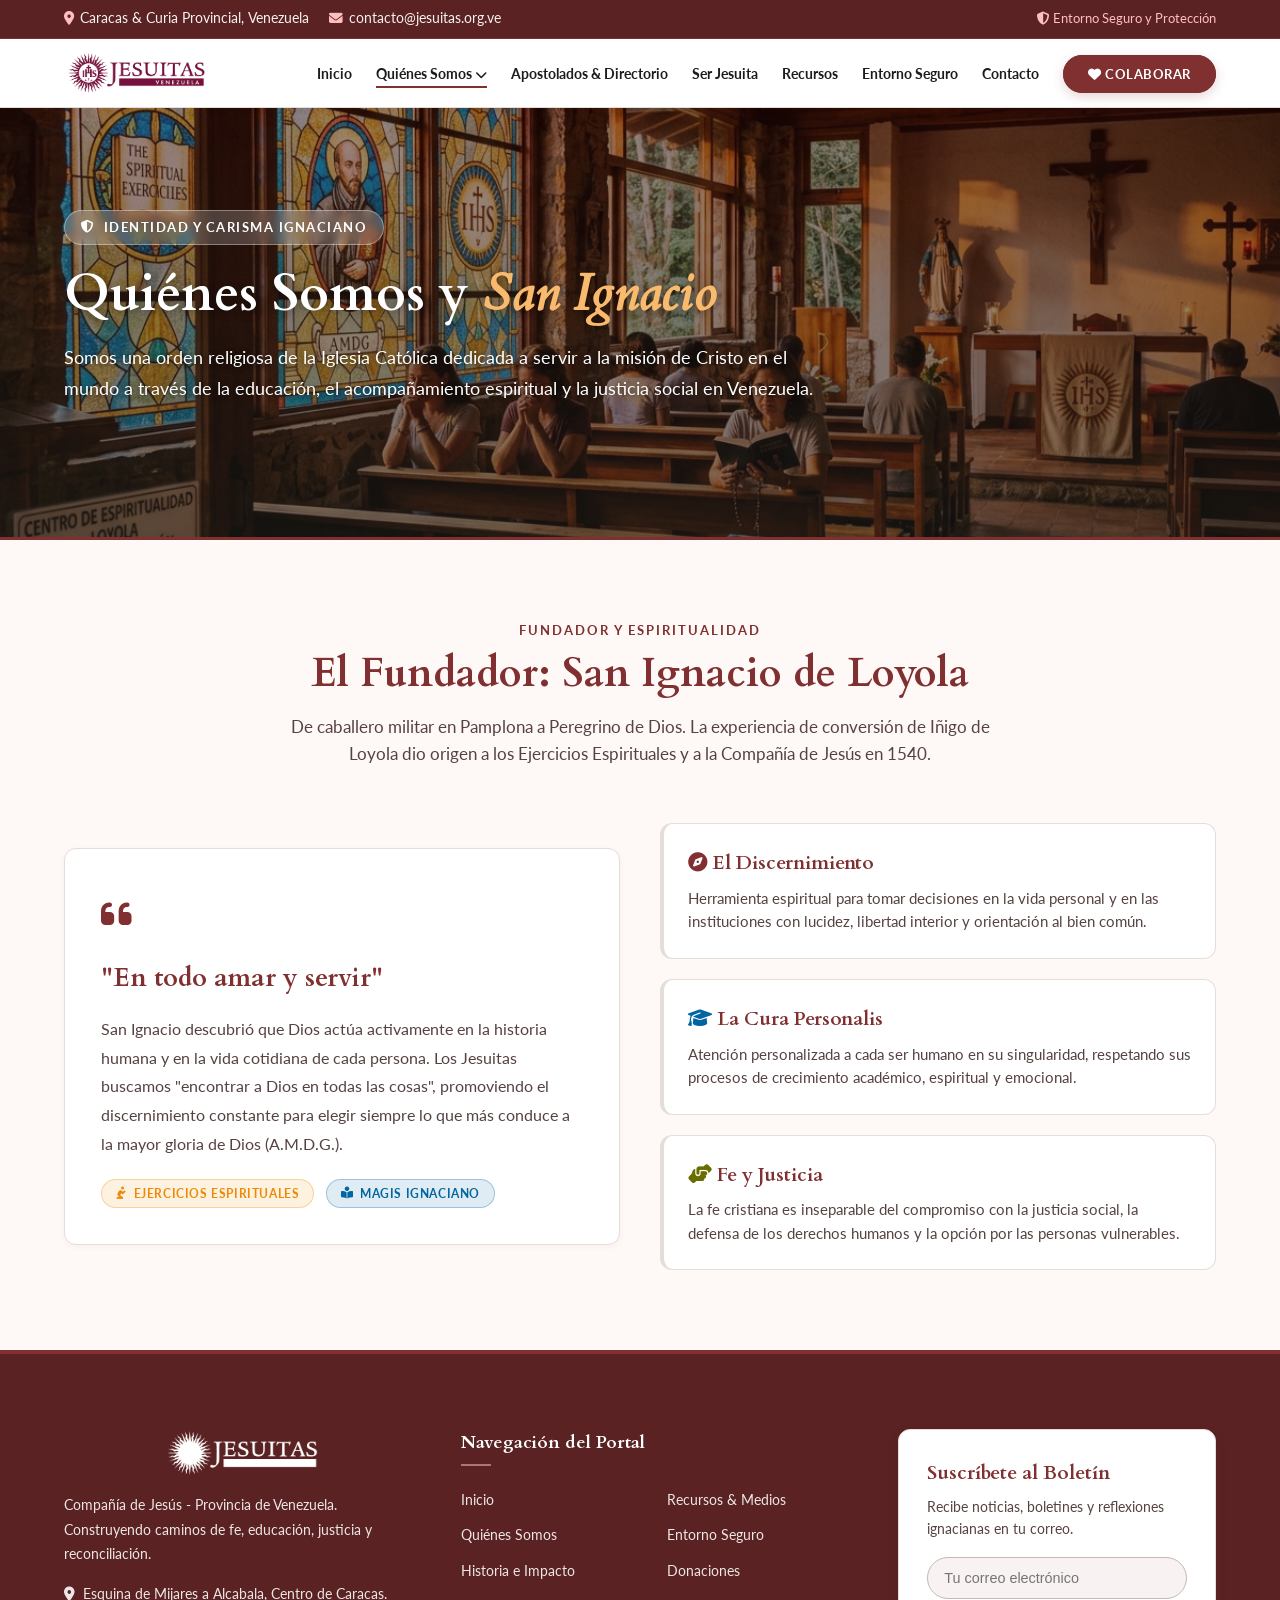
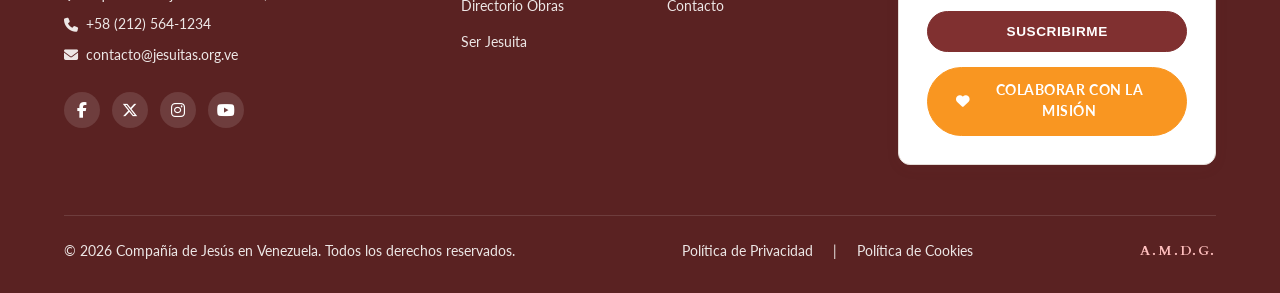
<file: quienes-somos.html>
<!DOCTYPE html>
<html lang="es">
<head>
  <meta charset="UTF-8">
  <meta name="viewport" content="width=device-width, initial-scale=1.0">
  <title>Quiénes Somos y San Ignacio | Jesuitas Venezuela</title>
  <meta name="description" content="Conoce la historia, carisma ignaciano, misión y estructura de la Provincia de Venezuela de la Compañía de Jesús.">
  <link rel="stylesheet" href="https://cdnjs.cloudflare.com/ajax/libs/font-awesome/6.5.1/css/all.min.css">
  <link rel="stylesheet" href="styles.css">
</head>
<body>

  <div class="top-bar">
    <div class="container">
      <div class="top-info">
        <span><i class="fas fa-map-marker-alt" style="color: var(--secondary-container);"></i> Caracas & Curia Provincial, Venezuela</span>
        <span><i class="fas fa-envelope" style="color: var(--secondary-container);"></i> contacto@jesuitas.org.ve</span>
      </div>
      <div class="top-actions">
        <a href="proteccion-menores.html" style="color: var(--secondary-container); font-size: 0.82rem;"><i class="fas fa-shield-alt"></i> Entorno Seguro y Protección</a>
      </div>
    </div>
  </div>

  <header class="header">
    <div class="container">
      <nav class="navbar">
        <a href="index.html" class="brand-logo">
          <img src="images/Jesuitas_Venezuela_id68woPJPy_1.png" alt="Jesuitas Venezuela" class="brand-logo-img">
        </a>

        <ul class="nav-links" id="navLinks">
          <li><a href="index.html">Inicio</a></li>
          <li class="dropdown">
            <a href="quienes-somos.html" class="active">Quiénes Somos <i class="fas fa-chevron-down" style="font-size: 0.75rem;"></i></a>
            <ul class="dropdown-menu">
              <li><a href="quienes-somos.html">Identidad y Carisma</a></li>
              <li><a href="historia-impacto.html">Historia e Impacto (1916-2026)</a></li>
            </ul>
          </li>
          <li><a href="directorio.html">Apostolados & Directorio</a></li>
          <li><a href="ser-jesuita.html">Ser Jesuita</a></li>
          <li><a href="recursos.html">Recursos</a></li>
          <li><a href="proteccion-menores.html">Entorno Seguro</a></li>
          <li><a href="contacto.html">Contacto</a></li>
          <li><a href="donar.html" class="btn-donate-nav"><i class="fas fa-heart"></i> Colaborar</a></li>
        </ul>

        <div class="mobile-menu-toggle" id="mobileMenuToggle">
          <i class="fas fa-bars"></i>
        </div>
      </nav>
    </div>
  </header>

  <section class="hero-section" style="min-height: 48vh; background: linear-gradient(rgba(40, 1, 6, 0.45), rgba(29, 27, 27, 0.55)), url('images/obra_espiritualidad.jpg') center/cover no-repeat;">
    <div class="container">
      <div class="hero-content">
        <div class="hero-tag"><i class="fas fa-shield-alt"></i> Identidad y Carisma Ignaciano</div>
        <h1 class="hero-title">Quiénes Somos y <span>San Ignacio</span></h1>
        <p class="hero-description">
          Somos una orden religiosa de la Iglesia Católica dedicada a servir a la misión de Cristo en el mundo a través de la educación, el acompañamiento espiritual y la justicia social en Venezuela.
        </p>
      </div>
    </div>
  </section>

  <section class="section">
    <div class="container">
      <div class="section-header">
        <span class="subtitle-badge">Fundador y Espiritualidad</span>
        <h2 class="section-title">El Fundador: San Ignacio de Loyola</h2>
        <p class="section-description">
          De caballero militar en Pamplona a Peregrino de Dios. La experiencia de conversión de Iñigo de Loyola dio origen a los Ejercicios Espirituales y a la Compañía de Jesús en 1540.
        </p>
      </div>

      <div style="display: grid; grid-template-columns: 1fr 1fr; gap: 40px; align-items: center;" class="ignacio-grid">
        <div style="background: var(--surface-pure); padding: 36px; border-radius: var(--radius-md); border: 1px solid var(--border-subtle); box-shadow: var(--elevation-1);">
          <div style="font-size: 2.2rem; color: var(--primary-sanguine); margin-bottom: 16px;">
            <i class="fas fa-quote-left"></i>
          </div>
          <h3 style="font-size: 1.6rem; margin-bottom: 16px; font-family: var(--font-serif); color: var(--primary-sanguine);">
            "En todo amar y servir"
          </h3>
          <p style="color: var(--text-muted); line-height: 1.8; margin-bottom: 20px;">
            San Ignacio descubrió que Dios actúa activamente en la historia humana y en la vida cotidiana de cada persona. Los Jesuitas buscamos "encontrar a Dios en todas las cosas", promoviendo el discernimiento constante para elegir siempre lo que más conduce a la mayor gloria de Dios (A.M.D.G.).
          </p>
          <div style="display: flex; gap: 12px; flex-wrap: wrap;">
            <span class="sector-chip pastoral"><i class="fas fa-pray"></i> Ejercicios Espirituales</span>
            <span class="sector-chip educacion"><i class="fas fa-book-reader"></i> Magis Ignaciano</span>
          </div>
        </div>

        <div style="display: flex; flex-direction: column; gap: 20px;">
          <div style="background: var(--surface-pure); padding: 24px; border-radius: var(--radius-md); border-left: 4px solid var(--primary-sanguine); border: 1px solid var(--border-subtle); border-left-width: 4px;">
            <h4 style="font-size: 1.2rem; margin-bottom: 8px; font-family: var(--font-serif);"><i class="fas fa-compass" style="color: var(--primary-sanguine);"></i> El Discernimiento</h4>
            <p style="font-size: 0.92rem; color: var(--text-muted);">Herramienta espiritual para tomar decisiones en la vida personal y en las instituciones con lucidez, libertad interior y orientación al bien común.</p>
          </div>

          <div style="background: var(--surface-pure); padding: 24px; border-radius: var(--radius-md); border-left: 4px solid var(--sector-educacion); border: 1px solid var(--border-subtle); border-left-width: 4px;">
            <h4 style="font-size: 1.2rem; margin-bottom: 8px; font-family: var(--font-serif);"><i class="fas fa-graduation-cap" style="color: var(--sector-educacion);"></i> La Cura Personalis</h4>
            <p style="font-size: 0.92rem; color: var(--text-muted);">Atención personalizada a cada ser humano en su singularidad, respetando sus procesos de crecimiento académico, espiritual y emocional.</p>
          </div>

          <div style="background: var(--surface-pure); padding: 24px; border-radius: var(--radius-md); border-left: 4px solid var(--sector-social); border: 1px solid var(--border-subtle); border-left-width: 4px;">
            <h4 style="font-size: 1.2rem; margin-bottom: 8px; font-family: var(--font-serif);"><i class="fas fa-hands-helping" style="color: #696D00;"></i> Fe y Justicia</h4>
            <p style="font-size: 0.92rem; color: var(--text-muted);">La fe cristiana es inseparable del compromiso con la justicia social, la defensa de los derechos humanos y la opción por las personas vulnerables.</p>
          </div>
        </div>
      </div>
    </div>
  </section>

  <footer class="footer">
    <div class="container">
      <div class="footer-grid">
        <div class="footer-brand">
          <img src="images/Jesuitas_Venezuela_id68woPJPy_1.png" alt="Jesuitas Venezuela" class="footer-logo-img">
          <p>Compañía de Jesús - Provincia de Venezuela.<br>Construyendo caminos de fe, educación, justicia y reconciliación.</p>
          <div class="footer-contact-info">
            <span><i class="fas fa-map-marker-alt"></i> Esquina de Mijares a Alcabala, Centro de Caracas.</span>
            <span><i class="fas fa-phone"></i> +58 (212) 564-1234</span>
            <span><i class="fas fa-envelope"></i> contacto@jesuitas.org.ve</span>
          </div>
          <div class="footer-social-links">
            <a href="#" aria-label="Facebook"><i class="fab fa-facebook-f"></i></a>
            <a href="#" aria-label="Twitter"><i class="fab fa-x-twitter"></i></a>
            <a href="#" aria-label="Instagram"><i class="fab fa-instagram"></i></a>
            <a href="#" aria-label="YouTube"><i class="fab fa-youtube"></i></a>
          </div>
        </div>

        <div>
          <h3 class="footer-title">Navegación del Portal</h3>
          <div class="footer-nav-two-columns">
            <ul class="footer-links">
              <li><a href="index.html">Inicio</a></li>
              <li><a href="quienes-somos.html">Quiénes Somos</a></li>
              <li><a href="historia-impacto.html">Historia e Impacto</a></li>
              <li><a href="directorio.html">Directorio Obras</a></li>
              <li><a href="ser-jesuita.html">Ser Jesuita</a></li>
            </ul>
            <ul class="footer-links">
              <li><a href="recursos.html">Recursos & Medios</a></li>
              <li><a href="proteccion-menores.html">Entorno Seguro</a></li>
              <li><a href="donar.html">Donaciones</a></li>
              <li><a href="contacto.html">Contacto</a></li>
            </ul>
          </div>
        </div>

        <div>
          <div class="footer-newsletter-card">
            <h3>Suscríbete al Boletín</h3>
            <p>Recibe noticias, boletines y reflexiones ignacianas en tu correo.</p>
            <form onsubmit="event.preventDefault(); alert('¡Gracias por suscribirte!');">
              <input type="email" placeholder="Tu correo electrónico" required>
              <button class="btn-primary" style="width: 100%; justify-content: center; font-size: 0.85rem;">
                Suscribirme
              </button>
            </form>
            <div style="margin-top: 15px; text-align: center;">
              <a href="donar.html" class="btn-primary" style="width: 100%; justify-content: center; background-color: var(--accent-orange); border-color: var(--accent-orange); font-size: 0.85rem;">
                <i class="fas fa-heart"></i> Colaborar con la Misión
              </a>
            </div>
          </div>
        </div>
      </div>

      <div class="footer-bottom">
        <div>&copy; 2026 Compañía de Jesús en Venezuela. Todos los derechos reservados.</div>
        <div class="footer-legal-links">
          <a href="privacidad.html">Política de Privacidad</a> |
          <a href="cookies.html">Política de Cookies</a>
        </div>
        <div class="amdg-tag">A.M.D.G.</div>
      </div>
    </div>
  </footer>

  <script src="app.js"></script>
</body>
</html>
</file>
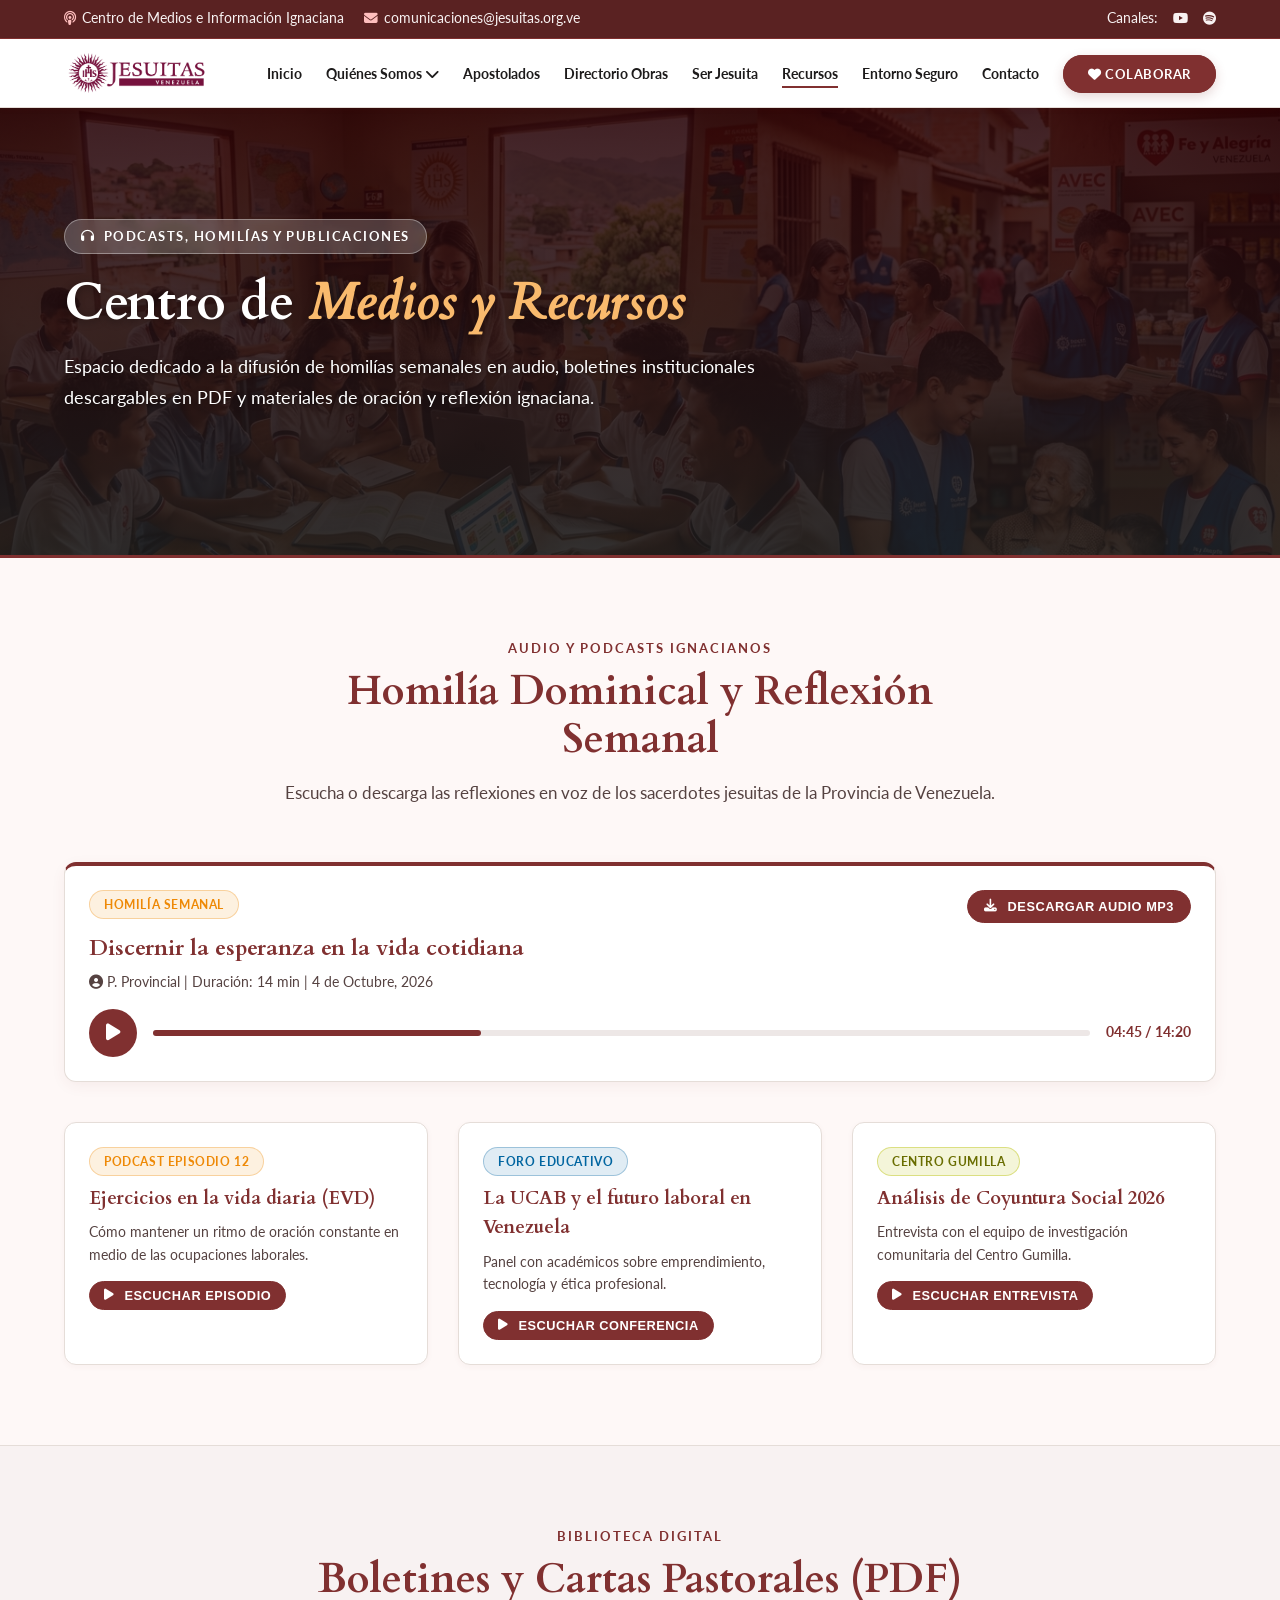
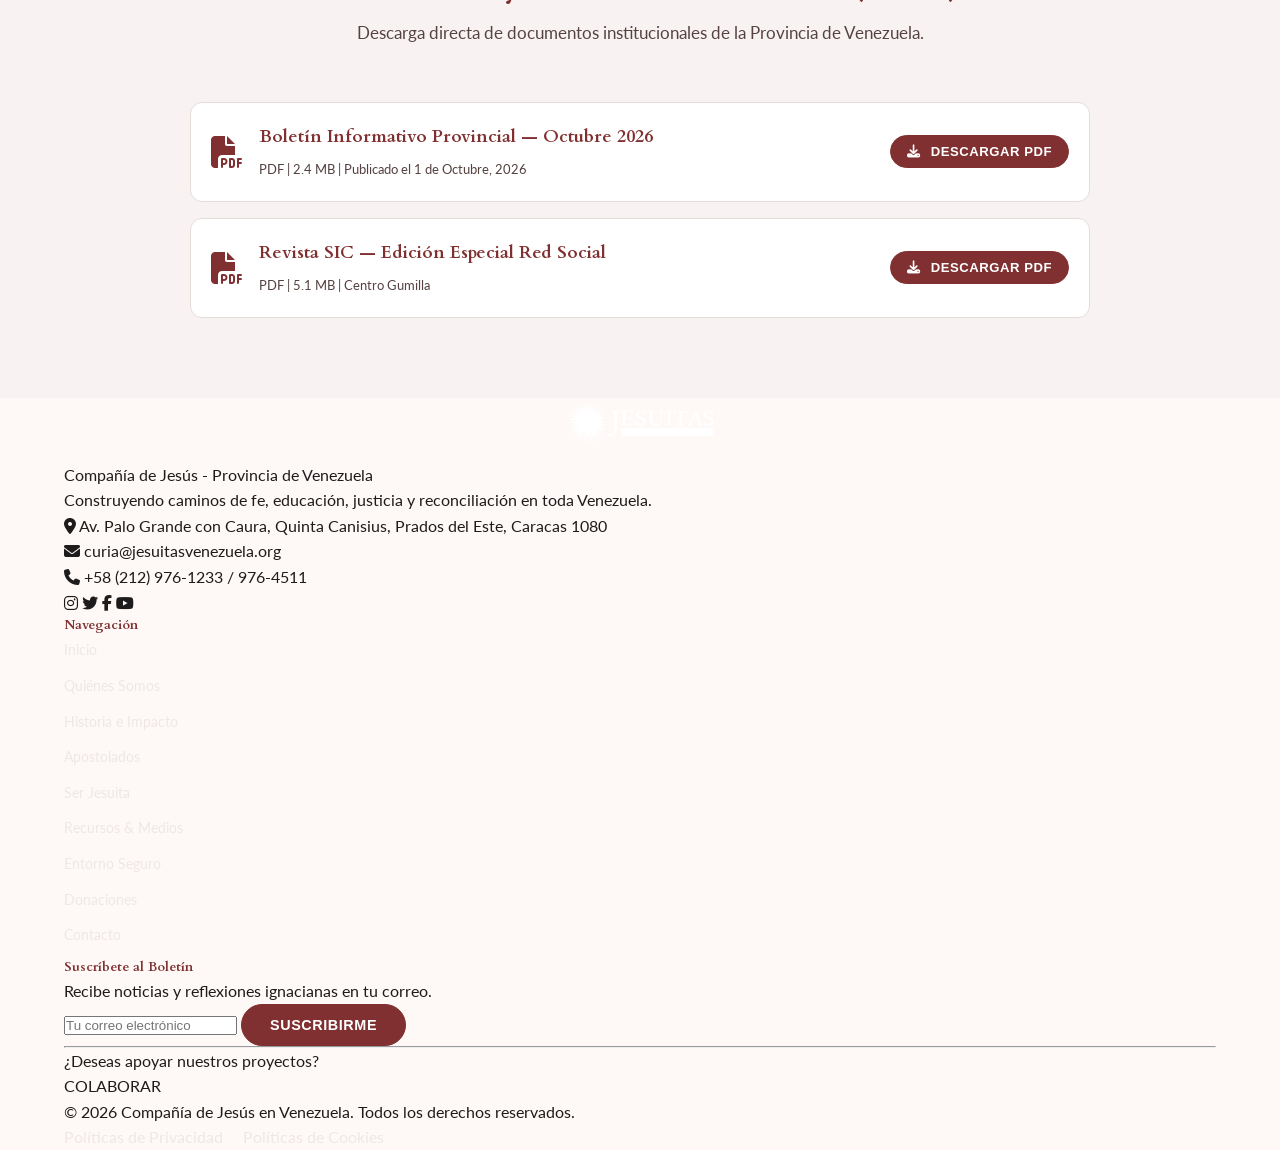
<file: recursos.html>
<!DOCTYPE html>
<html lang="es">
<head>
  <meta charset="UTF-8">
  <meta name="viewport" content="width=device-width, initial-scale=1.0">
  <title>Centro de Medios y Recursos | Jesuitas Venezuela</title>
  <meta name="description" content="Escucha homilías en audio, podcasts ignacianos, boletines descargables en PDF y reflexiones de la Provincia de Venezuela.">
  <link rel="stylesheet" href="https://cdnjs.cloudflare.com/ajax/libs/font-awesome/6.5.1/css/all.min.css">
  <link rel="stylesheet" href="styles.css">
  <style>
    .audio-player-card { background: var(--surface-pure); border: 1px solid var(--border-subtle); border-radius: var(--radius-md); padding: 24px; box-shadow: var(--elevation-2); border-top: 4px solid var(--primary-sanguine); margin-bottom: 40px; }
    .player-controls { display: flex; align-items: center; gap: 16px; margin-top: 15px; }
    .btn-play { width: 48px; height: 48px; border-radius: 50%; background: var(--primary-sanguine); color: #FFF; border: none; display: flex; align-items: center; justify-content: center; font-size: 1.2rem; cursor: pointer; transition: var(--transition); flex-shrink: 0; }
    .btn-play:hover { background: var(--primary-dark); transform: scale(1.05); }
    .progress-bar-container { flex: 1; height: 6px; background: var(--surface-container-high); border-radius: 4px; position: relative; cursor: pointer; }
    .progress-bar-fill { width: 35%; height: 100%; background: var(--primary-sanguine); border-radius: 4px; }
    .resource-download-card { background: var(--surface-pure); padding: 20px; border-radius: var(--radius-md); border: 1px solid var(--border-subtle); display: flex; justify-content: space-between; align-items: center; transition: var(--transition); }
    .resource-download-card:hover { border-color: var(--primary-sanguine); box-shadow: var(--elevation-1); }
  </style>
</head>
<body>

  <div class="top-bar">
    <div class="container">
      <div class="top-info">
        <span><i class="fas fa-podcast" style="color: var(--secondary-container);"></i> Centro de Medios e Información Ignaciana</span>
        <span><i class="fas fa-envelope" style="color: var(--secondary-container);"></i> comunicaciones@jesuitas.org.ve</span>
      </div>
      <div class="top-actions">
        <span>Canales:</span>
        <a href="#" aria-label="YouTube"><i class="fab fa-youtube"></i></a>
        <a href="#" aria-label="Spotify"><i class="fab fa-spotify"></i></a>
      </div>
    </div>
  </div>

  <header class="header">
    <div class="container">
      <nav class="navbar">
        <a href="index.html" class="brand-logo">
          <img src="images/Jesuitas_Venezuela_id68woPJPy_1.png" alt="Jesuitas Venezuela" class="brand-logo-img">
        </a>

        <ul class="nav-links" id="navLinks">
          <li><a href="index.html">Inicio</a></li>
          <li class="nav-item has-dropdown">
            <a href="quienes-somos.html" class="nav-link">Quiénes Somos <i class="fas fa-chevron-down opacity-75 fs-xs ms-1"></i></a>
            <ul class="dropdown-menu">
              <li><a href="quienes-somos.html">Quiénes Somos</a></li>
              <li><a href="historia-impacto.html">Historia e Impacto</a></li>
            </ul>
          </li>
          <li><a href="directorio.html">Apostolados</a></li>
          <li><a href="directorio.html">Directorio Obras</a></li>
          <li><a href="ser-jesuita.html">Ser Jesuita</a></li>
          <li><a href="recursos.html" class="active">Recursos</a></li>
          <li><a href="proteccion-menores.html">Entorno Seguro</a></li>
          <li><a href="contacto.html">Contacto</a></li>
          <li><a href="donar.html" class="btn-donate-nav"><i class="fas fa-heart"></i> Colaborar</a></li>
        </ul>

        <div class="mobile-menu-toggle" id="mobileMenuToggle">
          <i class="fas fa-bars"></i>
        </div>
      </nav>
    </div>
  </header>

  <section class="hero-section" style="min-height: 50vh; background: linear-gradient(rgba(40, 1, 6, 0.85), rgba(29, 27, 27, 0.9)), url('images/hero_banner.jpg') center/cover no-repeat;">
    <div class="container">
      <div class="hero-content">
        <div class="hero-tag">
          <i class="fas fa-headphones"></i> Podcasts, Homilías y Publicaciones
        </div>
        <h1 class="hero-title">Centro de <span>Medios y Recursos</span></h1>
        <p class="hero-description">
          Espacio dedicado a la difusión de homilías semanales en audio, boletines institucionales descargables en PDF y materiales de oración y reflexión ignaciana.
        </p>
      </div>
    </div>
  </section>

  <section class="section">
    <div class="container">
      <div class="section-header">
        <span class="subtitle-badge">Audio y Podcasts Ignacianos</span>
        <h2 class="section-title">Homilía Dominical y Reflexión Semanal</h2>
        <p class="section-description">Escucha o descarga las reflexiones en voz de los sacerdotes jesuitas de la Provincia de Venezuela.</p>
      </div>

      <div class="audio-player-card">
        <div style="display: flex; justify-content: space-between; align-items: flex-start; flex-wrap: wrap; gap: 15px;">
          <div>
            <span class="sector-chip pastoral" style="margin-bottom: 8px;">Homilía Semanal</span>
            <h3 style="font-size: 1.4rem; margin: 4px 0; font-family: var(--font-serif);">Discernir la esperanza en la vida cotidiana</h3>
            <p style="font-size: 0.88rem; color: var(--text-muted);"><i class="fas fa-user-circle"></i> P. Provincial | Duración: 14 min | 4 de Octubre, 2026</p>
          </div>
          <button class="btn-primary" style="padding: 8px 16px; font-size: 0.8rem;" onclick="alert('Iniciando descarga directa del audio en MP3...');">
            <i class="fas fa-download"></i> Descargar Audio MP3
          </button>
        </div>

        <div class="player-controls">
          <button class="btn-play" id="playBtn" onclick="toggleAudio()"><i class="fas fa-play" id="playIcon"></i></button>
          <div class="progress-bar-container">
            <div class="progress-bar-fill" id="progressFill"></div>
          </div>
          <span style="font-size: 0.85rem; font-weight: 700; color: var(--primary-sanguine);" id="timeDisplay">04:45 / 14:20</span>
        </div>
      </div>

      <div class="obras-grid" style="grid-template-columns: repeat(auto-fit, minmax(280px, 1fr));">
        <div class="obra-card" style="padding: 24px;">
          <span class="sector-chip pastoral" style="margin-bottom: 8px; width: fit-content;">Podcast Episodio 12</span>
          <h4 style="font-size: 1.15rem; margin-bottom: 8px; font-family: var(--font-serif);">Ejercicios en la vida diaria (EVD)</h4>
          <p style="font-size: 0.88rem; color: var(--text-muted); margin-bottom: 15px;">Cómo mantener un ritmo de oración constante en medio de las ocupaciones laborales.</p>
          <button class="btn-primary" style="padding: 6px 14px; font-size: 0.8rem; width: fit-content;" onclick="alert('Reproduciendo podcast...');">
            <i class="fas fa-play"></i> Escuchar Episodio
          </button>
        </div>

        <div class="obra-card" style="padding: 24px;">
          <span class="sector-chip educacion" style="margin-bottom: 8px; width: fit-content;">Foro Educativo</span>
          <h4 style="font-size: 1.15rem; margin-bottom: 8px; font-family: var(--font-serif);">La UCAB y el futuro laboral en Venezuela</h4>
          <p style="font-size: 0.88rem; color: var(--text-muted); margin-bottom: 15px;">Panel con académicos sobre emprendimiento, tecnología y ética profesional.</p>
          <button class="btn-primary" style="padding: 6px 14px; font-size: 0.8rem; width: fit-content;" onclick="alert('Reproduciendo conferencia...');">
            <i class="fas fa-play"></i> Escuchar Conferencia
          </button>
        </div>

        <div class="obra-card" style="padding: 24px;">
          <span class="sector-chip social" style="margin-bottom: 8px; width: fit-content;">Centro Gumilla</span>
          <h4 style="font-size: 1.15rem; margin-bottom: 8px; font-family: var(--font-serif);">Análisis de Coyuntura Social 2026</h4>
          <p style="font-size: 0.88rem; color: var(--text-muted); margin-bottom: 15px;">Entrevista con el equipo de investigación comunitaria del Centro Gumilla.</p>
          <button class="btn-primary" style="padding: 6px 14px; font-size: 0.8rem; width: fit-content;" onclick="alert('Reproduciendo entrevista...');">
            <i class="fas fa-play"></i> Escuchar Entrevista
          </button>
        </div>
      </div>
    </div>
  </section>

  <section class="section" style="background-color: var(--surface-container-low); border-top: 1px solid var(--border-subtle);">
    <div class="container">
      <div class="section-header">
        <span class="subtitle-badge">Biblioteca Digital</span>
        <h2 class="section-title">Boletines y Cartas Pastorales (PDF)</h2>
        <p class="section-description">Descarga directa de documentos institucionales de la Provincia de Venezuela.</p>
      </div>

      <div style="display: flex; flex-direction: column; gap: 16px; max-width: 900px; margin: 0 auto;">
        <div class="resource-download-card">
          <div style="display: flex; align-items: center; gap: 16px;">
            <div style="font-size: 2rem; color: var(--primary-sanguine);"><i class="fas fa-file-pdf"></i></div>
            <div>
              <h4 style="font-size: 1.1rem; font-family: var(--font-serif); margin-bottom: 4px;">Boletín Informativo Provincial — Octubre 2026</h4>
              <span style="font-size: 0.82rem; color: var(--text-muted);">PDF | 2.4 MB | Publicado el 1 de Octubre, 2026</span>
            </div>
          </div>
          <button class="btn-primary" style="padding: 8px 16px; font-size: 0.82rem;" onclick="alert('Iniciando descarga del PDF...');">
            <i class="fas fa-download"></i> Descargar PDF
          </button>
        </div>

        <div class="resource-download-card">
          <div style="display: flex; align-items: center; gap: 16px;">
            <div style="font-size: 2rem; color: var(--primary-sanguine);"><i class="fas fa-file-pdf"></i></div>
            <div>
              <h4 style="font-size: 1.1rem; font-family: var(--font-serif); margin-bottom: 4px;">Revista SIC — Edición Especial Red Social</h4>
              <span style="font-size: 0.82rem; color: var(--text-muted);">PDF | 5.1 MB | Centro Gumilla</span>
            </div>
          </div>
          <button class="btn-primary" style="padding: 8px 16px; font-size: 0.82rem;" onclick="alert('Iniciando descarga del PDF...');">
            <i class="fas fa-download"></i> Descargar PDF
          </button>
        </div>
      </div>
    </div>
  </section>

  <footer class="main-footer pt-5 pb-4">
    <div class="container container-custom">
      <div class="row g-4 align-items-start pb-4 border-bottom border-light-subtle">
        <!-- Col 1: Logo & Contact Info -->
        <div class="col-lg-4 col-md-6 me-auto">
          <a href="index.html" class="footer-brand d-inline-block mb-3">
            <img src="images/Jesuitas_Venezuela_id68woPJPy_1.png" alt="Jesuitas Venezuela" class="footer-logo-img mb-2">
            <span class="d-block text-white opacity-75 small">Compañía de Jesús - Provincia de Venezuela</span>
          </a>
          <p class="text-white-50 small mb-3">
            Construyendo caminos de fe, educación, justicia y reconciliación en toda Venezuela.
          </p>
          <div class="contact-info text-white-50 small">
            <p class="mb-1"><i class="fas fa-map-marker-alt me-2 text-gold"></i> Av. Palo Grande con Caura, Quinta Canisius, Prados del Este, Caracas 1080</p>
            <p class="mb-1"><i class="fas fa-envelope me-2 text-gold"></i> curia@jesuitasvenezuela.org</p>
            <p class="mb-3"><i class="fas fa-phone me-2 text-gold"></i> +58 (212) 976-1233 / 976-4511</p>
          </div>
          <div class="social-links d-flex gap-2">
            <a href="https://www.instagram.com/jesuitasvenezuela/" target="_blank" class="social-icon" aria-label="Instagram"><i class="fab fa-instagram"></i></a>
            <a href="https://twitter.com/JesuitasVzla" target="_blank" class="social-icon" aria-label="Twitter"><i class="fab fa-twitter"></i></a>
            <a href="https://www.facebook.com/JesuitasVenezuela/" target="_blank" class="social-icon" aria-label="Facebook"><i class="fab fa-facebook-f"></i></a>
            <a href="https://www.youtube.com/@JesuitasVenezuela" target="_blank" class="social-icon" aria-label="YouTube"><i class="fab fa-youtube"></i></a>
          </div>
        </div>

        <!-- Col 2: Navigation (2 columns) -->
        <div class="col-lg-4 col-md-6">
          <h5 class="footer-heading text-white fw-bold mb-3">Navegación</h5>
          <div class="row">
            <div class="col-6">
              <ul class="list-unstyled footer-links mb-0">
                <li><a href="index.html">Inicio</a></li>
                <li><a href="quienes-somos.html">Quiénes Somos</a></li>
                <li><a href="historia-impacto.html">Historia e Impacto</a></li>
                <li><a href="directorio.html">Apostolados</a></li>
                <li><a href="ser-jesuita.html">Ser Jesuita</a></li>
              </ul>
            </div>
            <div class="col-6">
              <ul class="list-unstyled footer-links mb-0">
                <li><a href="recursos.html">Recursos & Medios</a></li>
                <li><a href="proteccion-menores.html">Entorno Seguro</a></li>
                <li><a href="donar.html">Donaciones</a></li>
                <li><a href="contacto.html">Contacto</a></li>
              </ul>
            </div>
          </div>
        </div>

        <!-- Col 3: White Card Newsletter -->
        <div class="col-lg-3 col-md-12">
          <div class="footer-card bg-white p-4 text-dark shadow-sm">
            <h5 class="fw-bold mb-2 text-dark">Suscríbete al Boletín</h5>
            <p class="small text-muted mb-3">Recibe noticias y reflexiones ignacianas en tu correo.</p>
            <form class="mb-3">
              <input type="email" class="form-control form-control-sm mb-2" placeholder="Tu correo electrónico" required>
              <button type="submit" class="btn btn-primary btn-sm w-100 fw-semibold">SUSCRIBIRME</button>
            </form>
            <hr class="my-3 border-secondary-subtle">
            <div class="text-center">
              <p class="small text-muted mb-2">¿Deseas apoyar nuestros proyectos?</p>
              <a href="donar.html" class="btn btn-outline-primary btn-sm w-100 fw-bold">COLABORAR</a>
            </div>
          </div>
        </div>
      </div>

      <!-- Footer Bottom -->
      <div class="d-flex flex-column flex-md-row justify-content-between align-items-center pt-3 text-white-50 small">
        <p class="mb-2 mb-md-0">&copy; 2026 Compañía de Jesús en Venezuela. Todos los derechos reservados.</p>
        <div class="footer-legal-links">
          <a href="privacidad.html" class="text-white-50 me-3 text-decoration-none">Políticas de Privacidad</a>
          <a href="cookies.html" class="text-white-50 text-decoration-none">Políticas de Cookies</a>
        </div>
      </div>
    </div>
  </footer>

  <script src="app.js"></script>
  <script>
    let isPlaying = false;
    function toggleAudio() {
      const btn = document.getElementById('playIcon');
      const fill = document.getElementById('progressFill');
      isPlaying = !isPlaying;
      if (isPlaying) {
        btn.className = 'fas fa-pause';
        fill.style.width = '65%';
      } else {
        btn.className = 'fas fa-play';
      }
    }
  </script>
</body>
</html>
</file>
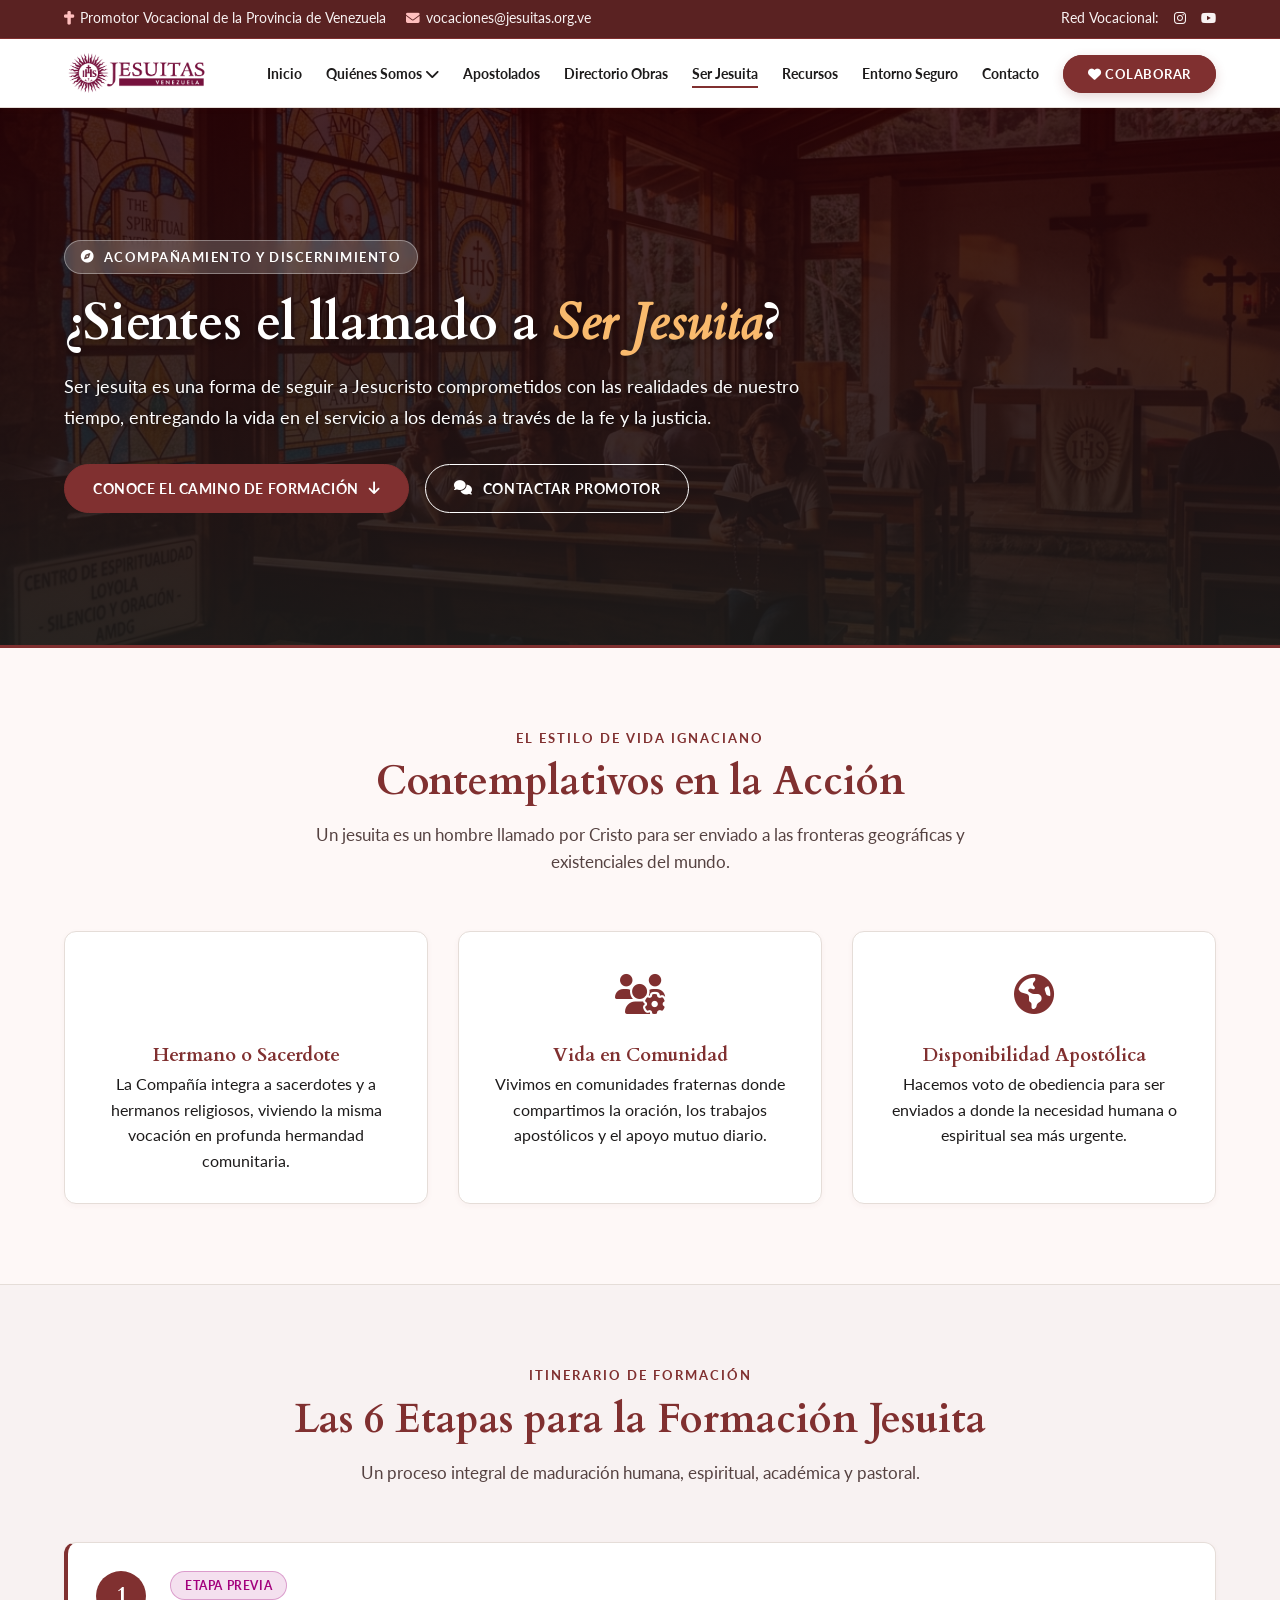
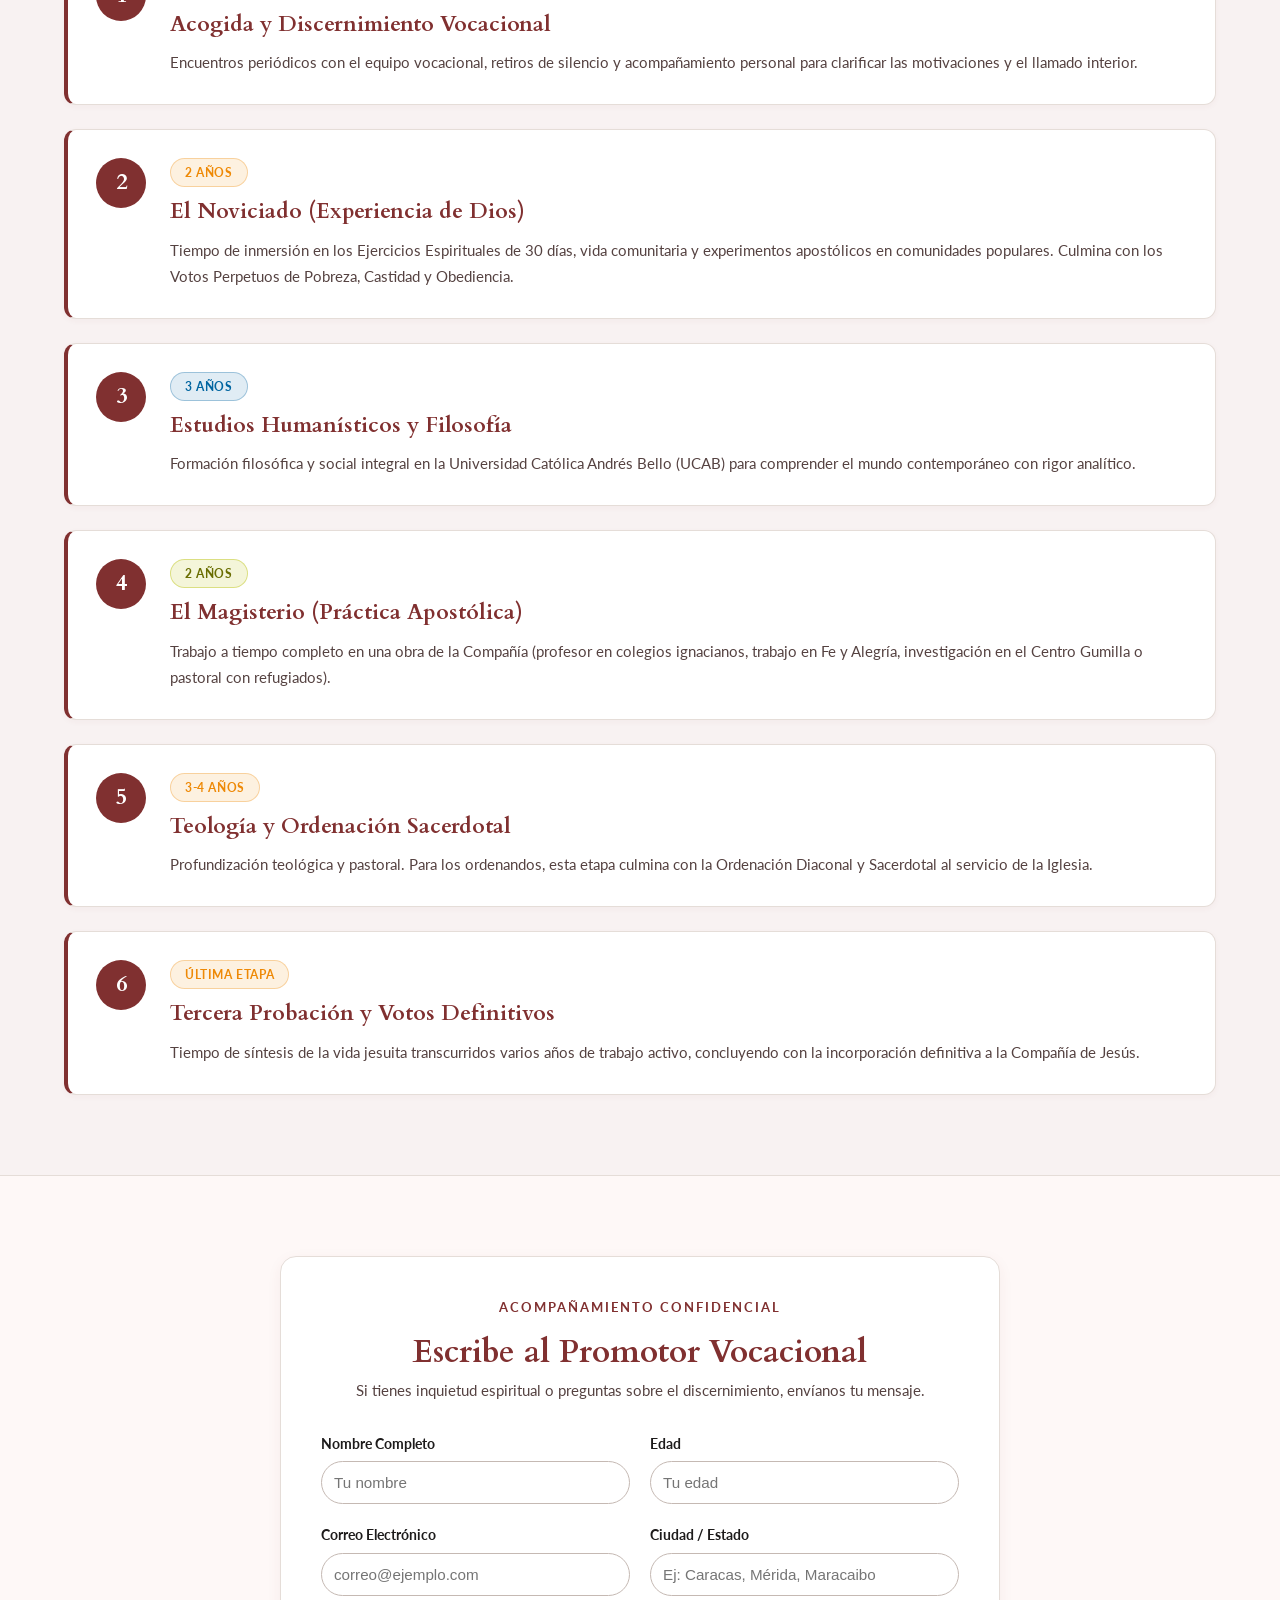
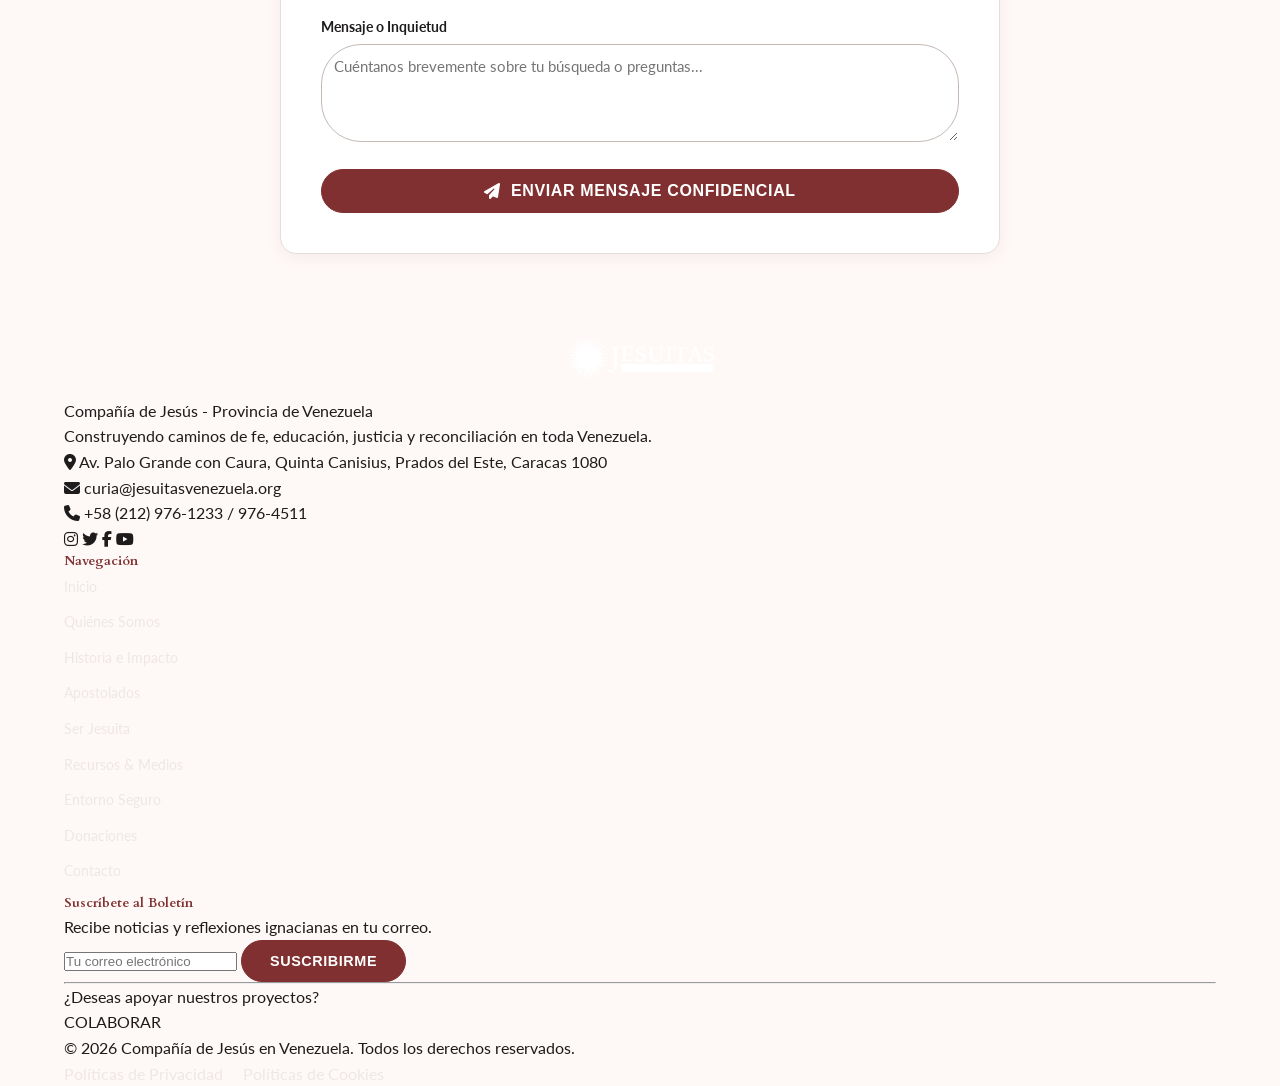
<file: ser-jesuita.html>
<!DOCTYPE html>
<html lang="es">
<head>
  <meta charset="UTF-8">
  <meta name="viewport" content="width=device-width, initial-scale=1.0">
  <title>Ser Jesuita | Vocaciones Jesuitas Venezuela</title>
  <meta name="description" content="Descubre la vocación ignaciana y las etapas de formación para ser un sacerdote o hermano jesuita en la Compañía de Jesús en Venezuela.">
  <link rel="stylesheet" href="https://cdnjs.cloudflare.com/ajax/libs/font-awesome/6.5.1/css/all.min.css">
  <link rel="stylesheet" href="styles.css">
  <style>
    .stepper-container { display: flex; flex-direction: column; gap: 24px; position: relative; margin-top: 30px; }
    .stepper-step { background: var(--surface-pure); border: 1px solid var(--border-subtle); border-radius: var(--radius-md); padding: 28px; display: flex; gap: 24px; box-shadow: var(--elevation-1); transition: var(--transition); border-left: 4px solid var(--primary-sanguine); }
    .stepper-step:hover { transform: translateX(6px); box-shadow: var(--elevation-2); }
    .step-number { width: 50px; height: 50px; background: var(--primary-sanguine); color: #FFFFFF; border-radius: 50%; display: flex; align-items: center; justify-content: center; font-size: 1.4rem; font-weight: 700; font-family: var(--font-serif); flex-shrink: 0; }
    .step-content h3 { font-size: 1.35rem; margin-bottom: 8px; font-family: var(--font-serif); }
    .step-content p { color: var(--text-muted); font-size: 0.95rem; line-height: 1.7; }
  </style>
</head>
<body>

  <div class="top-bar">
    <div class="container">
      <div class="top-info">
        <span><i class="fas fa-cross" style="color: var(--secondary-container);"></i> Promotor Vocacional de la Provincia de Venezuela</span>
        <span><i class="fas fa-envelope" style="color: var(--secondary-container);"></i> vocaciones@jesuitas.org.ve</span>
      </div>
      <div class="top-actions">
        <span>Red Vocacional:</span>
        <a href="#" aria-label="Instagram"><i class="fab fa-instagram"></i></a>
        <a href="#" aria-label="YouTube"><i class="fab fa-youtube"></i></a>
      </div>
    </div>
  </div>

  <header class="header">
    <div class="container">
      <nav class="navbar">
        <a href="index.html" class="brand-logo">
          <img src="images/Jesuitas_Venezuela_id68woPJPy_1.png" alt="Jesuitas Venezuela" class="brand-logo-img">
        </a>

        <ul class="nav-links" id="navLinks">
          <li><a href="index.html">Inicio</a></li>
          <li class="nav-item has-dropdown">
            <a href="quienes-somos.html" class="nav-link">Quiénes Somos <i class="fas fa-chevron-down opacity-75 fs-xs ms-1"></i></a>
            <ul class="dropdown-menu">
              <li><a href="quienes-somos.html">Quiénes Somos</a></li>
              <li><a href="historia-impacto.html">Historia e Impacto</a></li>
            </ul>
          </li>
          <li><a href="directorio.html">Apostolados</a></li>
          <li><a href="directorio.html">Directorio Obras</a></li>
          <li><a href="ser-jesuita.html" class="active">Ser Jesuita</a></li>
          <li><a href="recursos.html">Recursos</a></li>
          <li><a href="proteccion-menores.html">Entorno Seguro</a></li>
          <li><a href="contacto.html">Contacto</a></li>
          <li><a href="donar.html" class="btn-donate-nav"><i class="fas fa-heart"></i> Colaborar</a></li>
        </ul>

        <div class="mobile-menu-toggle" id="mobileMenuToggle">
          <i class="fas fa-bars"></i>
        </div>
      </nav>
    </div>
  </header>

  <section class="hero-section" style="min-height: 60vh; background: linear-gradient(rgba(40, 1, 6, 0.85), rgba(29, 27, 27, 0.9)), url('images/obra_espiritualidad.jpg') center/cover no-repeat;">
    <div class="container">
      <div class="hero-content">
        <div class="hero-tag">
          <i class="fas fa-compass"></i> Acompañamiento y Discernimiento
        </div>
        <h1 class="hero-title">¿Sientes el llamado a <span>Ser Jesuita</span>?</h1>
        <p class="hero-description">
          Ser jesuita es una forma de seguir a Jesucristo comprometidos con las realidades de nuestro tiempo, entregando la vida en el servicio a los demás a través de la fe y la justicia.
        </p>
        <div class="hero-cta-group">
          <a href="#etapas" class="btn-primary">
            Conoce el Camino de Formación <i class="fas fa-arrow-down"></i>
          </a>
          <a href="#contacto-vocacional" class="btn-secondary">
            <i class="fas fa-comments"></i> Contactar Promotor
          </a>
        </div>
      </div>
    </div>
  </section>

  <section class="section">
    <div class="container">
      <div class="section-header">
        <span class="subtitle-badge">El Estilo de Vida Ignaciano</span>
        <h2 class="section-title">Contemplativos en la Acción</h2>
        <p class="section-description">Un jesuita es un hombre llamado por Cristo para ser enviado a las fronteras geográficas y existenciales del mundo.</p>
      </div>

      <div class="obras-grid" style="grid-template-columns: repeat(auto-fit, minmax(280px, 1fr));">
        <div class="obra-card" style="padding: 30px; text-align: center;">
          <div style="font-size: 2.5rem; color: var(--primary-sanguine); margin-bottom: 15px;">
            <i class="fas fa-heart-hands"></i>
          </div>
          <h3>Hermano o Sacerdote</h3>
          <p>La Compañía integra a sacerdotes y a hermanos religiosos, viviendo la misma vocación en profunda hermandad comunitaria.</p>
        </div>

        <div class="obra-card" style="padding: 30px; text-align: center;">
          <div style="font-size: 2.5rem; color: var(--primary-sanguine); margin-bottom: 15px;">
            <i class="fas fa-users-cog"></i>
          </div>
          <h3>Vida en Comunidad</h3>
          <p>Vivimos en comunidades fraternas donde compartimos la oración, los trabajos apostólicos y el apoyo mutuo diario.</p>
        </div>

        <div class="obra-card" style="padding: 30px; text-align: center;">
          <div style="font-size: 2.5rem; color: var(--primary-sanguine); margin-bottom: 15px;">
            <i class="fas fa-globe-americas"></i>
          </div>
          <h3>Disponibilidad Apostólica</h3>
          <p>Hacemos voto de obediencia para ser enviados a donde la necesidad humana o espiritual sea más urgente.</p>
        </div>
      </div>
    </div>
  </section>

  <section class="section" id="etapas" style="background-color: var(--surface-container-low); border-top: 1px solid var(--border-subtle); border-bottom: 1px solid var(--border-subtle);">
    <div class="container">
      <div class="section-header">
        <span class="subtitle-badge">Itinerario de Formación</span>
        <h2 class="section-title">Las 6 Etapas para la Formación Jesuita</h2>
        <p class="section-description">Un proceso integral de maduración humana, espiritual, académica y pastoral.</p>
      </div>

      <div class="stepper-container">
        <div class="stepper-step">
          <div class="step-number">1</div>
          <div class="step-content">
            <span class="sector-chip juventud" style="margin-bottom: 8px;">Etapa Previa</span>
            <h3>Acogida y Discernimiento Vocacional</h3>
            <p>Encuentros periódicos con el equipo vocacional, retiros de silencio y acompañamiento personal para clarificar las motivaciones y el llamado interior.</p>
          </div>
        </div>

        <div class="stepper-step">
          <div class="step-number">2</div>
          <div class="step-content">
            <span class="sector-chip pastoral" style="margin-bottom: 8px;">2 Años</span>
            <h3>El Noviciado (Experiencia de Dios)</h3>
            <p>Tiempo de inmersión en los Ejercicios Espirituales de 30 días, vida comunitaria y experimentos apostólicos en comunidades populares. Culmina con los Votos Perpetuos de Pobreza, Castidad y Obediencia.</p>
          </div>
        </div>

        <div class="stepper-step">
          <div class="step-number">3</div>
          <div class="step-content">
            <span class="sector-chip educacion" style="margin-bottom: 8px;">3 Años</span>
            <h3>Estudios Humanísticos y Filosofía</h3>
            <p>Formación filosófica y social integral en la Universidad Católica Andrés Bello (UCAB) para comprender el mundo contemporáneo con rigor analítico.</p>
          </div>
        </div>

        <div class="stepper-step">
          <div class="step-number">4</div>
          <div class="step-content">
            <span class="sector-chip social" style="margin-bottom: 8px;">2 Años</span>
            <h3>El Magisterio (Práctica Apostólica)</h3>
            <p>Trabajo a tiempo completo en una obra de la Compañía (profesor en colegios ignacianos, trabajo en Fe y Alegría, investigación en el Centro Gumilla o pastoral con refugiados).</p>
          </div>
        </div>

        <div class="stepper-step">
          <div class="step-number">5</div>
          <div class="step-content">
            <span class="sector-chip pastoral" style="margin-bottom: 8px;">3-4 Años</span>
            <h3>Teología y Ordenación Sacerdotal</h3>
            <p>Profundización teológica y pastoral. Para los ordenandos, esta etapa culmina con la Ordenación Diaconal y Sacerdotal al servicio de la Iglesia.</p>
          </div>
        </div>

        <div class="stepper-step">
          <div class="step-number">6</div>
          <div class="step-content">
            <span class="sector-chip pastoral" style="margin-bottom: 8px;">Última Etapa</span>
            <h3>Tercera Probación y Votos Definitivos</h3>
            <p>Tiempo de síntesis de la vida jesuita transcurridos varios años de trabajo activo, concluyendo con la incorporación definitiva a la Compañía de Jesús.</p>
          </div>
        </div>
      </div>
    </div>
  </section>

  <section class="section" id="contacto-vocacional">
    <div class="container">
      <div style="max-width: 720px; margin: 0 auto; background: var(--surface-pure); padding: 40px; border-radius: var(--radius-lg); border: 1px solid var(--border-subtle); box-shadow: var(--elevation-2);">
        <div style="text-align: center; margin-bottom: 30px;">
          <span class="subtitle-badge">Acompañamiento Confidencial</span>
          <h2 style="font-size: 2rem; font-family: var(--font-serif); color: var(--primary-sanguine);">Escribe al Promotor Vocacional</h2>
          <p style="color: var(--text-muted); font-size: 0.95rem;">Si tienes inquietud espiritual o preguntas sobre el discernimiento, envíanos tu mensaje.</p>
        </div>

        <form onsubmit="event.preventDefault(); alert('¡Gracias por escribirnos! El equipo de Promoción Vocacional se pondrá en contacto contigo de forma confidencial.');">
          <div style="display: grid; grid-template-columns: 1fr 1fr; gap: 20px; margin-bottom: 20px;">
            <div>
              <label style="display: block; font-size: 0.88rem; font-weight: 700; margin-bottom: 6px;">Nombre Completo</label>
              <input type="text" required placeholder="Tu nombre" style="width: 100%; padding: 12px; border: 1px solid var(--border-strong); border-radius: var(--radius-sm); font-size: 0.95rem;">
            </div>

            <div>
              <label style="display: block; font-size: 0.88rem; font-weight: 700; margin-bottom: 6px;">Edad</label>
              <input type="number" required placeholder="Tu edad" style="width: 100%; padding: 12px; border: 1px solid var(--border-strong); border-radius: var(--radius-sm); font-size: 0.95rem;">
            </div>
          </div>

          <div style="display: grid; grid-template-columns: 1fr 1fr; gap: 20px; margin-bottom: 20px;">
            <div>
              <label style="display: block; font-size: 0.88rem; font-weight: 700; margin-bottom: 6px;">Correo Electrónico</label>
              <input type="email" required placeholder="correo@ejemplo.com" style="width: 100%; padding: 12px; border: 1px solid var(--border-strong); border-radius: var(--radius-sm); font-size: 0.95rem;">
            </div>

            <div>
              <label style="display: block; font-size: 0.88rem; font-weight: 700; margin-bottom: 6px;">Ciudad / Estado</label>
              <input type="text" required placeholder="Ej: Caracas, Mérida, Maracaibo" style="width: 100%; padding: 12px; border: 1px solid var(--border-strong); border-radius: var(--radius-sm); font-size: 0.95rem;">
            </div>
          </div>

          <div style="margin-bottom: 20px;">
            <label style="display: block; font-size: 0.88rem; font-weight: 700; margin-bottom: 6px;">Mensaje o Inquietud</label>
            <textarea rows="4" required placeholder="Cuéntanos brevemente sobre tu búsqueda o preguntas..." style="width: 100%; padding: 12px; border: 1px solid var(--border-strong); border-radius: var(--radius-sm); font-size: 0.95rem; font-family: var(--font-sans);"></textarea>
          </div>

          <button class="btn-primary" style="width: 100%; justify-content: center; font-size: 1rem;">
            <i class="fas fa-paper-plane"></i> Enviar Mensaje Confidencial
          </button>
        </form>
      </div>
    </div>
  </section>

  <footer class="main-footer pt-5 pb-4">
    <div class="container container-custom">
      <div class="row g-4 align-items-start pb-4 border-bottom border-light-subtle">
        <!-- Col 1: Logo & Contact Info -->
        <div class="col-lg-4 col-md-6 me-auto">
          <a href="index.html" class="footer-brand d-inline-block mb-3">
            <img src="images/Jesuitas_Venezuela_id68woPJPy_1.png" alt="Jesuitas Venezuela" class="footer-logo-img mb-2">
            <span class="d-block text-white opacity-75 small">Compañía de Jesús - Provincia de Venezuela</span>
          </a>
          <p class="text-white-50 small mb-3">
            Construyendo caminos de fe, educación, justicia y reconciliación en toda Venezuela.
          </p>
          <div class="contact-info text-white-50 small">
            <p class="mb-1"><i class="fas fa-map-marker-alt me-2 text-gold"></i> Av. Palo Grande con Caura, Quinta Canisius, Prados del Este, Caracas 1080</p>
            <p class="mb-1"><i class="fas fa-envelope me-2 text-gold"></i> curia@jesuitasvenezuela.org</p>
            <p class="mb-3"><i class="fas fa-phone me-2 text-gold"></i> +58 (212) 976-1233 / 976-4511</p>
          </div>
          <div class="social-links d-flex gap-2">
            <a href="https://www.instagram.com/jesuitasvenezuela/" target="_blank" class="social-icon" aria-label="Instagram"><i class="fab fa-instagram"></i></a>
            <a href="https://twitter.com/JesuitasVzla" target="_blank" class="social-icon" aria-label="Twitter"><i class="fab fa-twitter"></i></a>
            <a href="https://www.facebook.com/JesuitasVenezuela/" target="_blank" class="social-icon" aria-label="Facebook"><i class="fab fa-facebook-f"></i></a>
            <a href="https://www.youtube.com/@JesuitasVenezuela" target="_blank" class="social-icon" aria-label="YouTube"><i class="fab fa-youtube"></i></a>
          </div>
        </div>

        <!-- Col 2: Navigation (2 columns) -->
        <div class="col-lg-4 col-md-6">
          <h5 class="footer-heading text-white fw-bold mb-3">Navegación</h5>
          <div class="row">
            <div class="col-6">
              <ul class="list-unstyled footer-links mb-0">
                <li><a href="index.html">Inicio</a></li>
                <li><a href="quienes-somos.html">Quiénes Somos</a></li>
                <li><a href="historia-impacto.html">Historia e Impacto</a></li>
                <li><a href="directorio.html">Apostolados</a></li>
                <li><a href="ser-jesuita.html">Ser Jesuita</a></li>
              </ul>
            </div>
            <div class="col-6">
              <ul class="list-unstyled footer-links mb-0">
                <li><a href="recursos.html">Recursos & Medios</a></li>
                <li><a href="proteccion-menores.html">Entorno Seguro</a></li>
                <li><a href="donar.html">Donaciones</a></li>
                <li><a href="contacto.html">Contacto</a></li>
              </ul>
            </div>
          </div>
        </div>

        <!-- Col 3: White Card Newsletter -->
        <div class="col-lg-3 col-md-12">
          <div class="footer-card bg-white p-4 text-dark shadow-sm">
            <h5 class="fw-bold mb-2 text-dark">Suscríbete al Boletín</h5>
            <p class="small text-muted mb-3">Recibe noticias y reflexiones ignacianas en tu correo.</p>
            <form class="mb-3">
              <input type="email" class="form-control form-control-sm mb-2" placeholder="Tu correo electrónico" required>
              <button type="submit" class="btn btn-primary btn-sm w-100 fw-semibold">SUSCRIBIRME</button>
            </form>
            <hr class="my-3 border-secondary-subtle">
            <div class="text-center">
              <p class="small text-muted mb-2">¿Deseas apoyar nuestros proyectos?</p>
              <a href="donar.html" class="btn btn-outline-primary btn-sm w-100 fw-bold">COLABORAR</a>
            </div>
          </div>
        </div>
      </div>

      <!-- Footer Bottom -->
      <div class="d-flex flex-column flex-md-row justify-content-between align-items-center pt-3 text-white-50 small">
        <p class="mb-2 mb-md-0">&copy; 2026 Compañía de Jesús en Venezuela. Todos los derechos reservados.</p>
        <div class="footer-legal-links">
          <a href="privacidad.html" class="text-white-50 me-3 text-decoration-none">Políticas de Privacidad</a>
          <a href="cookies.html" class="text-white-50 text-decoration-none">Políticas de Cookies</a>
        </div>
      </div>
    </div>
  </footer>

  <script src="app.js"></script>
</body>
</html>
</file>
<file: styles.css>
/* -------------------------------------------------------------------------- */
/* JESUITAS VENEZUELA - STITCH DESIGN SYSTEM                                   */
/* Design Theme: "Sober Dignity & Apostolic Service"                          */
/* -------------------------------------------------------------------------- */

@import url('https://fonts.googleapis.com/css2?family=Cardo:ital,wght@0,400;0,700;1,400&family=Lato:ital,wght@0,300;0,400;0,700;0,900;1,400&display=swap');

:root {
  /* Stitch Color System - Primary Brand Palette */
  --primary-sanguine: #803030;       /* Sanguine Brown / Marrón Sanguíneo Ignaciano */
  --primary-dark: #5A2222;           /* Tertiary / Pressed & Footer */
  --primary-deep: #400106;           /* Deep On-Primary Fixed */
  --secondary-coral: #825151;        /* Soft Companion */
  --secondary-light: #AD7676;        /* Subtle Highlight */
  --secondary-container: #FFBFBE;

  /* Additional Palette Accents (IG & Modern Highlights) */
  --accent-aqua: #8FDDE5;            /* Soft Aqua / Light Teal Accent */
  --accent-yellow: #F9BA6D;          /* Warm Amber Yellow */
  --accent-orange: #F99621;          /* Bright Ignatian Orange */

  /* Surfaces & Backgrounds */
  --bg-main: #FEF8F7;                /* Warm Ivory Background */
  --surface-pure: #FFFFFF;           /* Pure White Container */
  --surface-subtle: #FBF8F6;
  --surface-container-low: #F8F2F2;
  --surface-container: #F3ECEC;
  --surface-container-high: #EDE7E6;
  --surface-muted: #F3ECE8;
  
  /* Text & Typography Neutral */
  --text-on-surface: #1D1B1B;        /* Deep Warm Charcoal Black */
  --text-muted: #554241;             /* On-Surface Variant */
  --text-inverse: #FFFFFF;
  
  /* Hairline Borders */
  --border-subtle: #E5DDD8;
  --border-strong: #C5B9B3;
  --outline-variant: #DBC1BF;

  /* Apostolic Sector Coding (STITCH SPEC) */
  --sector-social: #B6BD00;          /* Fe y Alegría, Bienestar y Derechos Humanos */
  --sector-educacion: #0065A0;       /* UCAB, IUJO y Colegios Ignacianos */
  --sector-pastoral: #EE8906;        /* Ejercicios Espirituales, Parroquias y Retiros */
  --sector-juventud: #A3007D;        /* Movimiento Huellas y Pastoral Juvenil */

  /* Stitch Typography Tokens */
  --font-serif: 'Cardo', serif;      /* Academic & Ignatian Dignity Serif */
  --font-sans: 'Lato', sans-serif;   /* Humanist UI & Body Sans */

  /* Stitch Radii Tokens */
  --radius-sm: 40px;                 /* 40px - Rounded Buttons per User Request */
  --radius-md: 12px;                 /* Cards & Panels */
  --radius-lg: 16px;                 /* Modals & Banners */
  --radius-pill: 40px;               /* 40px Pill Radius for All Buttons */

  /* Stitch Shadows & Elevation */
  --elevation-0: none;
  --elevation-1: 0 2px 6px rgba(128, 48, 48, 0.04);
  --elevation-2: 0 4px 16px -2px rgba(128, 48, 48, 0.08);
  --elevation-3: 0 12px 32px -4px rgba(29, 27, 27, 0.12);
  --transition: all 0.25s ease-in-out;
}

/* Reset & Base Setup */
*, *::before, *::after {
  box-sizing: border-box;
  margin: 0;
  padding: 0;
}

html {
  scroll-behavior: smooth;
}

body {
  font-family: var(--font-sans);
  color: var(--text-on-surface);
  background-color: var(--bg-main);
  line-height: 1.6;
  overflow-x: hidden;
  -webkit-font-smoothing: antialiased;
}

h1, h2, h3, h4, h5, h6 {
  font-family: var(--font-serif);
  font-weight: 700;
  color: var(--primary-sanguine);
}

a {
  text-decoration: none;
  color: inherit;
  transition: var(--transition);
}

img {
  max-width: 100%;
  height: auto;
  display: block;
}

.container {
  width: 90%;
  max-width: 1240px;
  margin: 0 auto;
}

/* -------------------------------------------------------------------------- */
/* GLOBAL BUTTON STYLES (40px ROUNDED BORDERS)                                */
/* -------------------------------------------------------------------------- */
.btn-primary,
.btn-secondary,
.btn-donate-nav,
.amount-btn,
button,
.btn-rounded {
  border-radius: 40px !important;
}

/* Stitch Primary Button Specification */
.btn-primary {
  background-color: var(--primary-sanguine);
  color: #FFFFFF !important;
  padding: 12px 28px;
  border-radius: 40px !important;
  font-weight: 700;
  font-size: 0.9rem;
  text-transform: uppercase;
  letter-spacing: 0.04em;
  display: inline-flex;
  align-items: center;
  gap: 10px;
  border: 1px solid var(--primary-sanguine);
  cursor: pointer;
  transition: var(--transition);
}

.btn-primary:hover {
  background-color: var(--primary-dark);
  border-color: var(--primary-dark);
  transform: translateY(-2px);
}

.btn-secondary {
  background-color: transparent;
  color: #FFFFFF !important;
  padding: 12px 28px;
  border-radius: 40px !important;
  font-weight: 700;
  font-size: 0.9rem;
  text-transform: uppercase;
  letter-spacing: 0.04em;
  display: inline-flex;
  align-items: center;
  gap: 10px;
  border: 1.5px solid #FFFFFF;
  cursor: pointer;
  transition: var(--transition);
}

.btn-secondary:hover {
  background: rgba(255, 255, 255, 0.2);
  transform: translateY(-2px);
}

/* -------------------------------------------------------------------------- */
/* STITCH TOP ANNOUNCEMENT BAR                                               */
/* -------------------------------------------------------------------------- */
.top-bar {
  background-color: var(--primary-dark);
  color: var(--surface-container-low);
  font-size: 0.85rem;
  padding: 8px 0;
  border-bottom: 1px solid var(--primary-sanguine);
}

.top-bar .container {
  display: flex;
  justify-content: space-between;
  align-items: center;
}

.top-info {
  display: flex;
  gap: 20px;
}

.top-info span {
  display: flex;
  align-items: center;
  gap: 6px;
}

.top-actions {
  display: flex;
  gap: 15px;
  align-items: center;
}

.top-actions a:hover {
  color: var(--accent-aqua);
}

/* -------------------------------------------------------------------------- */
/* STITCH HEADER & DROPDOWN NAVIGATION                                       */
/* -------------------------------------------------------------------------- */
.header {
  position: sticky;
  top: 0;
  z-index: 1000;
  background-color: var(--surface-pure);
  border-bottom: 1px solid var(--border-subtle);
  box-shadow: var(--elevation-1);
}

.navbar {
  display: flex;
  justify-content: space-between;
  align-items: center;
  padding: 12px 0;
}

.brand-logo {
  display: flex;
  align-items: center;
  gap: 10px;
}

/* Official Logo Image Height Matching Header */
.brand-logo-img {
  height: 44px;
  width: auto;
  object-fit: contain;
}

.nav-links {
  display: flex;
  align-items: center;
  gap: 24px;
  list-style: none;
}

.nav-links a {
  font-weight: 700;
  font-size: 0.9rem;
  color: var(--text-on-surface);
  position: relative;
  padding: 6px 0;
  font-family: var(--font-sans);
}

.nav-links a::after {
  content: '';
  position: absolute;
  bottom: 0;
  left: 0;
  width: 0;
  height: 2px;
  background-color: var(--primary-sanguine);
  transition: var(--transition);
}

.nav-links a:hover::after,
.nav-links a.active::after {
  width: 100%;
}

/* Dropdown Menu for Quiénes Somos / Historia */
.nav-links li.dropdown {
  position: relative;
}

.dropdown-menu {
  display: none;
  position: absolute;
  top: 100%;
  left: 0;
  background: var(--surface-pure);
  min-width: 220px;
  box-shadow: var(--elevation-2);
  border: 1px solid var(--border-subtle);
  border-radius: var(--radius-md);
  padding: 10px 0;
  list-style: none;
  z-index: 1100;
}

.dropdown-menu li a {
  display: block;
  padding: 10px 20px;
  font-size: 0.88rem;
  font-weight: 600;
  color: var(--text-on-surface);
}

.dropdown-menu li a:hover {
  background-color: var(--surface-container-low);
  color: var(--primary-sanguine);
}

.dropdown-menu li a::after {
  display: none;
}

.nav-links li.dropdown:hover .dropdown-menu {
  display: block;
}

.btn-donate-nav {
  background-color: var(--primary-sanguine) !important;
  color: #FFFFFF !important;
  padding: 10px 24px !important;
  border-radius: 40px !important;
  font-weight: 700 !important;
  text-transform: uppercase;
  font-size: 0.82rem !important;
  letter-spacing: 0.04em;
  border: 1px solid var(--primary-sanguine) !important;
  box-shadow: 0 4px 12px rgba(128, 48, 48, 0.2);
}

.btn-donate-nav::after {
  display: none !important;
}

.btn-donate-nav:hover {
  background-color: var(--primary-dark) !important;
  border-color: var(--primary-dark) !important;
}

.mobile-menu-toggle {
  display: none;
  font-size: 1.5rem;
  cursor: pointer;
  color: var(--primary-sanguine);
}

/* -------------------------------------------------------------------------- */
/* HERO SECTION WITH TRANSPARENT OVERLAY (TRANSPARENTE SECTORES)             */
/* -------------------------------------------------------------------------- */
.hero-section {
  position: relative;
  min-height: 52vh;
  display: flex;
  align-items: center;
  background: linear-gradient(rgba(40, 1, 6, 0.45), rgba(29, 27, 27, 0.55)),
              url('images/hero_banner.jpg') center/cover no-repeat;
  color: #FFFFFF;
  border-bottom: 3px solid var(--primary-sanguine);
}

.hero-content {
  max-width: 780px;
  z-index: 2;
  padding: 50px 0;
}

.hero-tag {
  display: inline-flex;
  align-items: center;
  gap: 8px;
  background: rgba(255, 255, 255, 0.2);
  border: 1px solid rgba(255, 255, 255, 0.35);
  color: #FFFFFF;
  padding: 6px 16px;
  border-radius: var(--radius-pill);
  font-size: 0.8rem;
  font-weight: 700;
  text-transform: uppercase;
  letter-spacing: 1.5px;
  margin-bottom: 20px;
  backdrop-filter: blur(4px);
}

.hero-title {
  font-size: 3.2rem;
  color: #FFFFFF;
  line-height: 1.15;
  margin-bottom: 18px;
  font-family: var(--font-serif);
  text-shadow: 0 2px 8px rgba(0, 0, 0, 0.4);
}

.hero-title span {
  color: var(--accent-yellow);
  font-style: italic;
}

.hero-description {
  font-size: 1.15rem;
  color: #FFFFFF;
  margin-bottom: 30px;
  font-weight: 400;
  line-height: 1.7;
  text-shadow: 0 1px 5px rgba(0, 0, 0, 0.5);
}

.hero-cta-group {
  display: flex;
  gap: 16px;
  flex-wrap: wrap;
}

/* -------------------------------------------------------------------------- */
/* SECTOR CARDS WITH TOP BANNER & CENTERED TEXT                              */
/* -------------------------------------------------------------------------- */
.sector-card-banner {
  background: var(--surface-pure);
  border-radius: var(--radius-md);
  overflow: hidden;
  box-shadow: var(--elevation-1);
  border: 1px solid var(--border-subtle);
  display: flex;
  flex-direction: column;
  text-align: center;
  transition: var(--transition);
}

.sector-card-banner:hover {
  transform: translateY(-5px);
  box-shadow: var(--elevation-2);
}

.sector-banner-img {
  height: 160px;
  width: 100%;
  object-fit: cover;
}

.sector-card-body {
  padding: 24px;
  display: flex;
  flex-direction: column;
  align-items: center;
  flex-grow: 1;
}

.sector-icon-box {
  width: 56px;
  height: 56px;
  border-radius: 50%;
  display: flex;
  align-items: center;
  justify-content: center;
  font-size: 1.6rem;
  margin-top: -48px;
  background: var(--surface-pure);
  box-shadow: var(--elevation-2);
  margin-bottom: 12px;
  border: 2px solid var(--border-subtle);
}

.sector-icon-box.educacion { color: var(--sector-educacion); border-color: var(--sector-educacion); }
.sector-icon-box.social { color: var(--sector-social); border-color: var(--sector-social); }
.sector-icon-box.pastoral { color: var(--sector-pastoral); border-color: var(--sector-pastoral); }
.sector-icon-box.juventud { color: var(--sector-juventud); border-color: var(--sector-juventud); }

.sector-card-body h3 {
  font-size: 1.3rem;
  margin-bottom: 10px;
  font-family: var(--font-serif);
}

.sector-card-body p {
  color: var(--text-muted);
  font-size: 0.92rem;
  margin-bottom: 20px;
  flex-grow: 1;
}

/* -------------------------------------------------------------------------- */
/* INSTAGRAM FEED SIMULATED SECTION                                           */
/* -------------------------------------------------------------------------- */
.instagram-section {
  background-color: var(--surface-pure);
  padding: 70px 0;
  border-top: 1px solid var(--border-subtle);
  border-bottom: 1px solid var(--border-subtle);
}

.instagram-feed-grid {
  display: grid;
  grid-template-columns: repeat(auto-fit, minmax(280px, 1fr));
  gap: 24px;
}

.ig-card {
  position: relative;
  border-radius: var(--radius-md);
  overflow: hidden;
  box-shadow: var(--elevation-1);
  border: 1px solid var(--border-subtle);
  transition: var(--transition);
}

.ig-card:hover {
  transform: translateY(-4px);
  box-shadow: var(--elevation-2);
}

.ig-card img {
  width: 100%;
  height: 280px;
  object-fit: cover;
}

.ig-overlay {
  position: absolute;
  inset: 0;
  background: linear-gradient(to top, rgba(128, 48, 48, 0.85), transparent);
  color: #FFF;
  display: flex;
  flex-direction: column;
  justify-content: flex-end;
  padding: 20px;
  opacity: 0;
  transition: var(--transition);
}

.ig-card:hover .ig-overlay {
  opacity: 1;
}

/* -------------------------------------------------------------------------- */
/* STITCH STATS SECTION                                                       */
/* -------------------------------------------------------------------------- */
.stats-section {
  margin-top: -50px;
  position: relative;
  z-index: 10;
  margin-bottom: 80px;
}

.stats-grid {
  display: grid;
  grid-template-columns: repeat(auto-fit, minmax(240px, 1fr));
  gap: 20px;
  background: var(--surface-pure);
  padding: 32px;
  border-radius: var(--radius-md);
  box-shadow: var(--elevation-2);
  border: 1px solid var(--border-subtle);
}

.stat-item {
  text-align: center;
  padding: 15px;
  position: relative;
}

.stat-item:not(:last-child)::after {
  content: '';
  position: absolute;
  right: 0;
  top: 20%;
  height: 60%;
  width: 1px;
  background-color: var(--border-subtle);
}

.stat-number {
  font-size: 2.8rem;
  font-weight: 700;
  color: var(--primary-sanguine);
  margin-bottom: 4px;
  font-family: var(--font-serif);
}

.stat-number span {
  color: var(--accent-orange);
}

.stat-label {
  font-size: 0.9rem;
  color: var(--text-muted);
  font-weight: 700;
  text-transform: uppercase;
  letter-spacing: 0.5px;
}

/* -------------------------------------------------------------------------- */
/* SECTIONS & TYPOGRAPHY RHYTHM                                               */
/* -------------------------------------------------------------------------- */
.section {
  padding: 80px 0;
}

.section-header {
  text-align: center;
  max-width: 720px;
  margin: 0 auto 55px auto;
}

.subtitle-badge {
  color: var(--primary-sanguine);
  font-weight: 700;
  text-transform: uppercase;
  letter-spacing: 2px;
  font-size: 0.8rem;
  margin-bottom: 10px;
  display: block;
}

.section-title {
  font-size: 2.5rem;
  margin-bottom: 16px;
  line-height: 1.2;
  font-family: var(--font-serif);
  color: var(--primary-sanguine);
}

.section-description {
  color: var(--text-muted);
  font-size: 1.05rem;
  font-family: var(--font-sans);
}

/* -------------------------------------------------------------------------- */
/* APOSTOLIC SECTOR CODIFICATION                                             */
/* -------------------------------------------------------------------------- */
.sector-chip {
  display: inline-flex;
  align-items: center;
  gap: 6px;
  padding: 4px 14px;
  border-radius: var(--radius-pill);
  font-size: 0.75rem;
  font-weight: 700;
  text-transform: uppercase;
  letter-spacing: 0.05em;
  font-family: var(--font-sans);
}

.sector-chip.educacion {
  background-color: rgba(0, 101, 160, 0.12);
  color: var(--sector-educacion);
  border: 1px solid rgba(0, 101, 160, 0.3);
}

.sector-chip.social {
  background-color: rgba(182, 189, 0, 0.15);
  color: #696D00;
  border: 1px solid rgba(182, 189, 0, 0.4);
}

.sector-chip.pastoral {
  background-color: rgba(238, 137, 6, 0.12);
  color: var(--sector-pastoral);
  border: 1px solid rgba(238, 137, 6, 0.3);
}

.sector-chip.juventud {
  background-color: rgba(163, 0, 125, 0.12);
  color: var(--sector-juventud);
  border: 1px solid rgba(163, 0, 125, 0.3);
}

.obras-grid {
  display: grid;
  grid-template-columns: repeat(auto-fit, minmax(320px, 1fr));
  gap: 30px;
}

.obra-card {
  background: var(--surface-pure);
  border-radius: var(--radius-md);
  overflow: hidden;
  box-shadow: var(--elevation-1);
  border: 1px solid var(--border-subtle);
  transition: var(--transition);
  display: flex;
  flex-direction: column;
}

.obra-card:hover {
  transform: translateY(-4px);
  border-color: var(--border-strong);
  box-shadow: var(--elevation-2);
}

.obra-img-wrapper {
  position: relative;
  height: 220px;
  overflow: hidden;
}

.obra-img-wrapper img {
  width: 100%;
  height: 100%;
  object-fit: cover;
  transition: transform 0.5s ease;
}

.obra-card:hover .obra-img-wrapper img {
  transform: scale(1.05);
}

.obra-category-tag {
  position: absolute;
  top: 15px;
  left: 15px;
  z-index: 2;
}

.obra-body {
  padding: 28px;
  display: flex;
  flex-direction: column;
  flex-grow: 1;
}

.obra-body h3 {
  font-size: 1.4rem;
  margin-bottom: 12px;
  font-family: var(--font-serif);
}

.obra-body p {
  color: var(--text-muted);
  font-size: 0.95rem;
  margin-bottom: 20px;
  flex-grow: 1;
}

.obra-link {
  color: var(--primary-sanguine);
  font-weight: 700;
  display: inline-flex;
  align-items: center;
  gap: 8px;
  font-size: 0.9rem;
  text-transform: uppercase;
  letter-spacing: 0.02em;
}

.obra-link:hover {
  color: var(--primary-dark);
  gap: 12px;
}

/* -------------------------------------------------------------------------- */
/* STITCH DIRECTORY COMPONENT (Directorio de Obras)                           */
/* -------------------------------------------------------------------------- */
.directory-section {
  background: var(--surface-container-low);
  border-top: 1px solid var(--border-subtle);
  border-bottom: 1px solid var(--border-subtle);
}

.directory-controls {
  background: var(--surface-pure);
  padding: 20px 24px;
  border-radius: var(--radius-md);
  box-shadow: var(--elevation-1);
  border: 1px solid var(--border-subtle);
  margin-bottom: 35px;
  display: flex;
  gap: 16px;
  flex-wrap: wrap;
  align-items: center;
}

.search-box {
  flex: 2;
  min-width: 260px;
  position: relative;
}

.search-box input {
  width: 100%;
  padding: 12px 18px 12px 42px;
  border: 1px solid var(--border-strong);
  border-radius: var(--radius-sm);
  font-size: 0.95rem;
  font-family: var(--font-sans);
  outline: none;
  background-color: var(--surface-pure);
  color: var(--text-on-surface);
}

.search-box input:focus {
  border-color: var(--primary-sanguine);
  box-shadow: 0 0 0 2px rgba(128, 48, 48, 0.15);
}

.search-box i {
  position: absolute;
  left: 15px;
  top: 50%;
  transform: translateY(-50%);
  color: var(--text-muted);
}

.filter-select {
  flex: 1;
  min-width: 180px;
  padding: 12px 16px;
  border: 1px solid var(--border-strong);
  border-radius: var(--radius-sm);
  font-size: 0.95rem;
  font-family: var(--font-sans);
  outline: none;
  background-color: var(--surface-pure);
  color: var(--text-on-surface);
  font-weight: 500;
  cursor: pointer;
}

.directory-results {
  display: grid;
  grid-template-columns: repeat(auto-fill, minmax(290px, 1fr));
  gap: 20px;
}

.directory-item {
  background: var(--surface-pure);
  padding: 24px;
  border-radius: var(--radius-md);
  box-shadow: var(--elevation-1);
  border: 1px solid var(--border-subtle);
  border-top: 3px solid var(--primary-sanguine);
  transition: var(--transition);
}

.directory-item:hover {
  transform: translateY(-3px);
  box-shadow: var(--elevation-2);
}

.dir-title {
  font-size: 1.15rem;
  margin-top: 8px;
  margin-bottom: 8px;
  font-family: var(--font-serif);
}

.dir-location {
  color: var(--text-muted);
  font-size: 0.88rem;
  display: flex;
  align-items: center;
  gap: 6px;
  margin-bottom: 12px;
}

.dir-contact {
  font-size: 0.85rem;
  color: var(--primary-sanguine);
  font-weight: 700;
}

/* -------------------------------------------------------------------------- */
/* REDESIGNED FOOTER (WITH LOGO, TWO-COLUMN NAV & WHITE NEWSLETTER CARD)      */
/* -------------------------------------------------------------------------- */
.footer {
  background-color: var(--primary-dark);
  color: var(--surface-container-high);
  padding-top: 75px;
  padding-bottom: 30px;
  border-top: 4px solid var(--primary-sanguine);
}

.footer-grid {
  display: grid;
  grid-template-columns: 1.8fr 2fr 1.6fr;
  gap: 40px;
  margin-bottom: 50px;
}

@media (max-width: 992px) {
  .footer-grid {
    grid-template-columns: 1fr 1fr;
  }
}

@media (max-width: 600px) {
  .footer-grid {
    grid-template-columns: 1fr;
  }
}

.footer-brand {
  display: flex;
  flex-direction: column;
  gap: 16px;
}

.footer-logo-img {
  height: 48px;
  width: auto;
  object-fit: contain;
  filter: brightness(0) invert(1);
}

.footer-brand p {
  font-size: 0.9rem;
  line-height: 1.7;
}

.footer-contact-info {
  font-size: 0.88rem;
  display: flex;
  flex-direction: column;
  gap: 8px;

}

.footer-contact-info span {
  display: flex;
  align-items: center;
  gap: 8px;
}

.footer-social-links {
  display: flex;
  gap: 12px;
  margin-top: 10px;
}

.footer-social-links a {
  width: 36px;
  height: 36px;
  border-radius: 50%;
  background: rgba(255, 255, 255, 0.12);
  color: #FFF;
  display: flex;
  align-items: center;
  justify-content: center;
  transition: var(--transition);
}

.footer-social-links a:hover {
  background: var(--accent-orange);
  transform: translateY(-2px);
}

.footer-title {
  color: #FFFFFF;
  font-size: 1.1rem;
  margin-bottom: 20px;
  position: relative;
  padding-bottom: 8px;
  font-family: var(--font-serif);
}

.footer-title::after {
  content: '';
  position: absolute;
  bottom: 0;
  left: 0;
  width: 30px;
  height: 2px;
  background-color: var(--secondary-light);
}

.footer-nav-two-columns {
  display: grid;
  grid-template-columns: 1fr 1fr;
  gap: 15px;
}

.footer-links {
  list-style: none;
}

.footer-links li {
  margin-bottom: 10px;
}

.footer-links a {
  color: var(--surface-container-high);
  font-size: 0.88rem;
}

.footer-links a:hover {
  color: #FFFFFF;
  padding-left: 4px;
}

/* White Card for Newsletter in Footer */
.footer-newsletter-card {
  background: var(--surface-pure);
  color: var(--text-on-surface);
  padding: 28px;
  border-radius: var(--radius-md);
  box-shadow: var(--elevation-2);
  border: 1px solid var(--border-subtle);
}

.footer-newsletter-card h3 {
  font-size: 1.2rem;
  color: var(--primary-sanguine);
  margin-bottom: 8px;
  font-family: var(--font-serif);
}

.footer-newsletter-card p {
  font-size: 0.85rem;
  color: var(--text-muted);
  margin-bottom: 16px;
}

.footer-newsletter-card input {
  width: 100%;
  padding: 12px 16px;
  border-radius: 40px;
  border: 1px solid var(--border-strong);
  background: var(--surface-container-low);
  color: var(--text-on-surface);
  margin-bottom: 12px;
  font-size: 0.9rem;
  outline: none;
}

.footer-newsletter-card input:focus {
  border-color: var(--primary-sanguine);
}

.footer-bottom {
  border-top: 1px solid rgba(255, 255, 255, 0.12);
  padding-top: 25px;
  display: flex;
  justify-content: space-between;
  align-items: center;
  font-size: 0.85rem;
  flex-wrap: wrap;
  gap: 15px;
}

.footer-legal-links {
  display: flex;
  gap: 20px;
}

.footer-legal-links a {
  color: var(--surface-container-high);
}

.footer-legal-links a:hover {
  color: var(--accent-aqua);
}

.amdg-tag {
  font-family: var(--font-serif);
  color: var(--secondary-container);
  font-weight: 700;
  letter-spacing: 2px;
}

/* -------------------------------------------------------------------------- */
/* STITCH MODALS                                                              */
/* -------------------------------------------------------------------------- */
.modal {
  display: none;
  position: fixed;
  top: 0;
  left: 0;
  width: 100%;
  height: 100%;
  background: rgba(29, 27, 27, 0.75);
  backdrop-filter: blur(4px);
  z-index: 2000;
  align-items: center;
  justify-content: center;
  padding: 20px;
}

.modal.active {
  display: flex;
}

.modal-content {
  background: var(--surface-pure);
  border-radius: var(--radius-lg);
  max-width: 600px;
  width: 100%;
  padding: 36px;
  position: relative;
  box-shadow: var(--elevation-3);
  border: 1px solid var(--border-subtle);
  border-top: 4px solid var(--primary-sanguine);
}

.modal-close {
  position: absolute;
  top: 20px;
  right: 20px;
  font-size: 1.5rem;
  cursor: pointer;
  color: var(--text-muted);
}

.modal-close:hover {
  color: var(--primary-sanguine);
}

/* Mobile responsive styles */
@media (max-width: 768px) {
  .hero-title {
    font-size: 2.3rem;
  }
  .nav-links {
    display: none;
    position: absolute;
    top: 100%;
    left: 0;
    width: 100%;
    background: var(--primary-dark);
    flex-direction: column;
    padding: 20px;
    gap: 15px;
  }
  .nav-links.active {
    display: flex;
  }
  .nav-links a {
    color: #FFFFFF;
  }
  .mobile-menu-toggle {
    display: block;
  }
  .stats-section {
    margin-top: -30px;
  }
}
</file>
